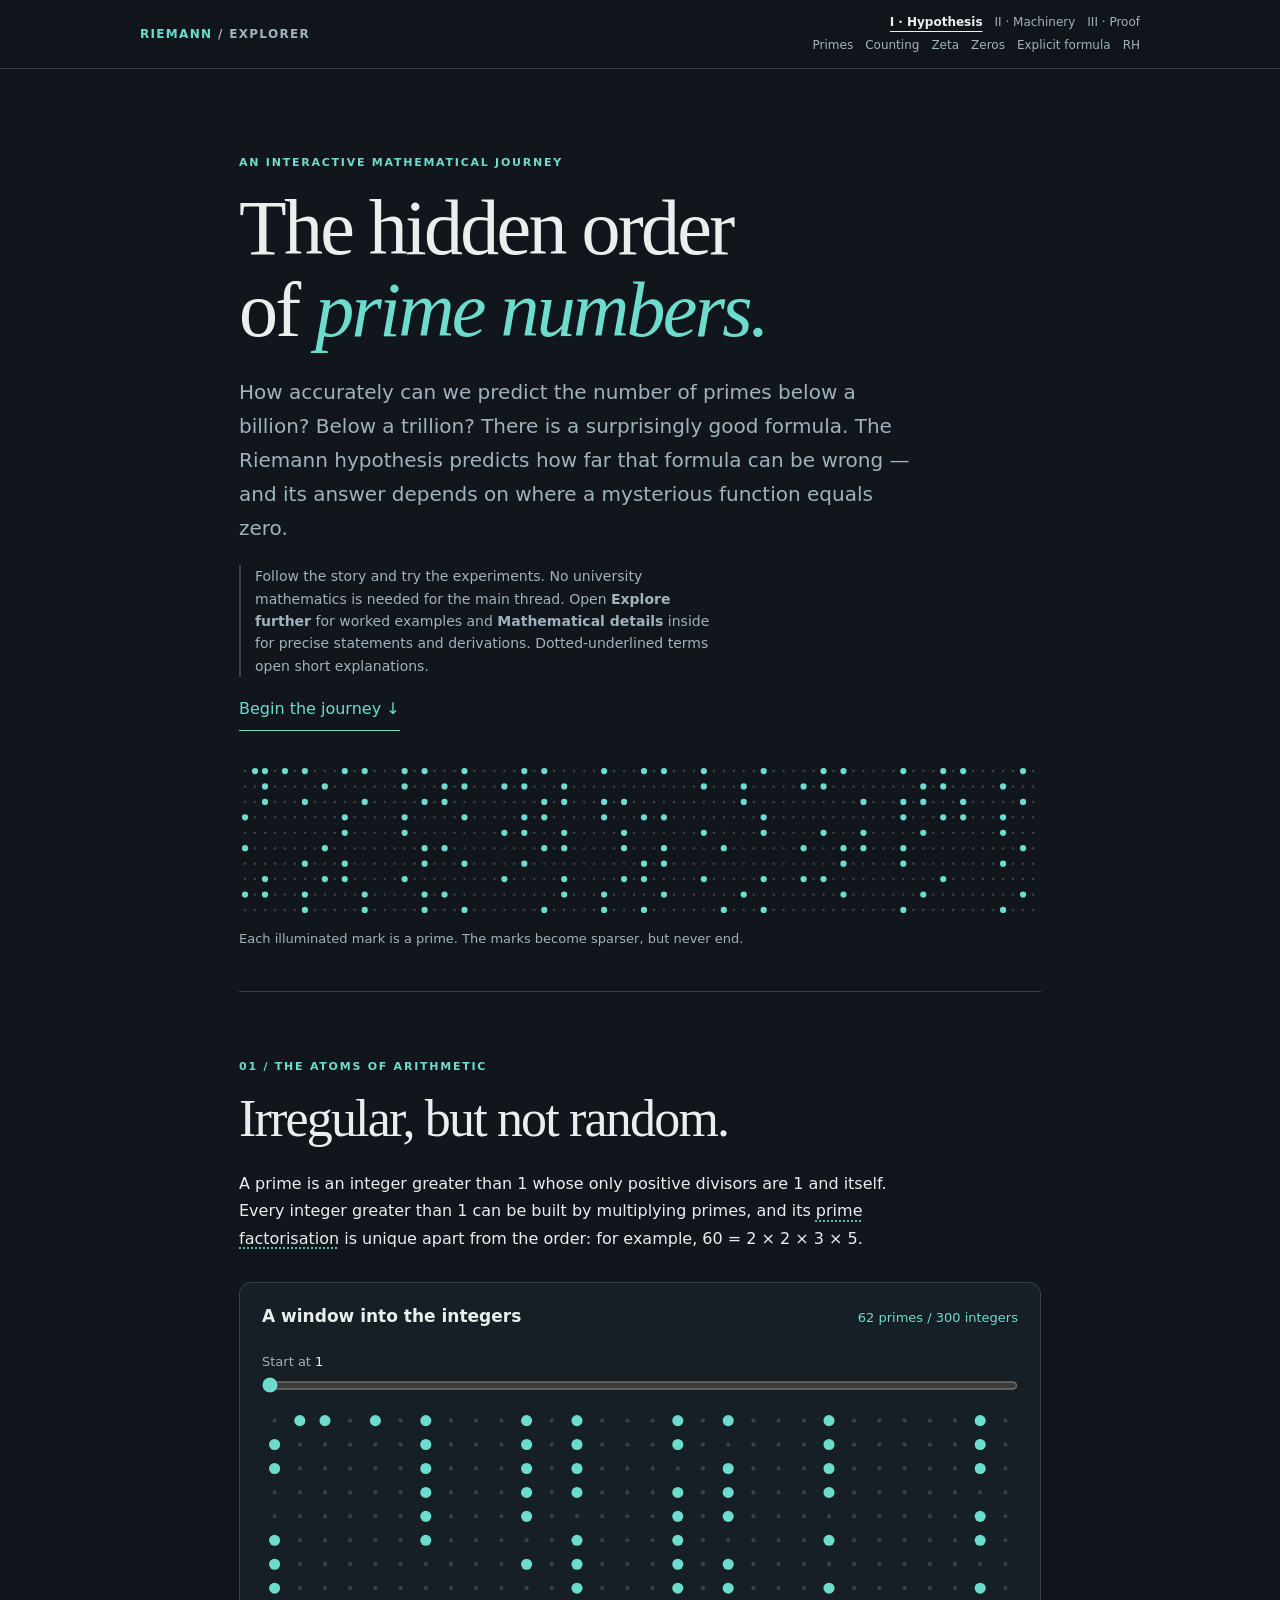
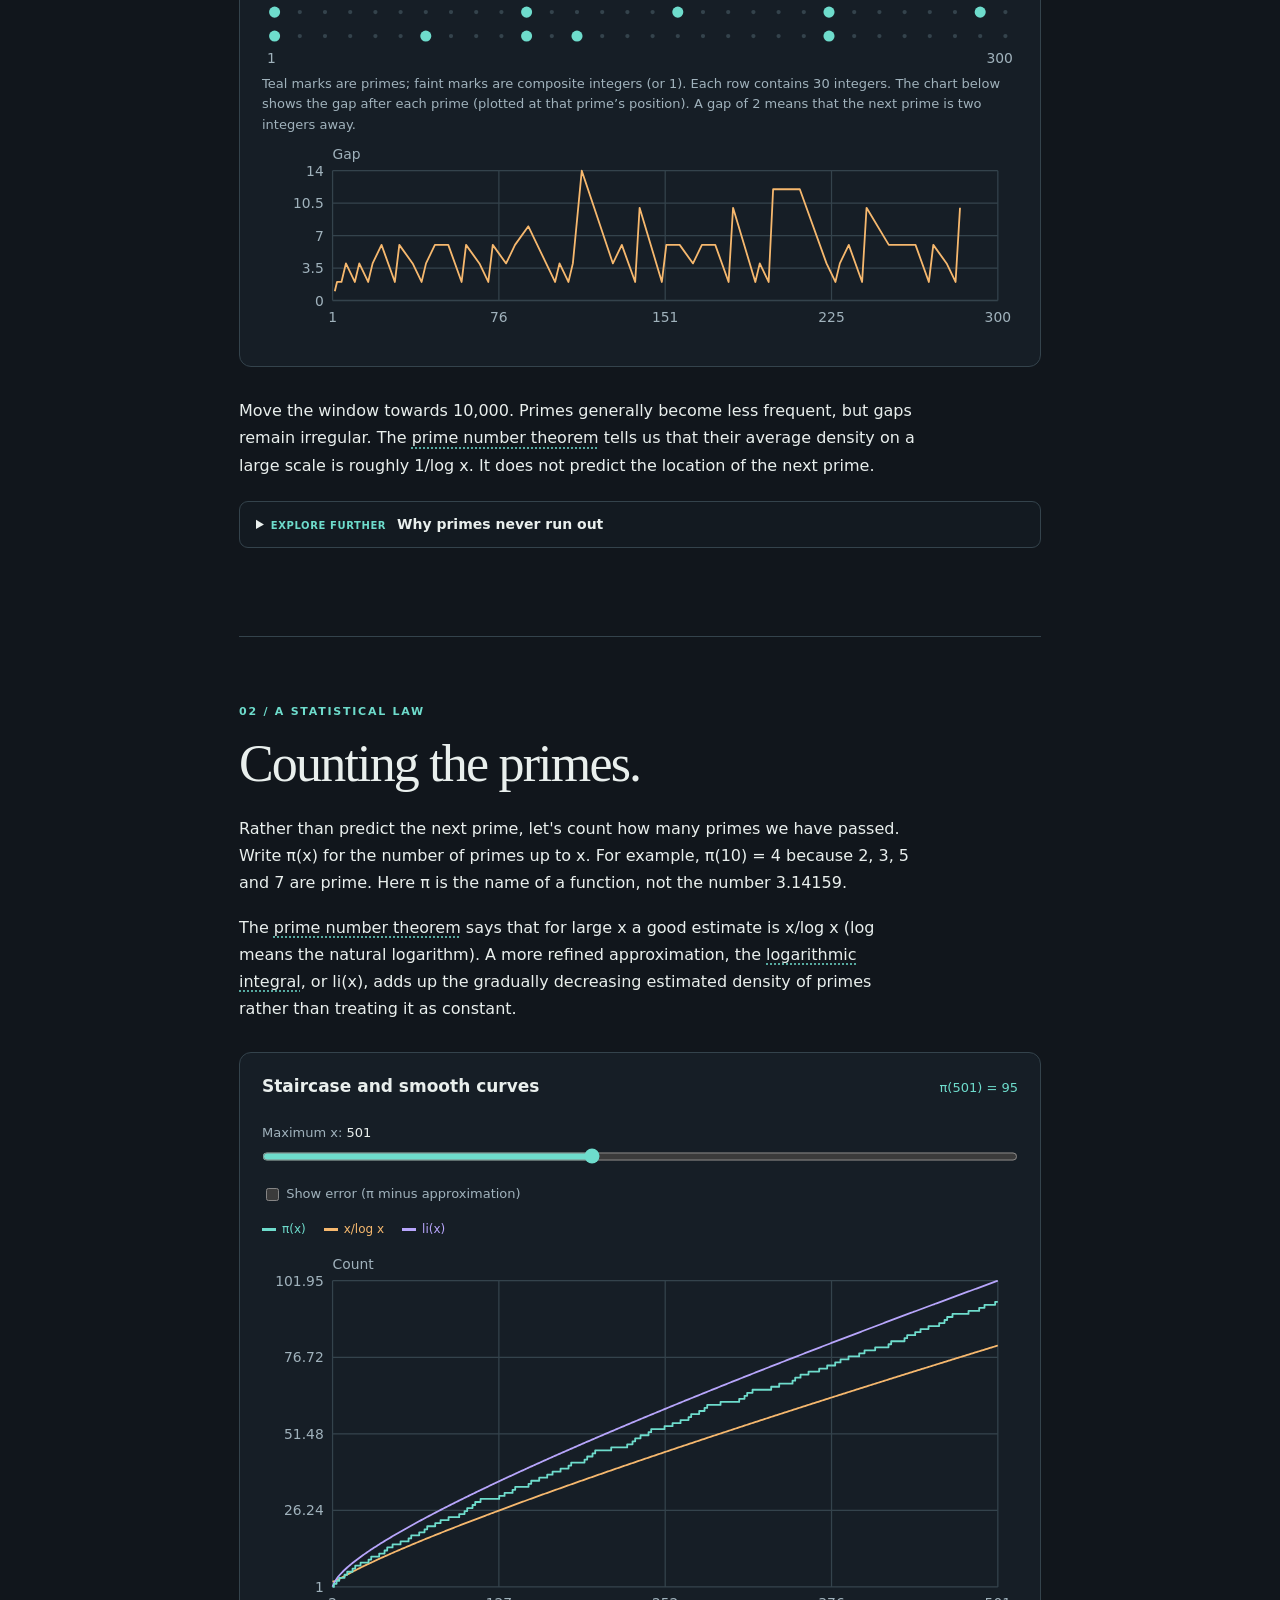
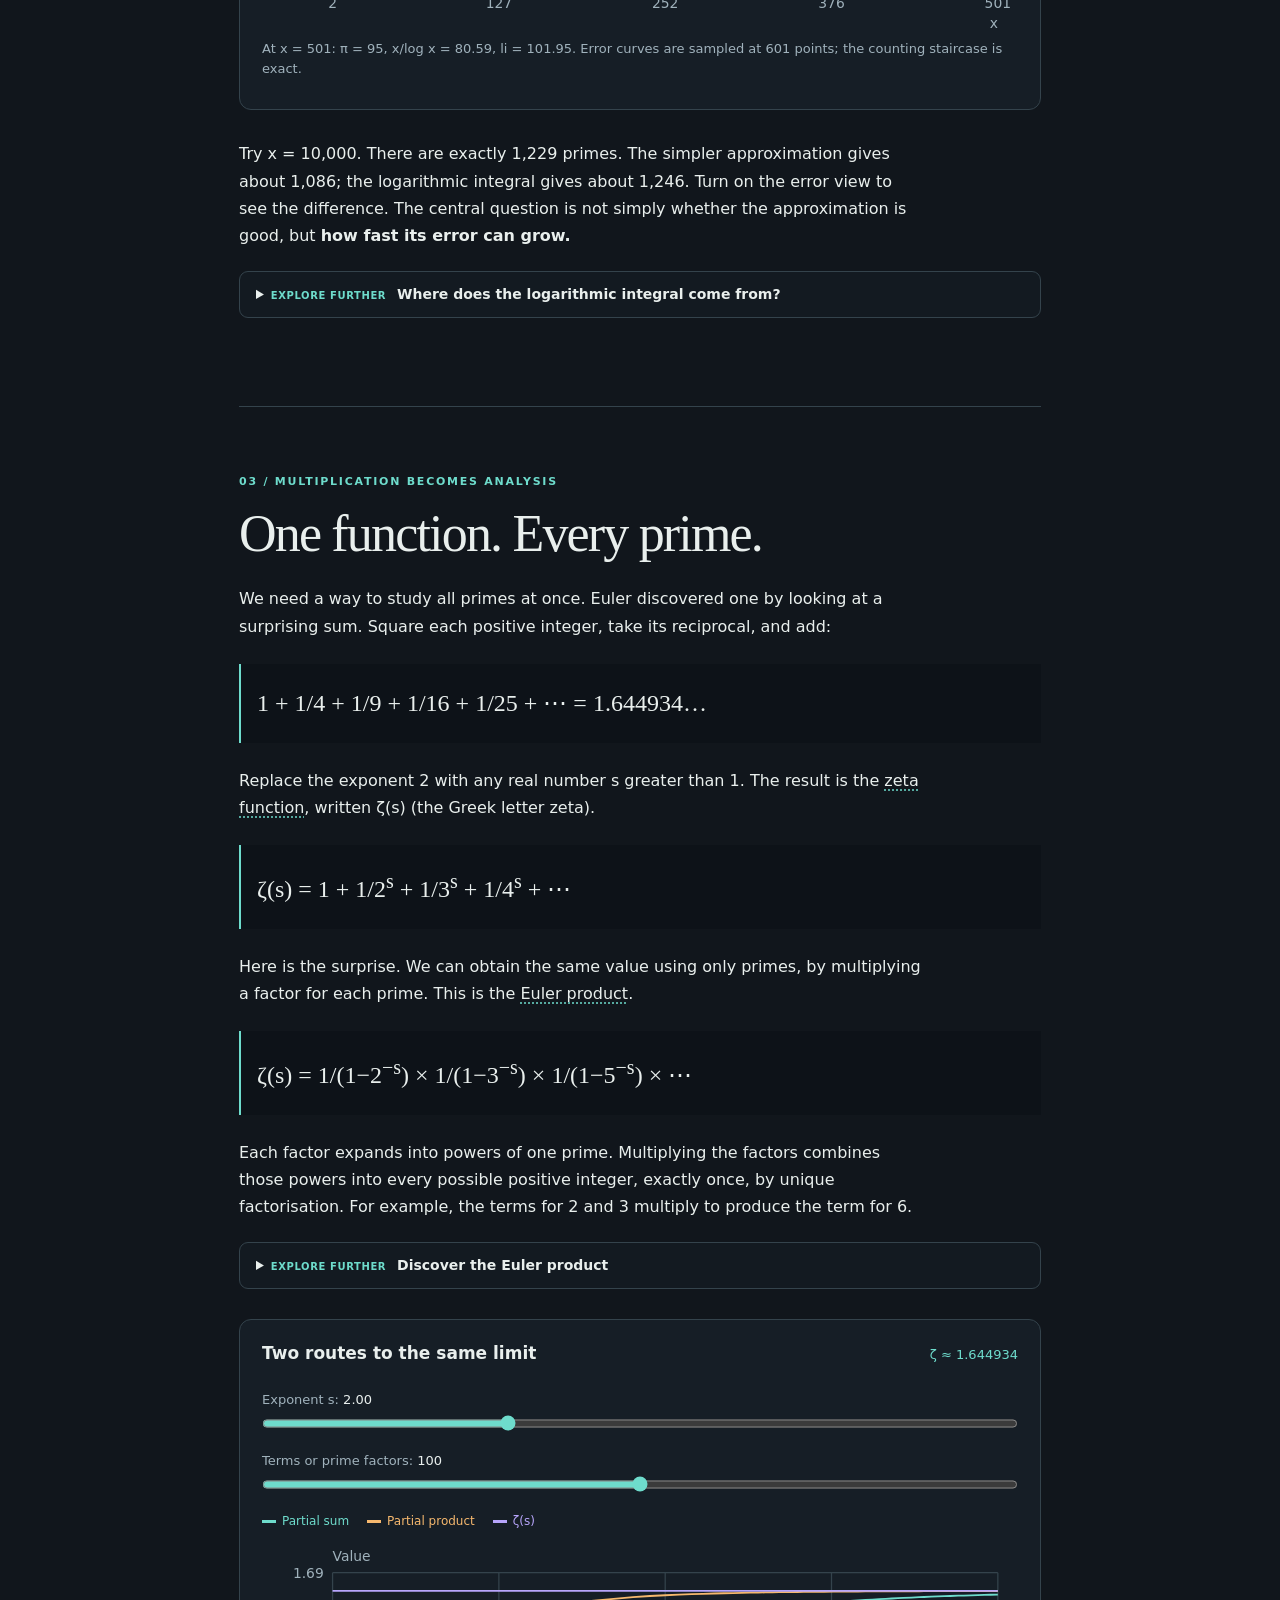
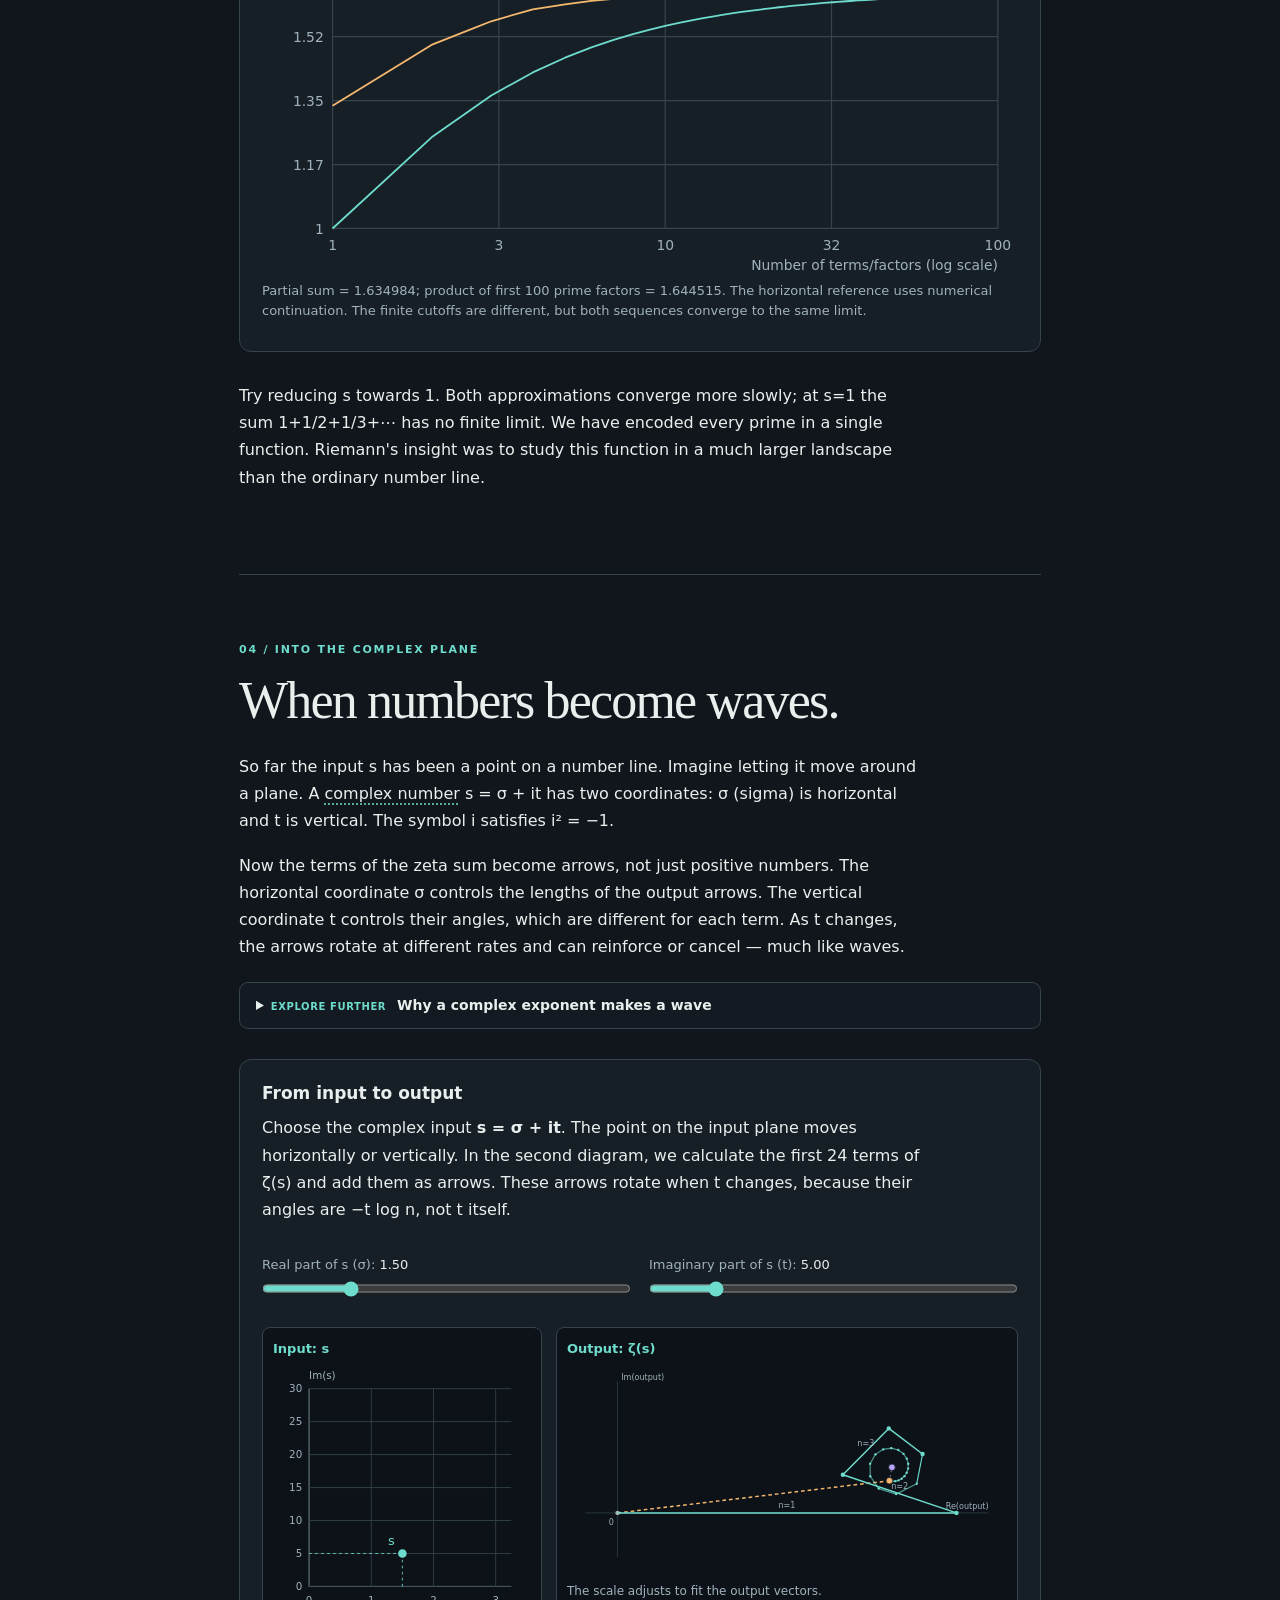
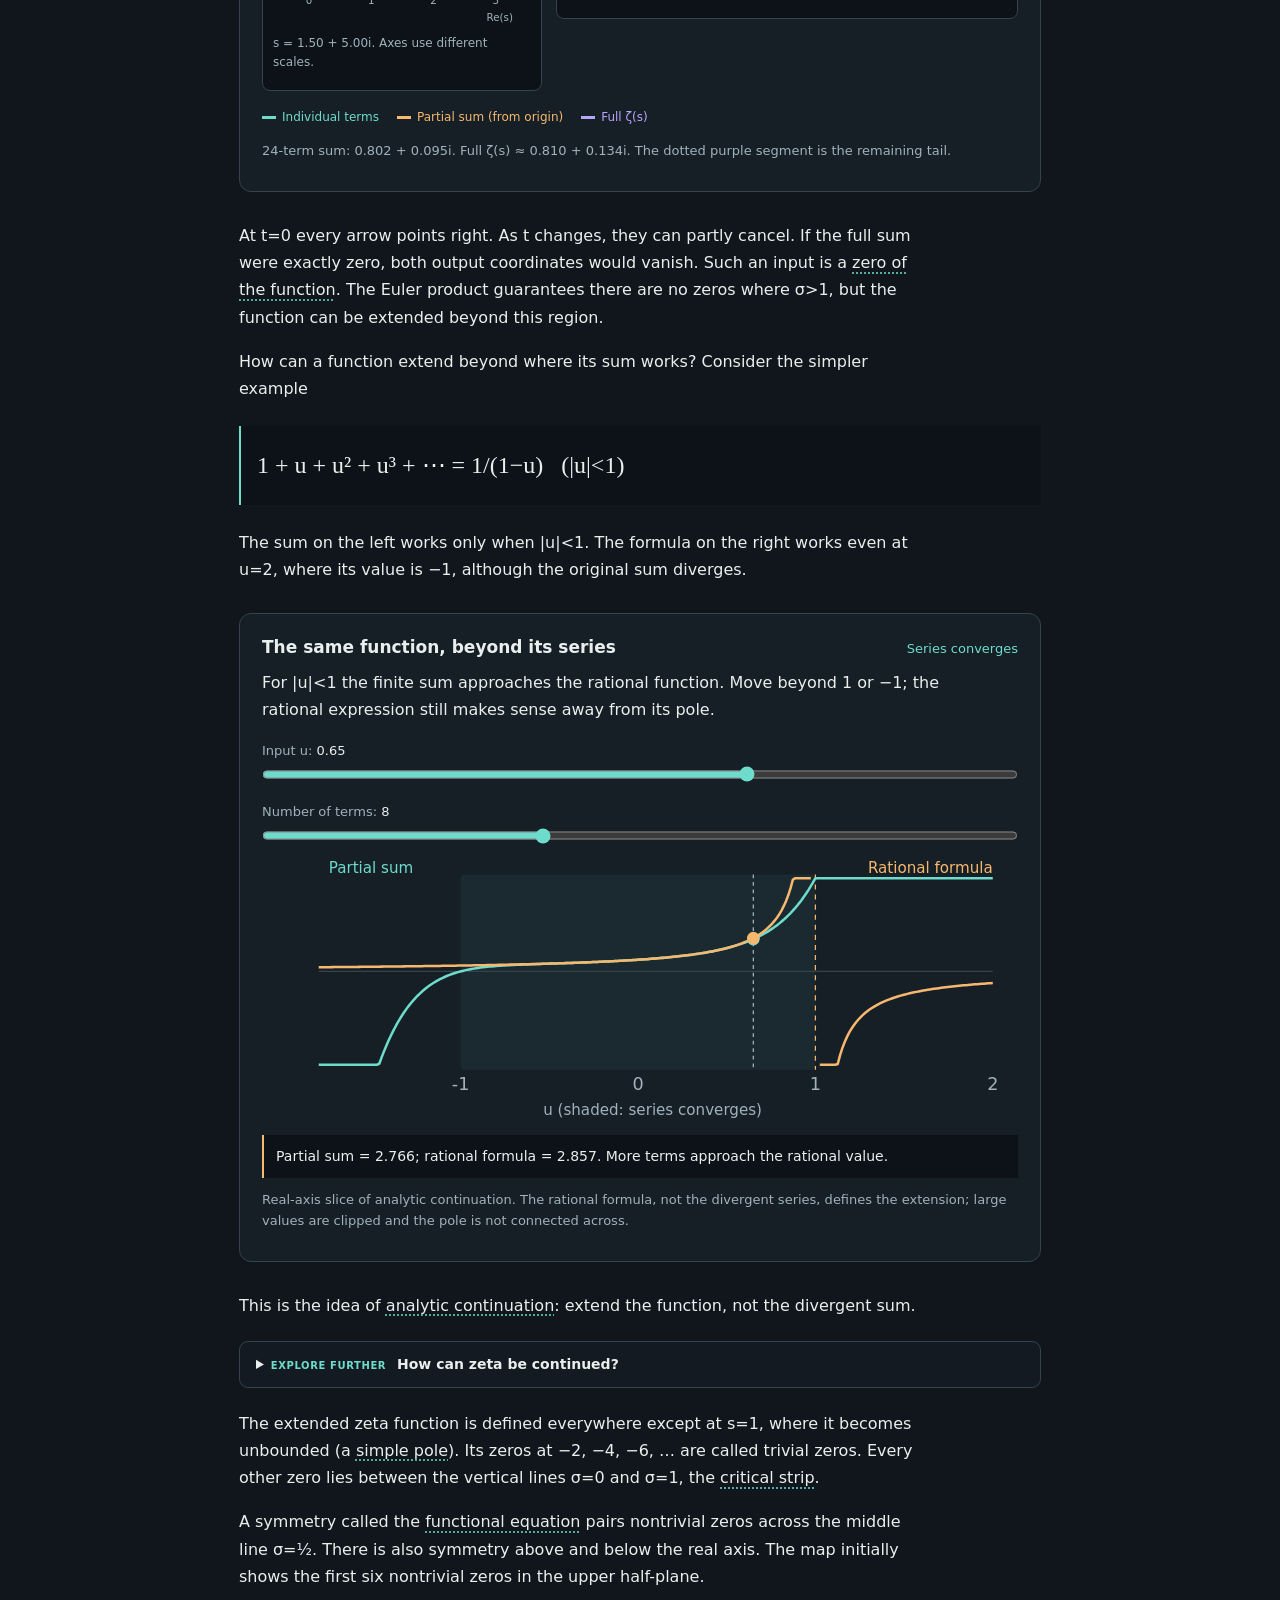
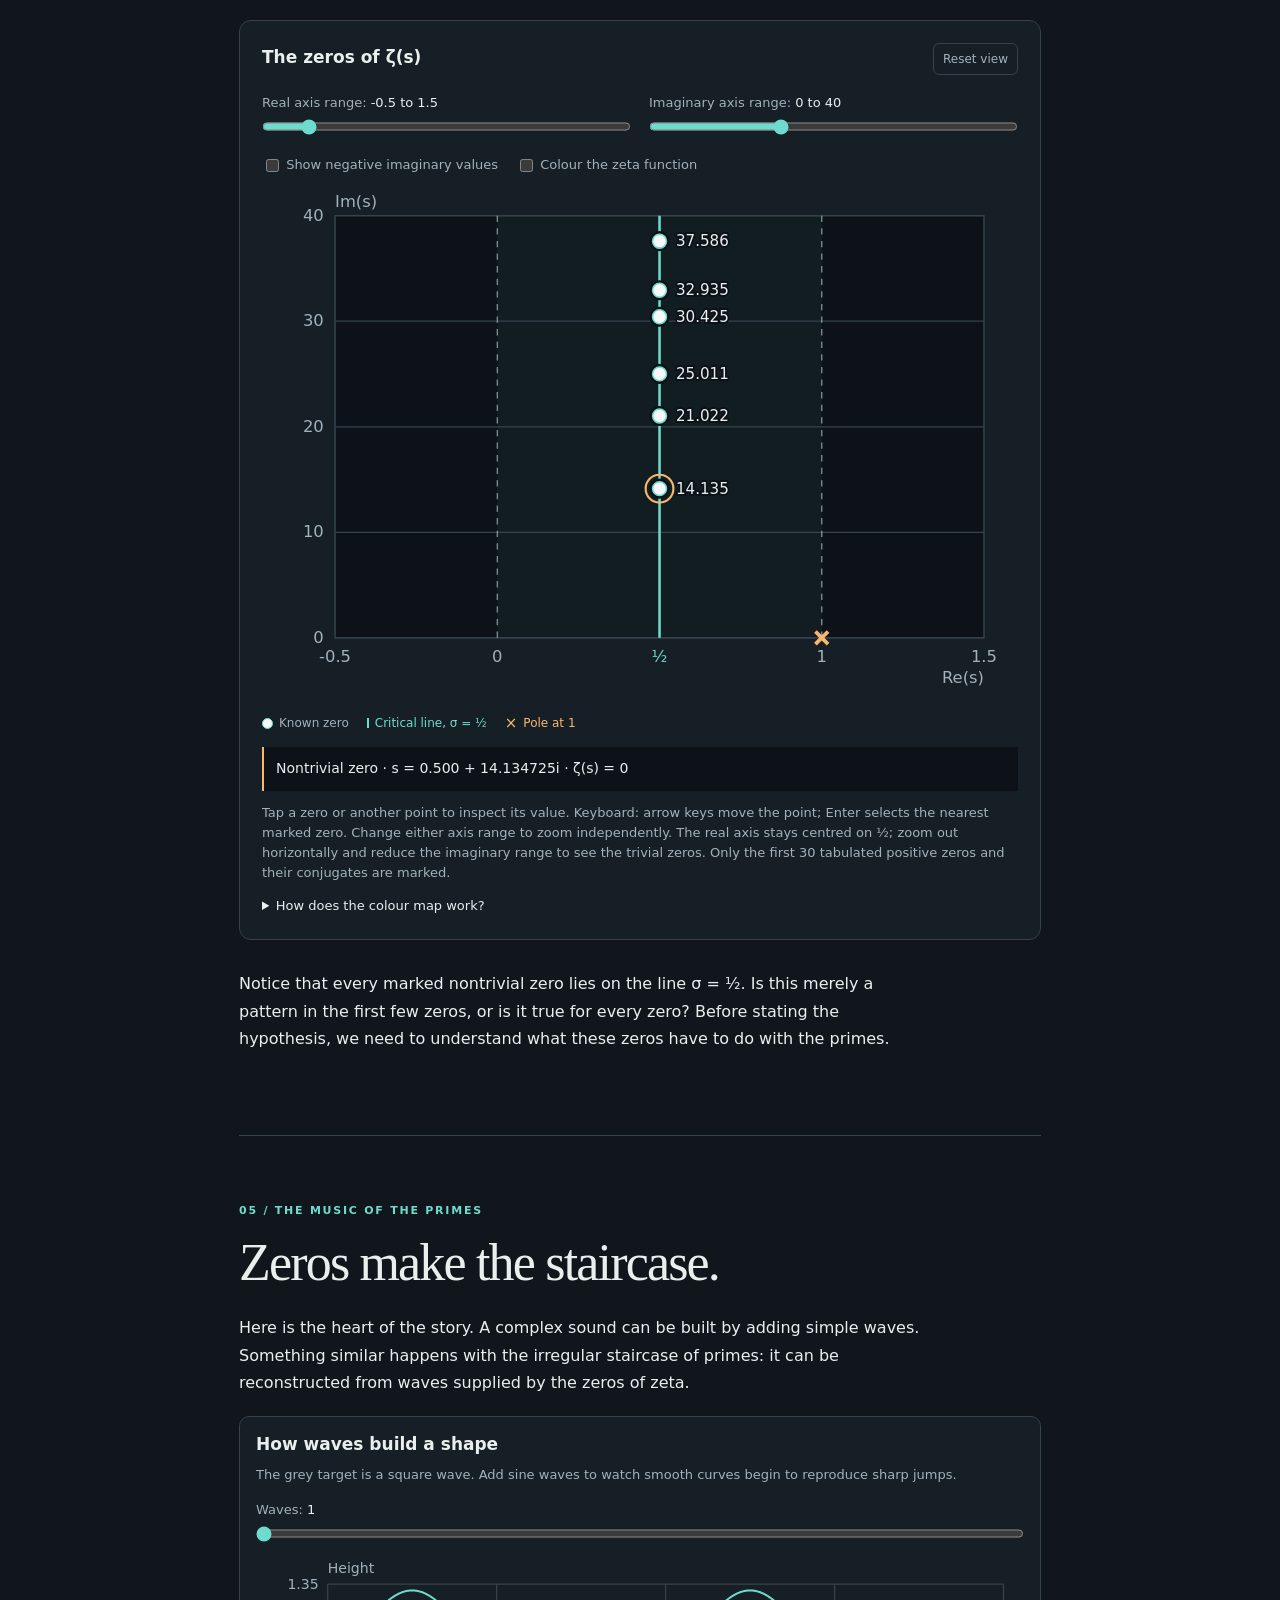
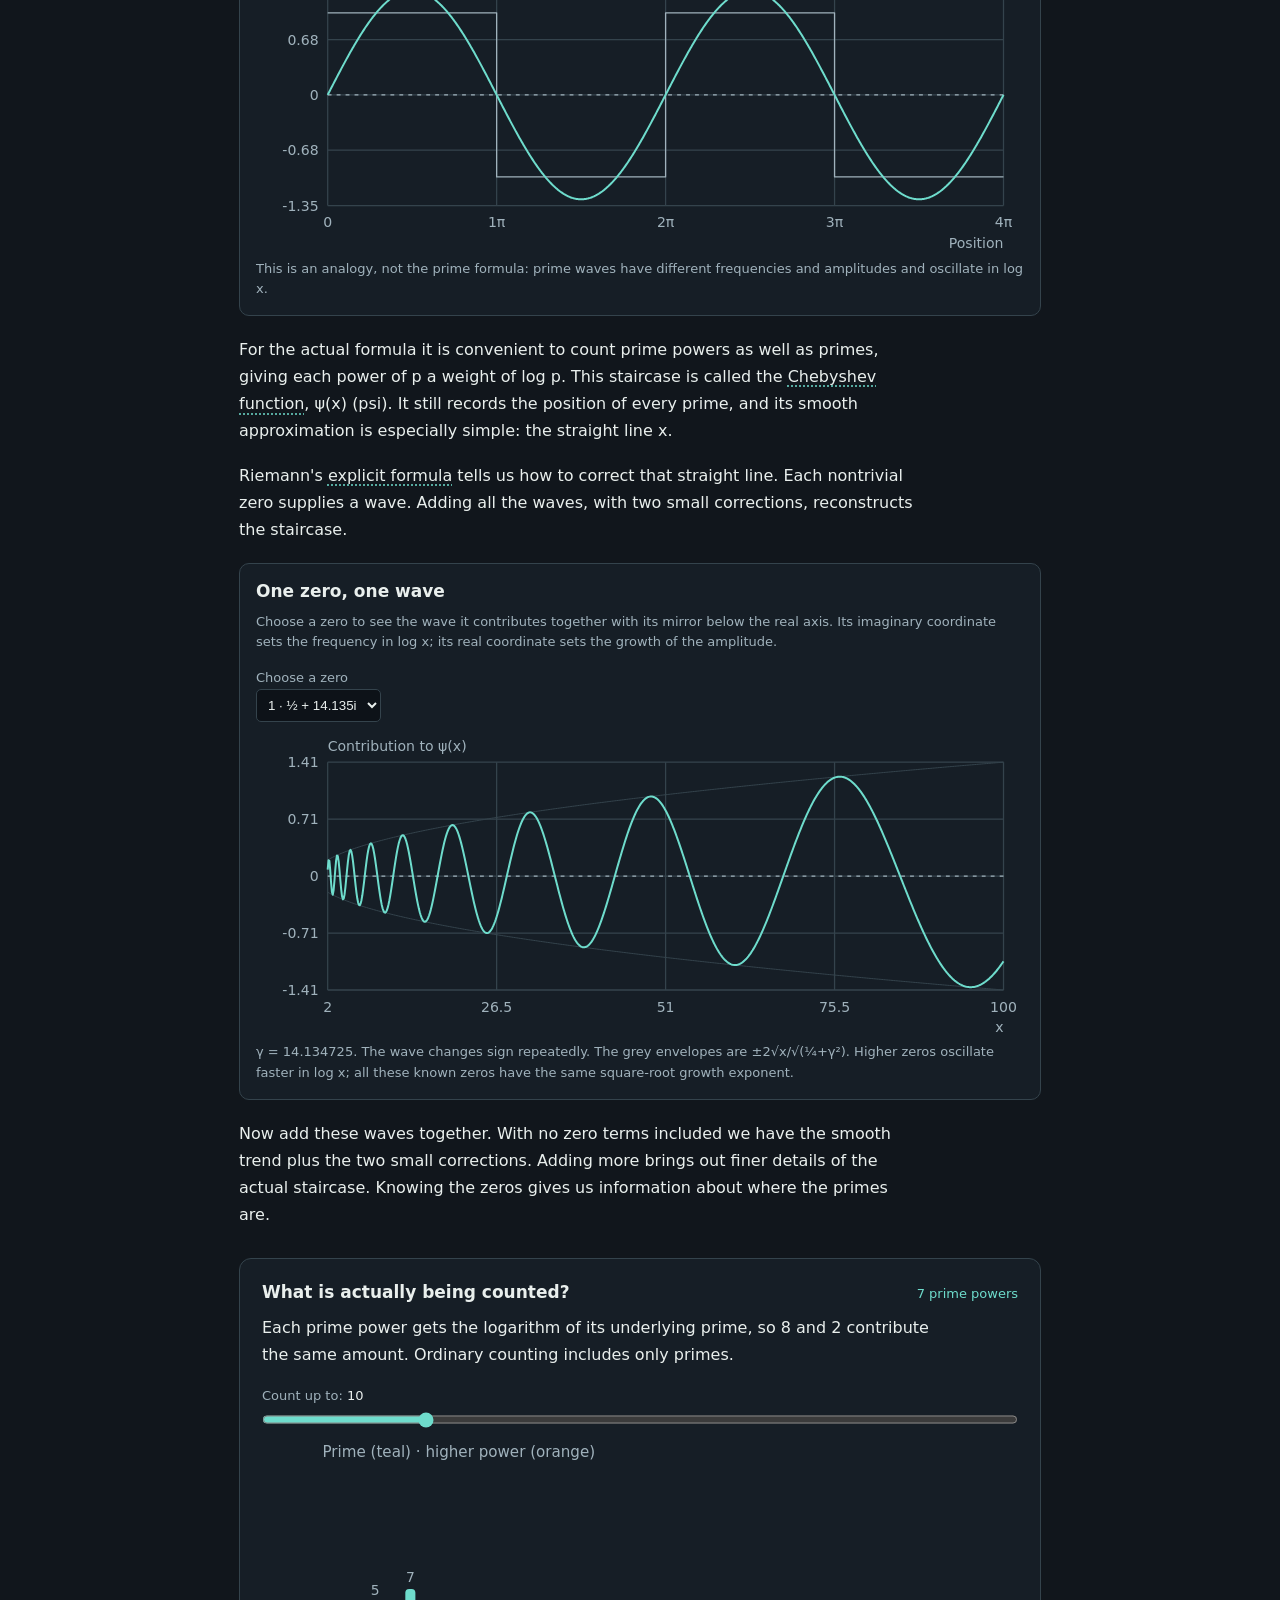
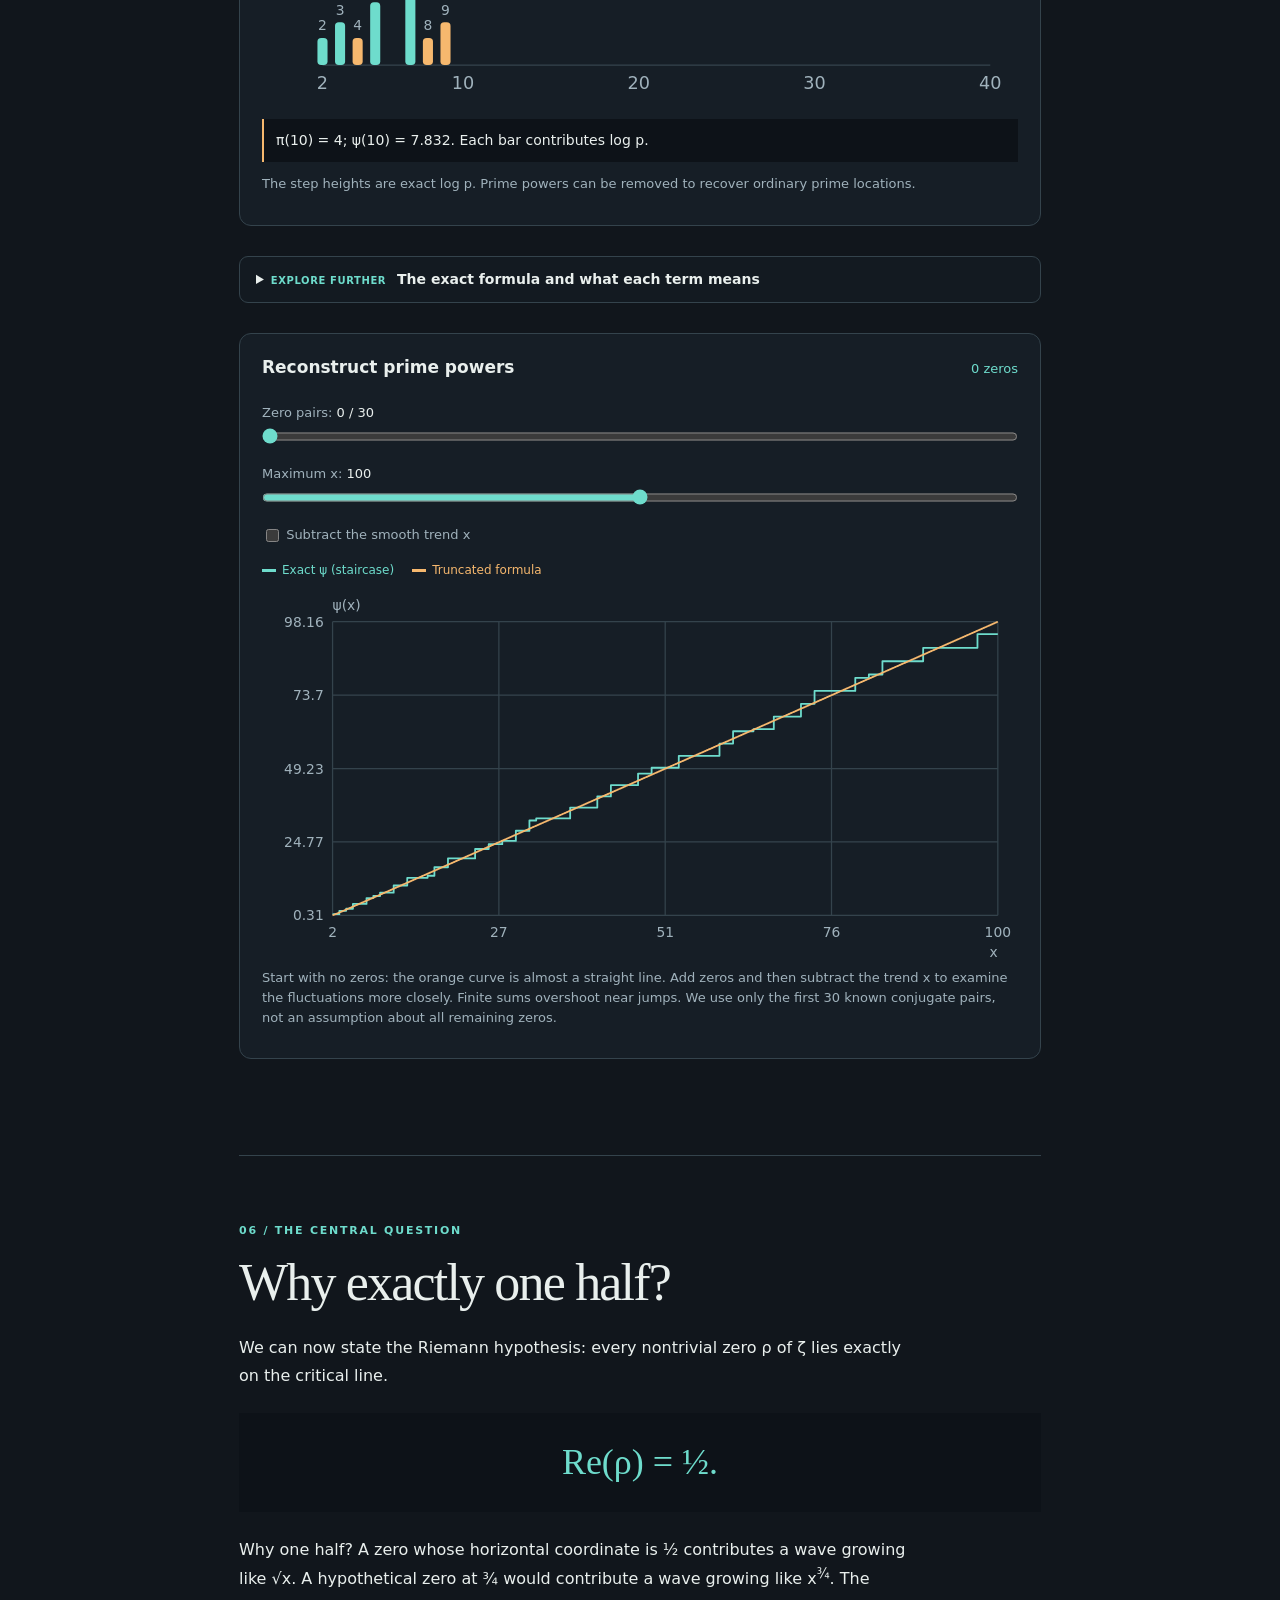
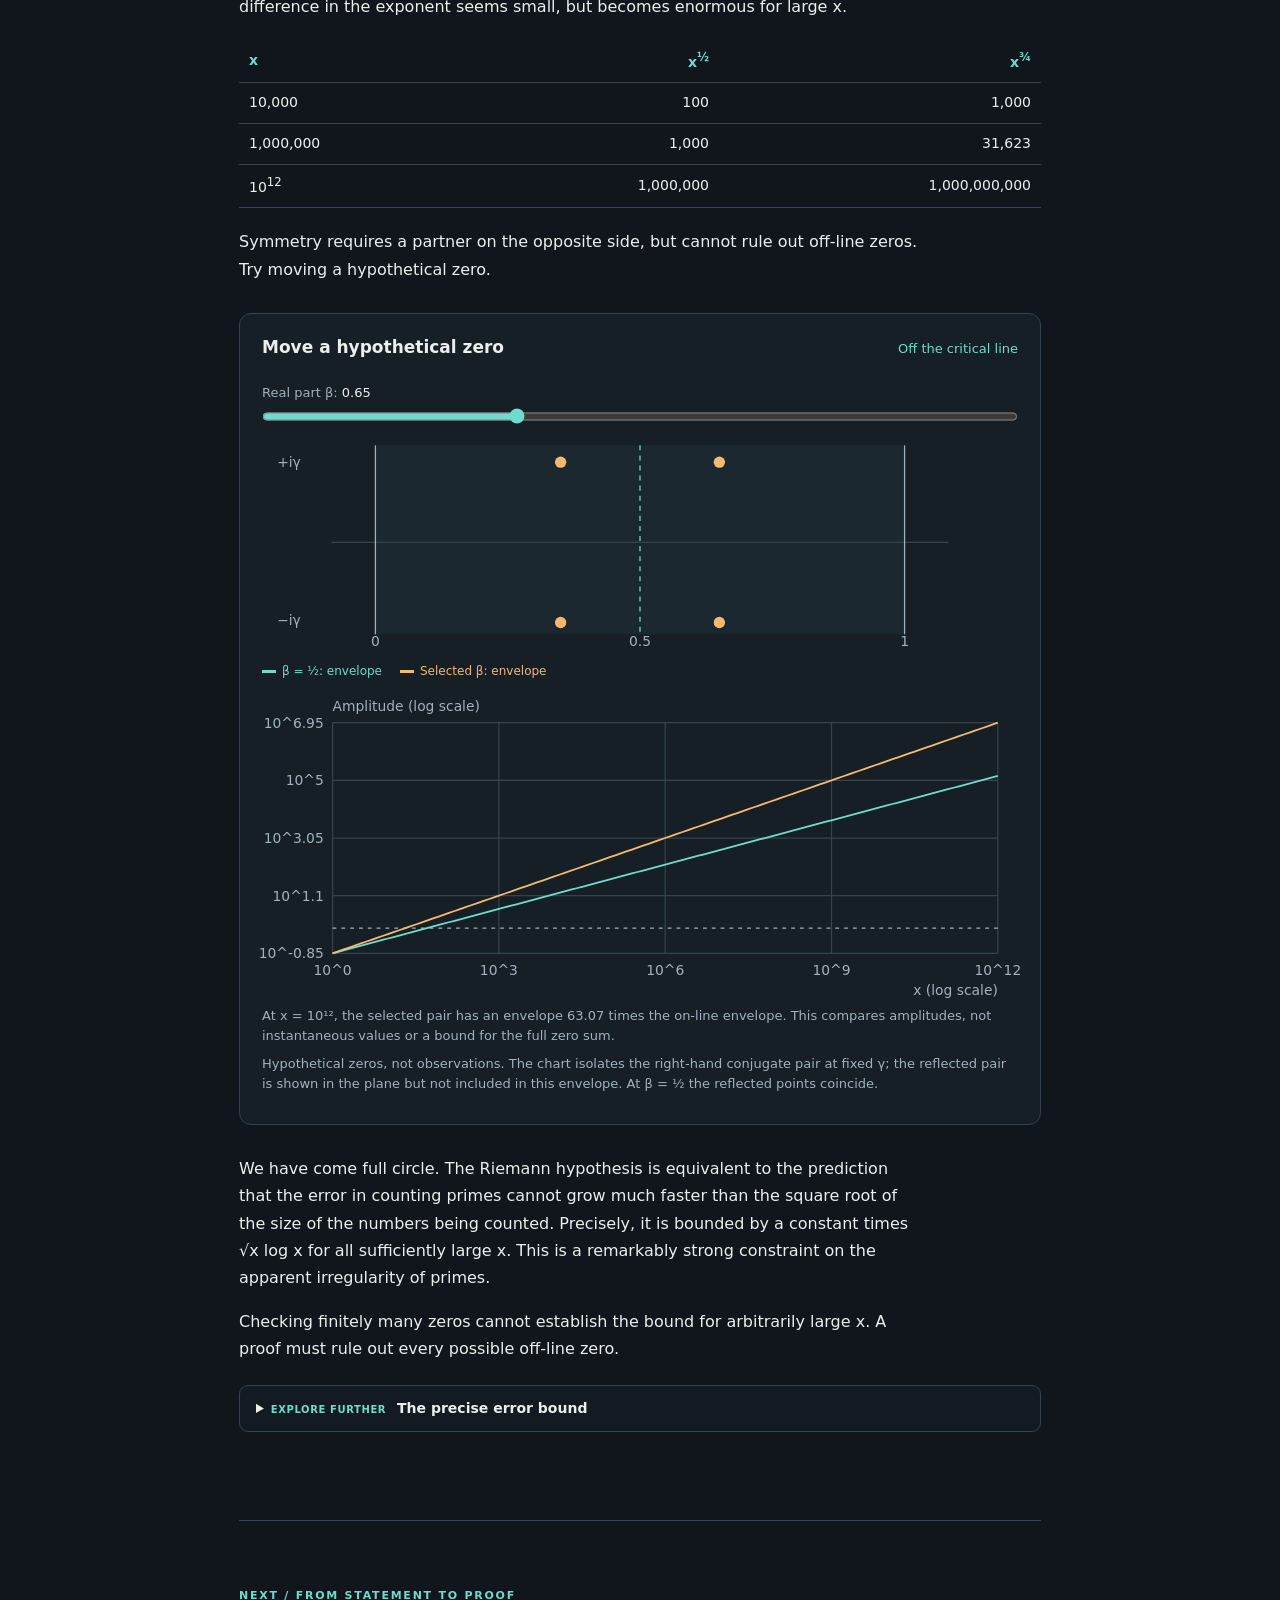
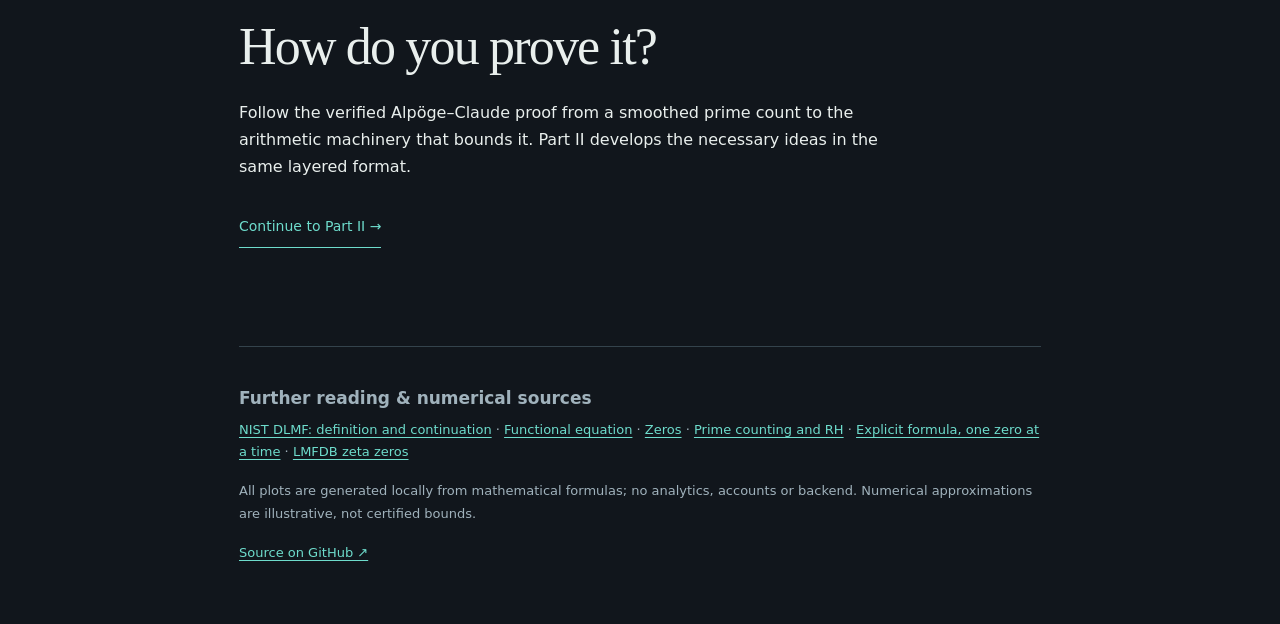
<file: index.html>
<!DOCTYPE html>
<html lang="en"><head><meta charset="utf-8"><meta name="viewport" content="width=device-width,initial-scale=1"><meta name="theme-color" content="#11161c"><meta name="description" content="An interactive mathematical journey from prime numbers to the Riemann hypothesis."><title>Riemann — The hidden order of primes</title><link rel="stylesheet" href="./style.css"></head>
<body><header class="top"><a class="brand" href="./index.html">RIEMANN<span> / EXPLORER</span></a><div class="nav-stack"><nav class="part-nav" aria-label="Parts"><a href="./index.html" aria-current="page">I · Hypothesis</a><a href="./proof.html">II · Machinery</a><a href="./argument.html">III · Proof</a></nav><nav class="chapter-nav" aria-label="Chapters"><a href="#primes">Primes</a><a href="#counting">Counting</a><a href="#euler">Zeta</a><a href="#complex">Zeros</a><a href="#music">Explicit formula</a><a href="#rh">RH</a></nav></div></header>
<main id="top">
<section class="hero"><div class="eyebrow">AN INTERACTIVE MATHEMATICAL JOURNEY</div><h1>The hidden order<br>of <em>prime numbers.</em></h1><p>How accurately can we predict the number of primes below a billion? Below a trillion? There is a surprisingly good formula. The Riemann hypothesis predicts how far that formula can be wrong — and its answer depends on where a mysterious function equals zero.</p><div class="reading-guide"><p>Follow the story and try the experiments. No university mathematics is needed for the main thread. Open <strong>Explore further</strong> for worked examples and <strong>Mathematical details</strong> inside for precise statements and derivations. Dotted-underlined terms open short explanations.</p></div><a class="begin" href="#primes">Begin the journey ↓</a><svg id="hero-art" viewBox="0 0 800 155" role="img" aria-label="The first 800 integers with prime numbers highlighted"></svg><div class="fine">Each illuminated mark is a prime. The marks become sparser, but never end.</div></section>
<section id="primes"><div class="eyebrow">01 / THE ATOMS OF ARITHMETIC</div><h2>Irregular, but not random.</h2><p>A prime is an integer greater than 1 whose only positive divisors are 1 and itself. Every integer greater than 1 can be built by multiplying primes, and its <a class="concept" data-concept="factor" href="https://en.wikipedia.org/wiki/Fundamental_theorem_of_arithmetic">prime factorisation</a> is unique apart from the order: for example, 60 = 2 × 2 × 3 × 5.</p>
<div class="lab"><div class="labhead"><h3>A window into the integers</h3><output id="prime-stat"></output></div><label for="prime-start">Start at <output id="prime-start-val"></output></label><input id="prime-start" type="range" min="1" max="9701" step="1" value="1"><svg id="prime-grid" viewBox="0 0 600 205" role="img" aria-label="300 consecutive integers, primes highlighted"></svg><p class="fine">Teal marks are primes; faint marks are composite integers (or 1). Each row contains 30 integers. The chart below shows the gap after each prime (plotted at that prime’s position). A gap of 2 means that the next prime is two integers away.</p><svg id="gaps" viewBox="0 0 600 160" role="img" aria-label="Prime gaps"></svg></div>
<p>Move the window towards 10,000. Primes generally become less frequent, but gaps remain irregular. The <a class="concept" data-concept="pnt" href="https://dlmf.nist.gov/25.16">prime number theorem</a> tells us that their average density on a large scale is roughly 1/log x. It does not predict the location of the next prime.</p><details class="depth"><summary><span class="depth-tag">Explore further</span> Why primes never run out</summary><div class="depth-content"><p>Suppose we had a complete finite list of primes. Multiply them together and add 1. The result leaves remainder 1 when divided by any prime on the list, yet every integer greater than 1 has a prime divisor. There must be another prime. This proves primes never stop, but says little about how often they occur.</p><details class="derivation"><summary>Mathematical details</summary><div class="depth-content"><p>Writing pₙ for the nth prime, the prime number theorem π(x) ∼ x/log x is equivalent to pₙ ∼ n log n. Thus the average of the first n−1 gaps, (pₙ−2)/(n−1), is asymptotic to log n and also log pₙ. This says nothing about the size of an individual gap or an arbitrary short interval.</p><p><a href="https://dlmf.nist.gov/25.16" target="_blank" rel="noopener">NIST DLMF: prime counting ↗</a></p></div></details></div></details></section>
<section id="counting"><div class="eyebrow">02 / A STATISTICAL LAW</div><h2>Counting the primes.</h2><p>Rather than predict the next prime, let's count how many primes we have passed. Write π(x) for the number of primes up to x. For example, π(10) = 4 because 2, 3, 5 and 7 are prime. Here π is the name of a function, not the number 3.14159.</p><p>The <a class="concept" data-concept="pnt" href="https://dlmf.nist.gov/25.16">prime number theorem</a> says that for large x a good estimate is x/log x (log means the natural logarithm). A more refined approximation, the <a class="concept" data-concept="li" href="https://dlmf.nist.gov/6.2">logarithmic integral</a>, or li(x), adds up the gradually decreasing estimated density of primes rather than treating it as constant.</p><div class="lab"><div class="labhead"><h3>Staircase and smooth curves</h3><output id="count-stat"></output></div><label for="count-max">Maximum x: <output id="count-max-val"></output></label><input id="count-max" type="range" min="1.7" max="4" step=".01" value="2.7"><div class="toggle"><label><input type="checkbox" id="count-error"> Show error (π minus approximation)</label></div><div class="legend"><span class="a">π(x)</span><span class="b">x/log x</span><span class="c">li(x)</span></div><svg id="count-plot" viewBox="0 0 600 300" role="img" aria-label="Prime counting and approximations or their errors"></svg><p class="fine" id="count-detail"></p></div><p>Try x = 10,000. There are exactly 1,229 primes. The simpler approximation gives about 1,086; the logarithmic integral gives about 1,246. Turn on the error view to see the difference. The central question is not simply whether the approximation is good, but <strong>how fast its error can grow.</strong></p><details class="depth"><summary><span class="depth-tag">Explore further</span> Where does the logarithmic integral come from?</summary><div class="depth-content"><p>Imagine that near a large number t, roughly one integer in log t is prime. The estimated density is 1/log t. Adding small rectangles under this density curve estimates the count over an interval. An integral is the limit of that process.</p><div class="mini-lab"><label for="density-x">Count from 2 to <output id="density-x-val"></output></label><input type="range" id="density-x" min="20" max="500" value="100" step="1"><svg id="density-plot" viewBox="0 0 600 235" role="img" aria-label="Area under estimated prime density"></svg><p class="fine" id="density-detail"></p></div><p>The usual li(x) adds a fixed constant to this area, which becomes relatively unimportant at large x.</p><details class="derivation"><summary>Mathematical details</summary><div class="depth-content"><p>The <a class="concept" data-concept="asymptotic" href="https://en.wikipedia.org/wiki/Asymptotic_analysis">asymptotic equivalence</a> f(x) ∼ g(x) means f(x)/g(x) → 1. The prime number theorem is</p><div class="equation">π(x) ∼ x/log x ∼ li(x).</div><p>By l'Hôpital's rule li(x) ∼ x/log x. Repeated integration by parts yields li(x)=x/log x+x/log²x+O(x/log³x), explaining the refined approximation. These asymptotics are not a pointwise probability law for primes.</p><div class="equation">li(x) = PV ∫<sub>0</sub><sup>x</sup> dt/log t = li(2) + ∫<sub>2</sub><sup>x</sup> dt/log t &nbsp; (x&gt;1).</div><p>PV is the Cauchy principal value at the singularity 1. <a href="https://dlmf.nist.gov/6.2" target="_blank" rel="noopener">NIST DLMF: logarithmic integral ↗</a></p></div></details></div></details></section>
<section id="euler"><div class="eyebrow">03 / MULTIPLICATION BECOMES ANALYSIS</div><h2>One function. Every prime.</h2><p>We need a way to study all primes at once. Euler discovered one by looking at a surprising sum. Square each positive integer, take its reciprocal, and add:</p><div class="equation">1 + 1/4 + 1/9 + 1/16 + 1/25 + ⋯ = 1.644934…</div><p>Replace the exponent 2 with any real number s greater than 1. The result is the <a class="concept" data-concept="zeta" href="https://dlmf.nist.gov/25.2">zeta function</a>, written ζ(s) (the Greek letter zeta).</p><div class="equation">ζ(s) = 1 + 1/2<sup>s</sup> + 1/3<sup>s</sup> + 1/4<sup>s</sup> + ⋯</div><p>Here is the surprise. We can obtain the same value using only primes, by multiplying a factor for each prime. This is the <a class="concept" data-concept="euler" href="https://dlmf.nist.gov/25.2">Euler product</a>.</p><div class="equation">ζ(s) = 1/(1−2<sup>−s</sup>) × 1/(1−3<sup>−s</sup>) × 1/(1−5<sup>−s</sup>) × ⋯</div><p>Each factor expands into powers of one prime. Multiplying the factors combines those powers into every possible positive integer, exactly once, by unique factorisation. For example, the terms for 2 and 3 multiply to produce the term for 6.</p><details class="depth"><summary><span class="depth-tag">Explore further</span> Discover the Euler product</summary><div class="depth-content"><p>Set s=2 and use only primes 2 and 3. Their factors are the <a class="concept" data-concept="geometric" href="https://en.wikipedia.org/wiki/Geometric_series">geometric series</a> 1+1/4+1/16+⋯ and 1+1/9+1/81+⋯. Select a term from each to form a number 2ᵃ3ᵇ.</p><div class="mini-lab"><div class="control-pair"><div><label for="factor-a">Power of 2: <output id="factor-a-val"></output></label><input type="range" id="factor-a" min="0" max="5" value="2" step="1"></div><div><label for="factor-b">Power of 3: <output id="factor-b-val"></output></label><input type="range" id="factor-b" min="0" max="4" value="1" step="1"></div></div><svg id="factor-grid" viewBox="0 0 600 255" role="img" aria-label="Distinct integers made of powers of two and three"></svg><p class="readout" id="factor-detail"></p></div><p>5 is missing. Include its factor and it appears, together with 10, 15 and 30. In the limit every positive integer appears once.</p><details class="derivation"><summary>Mathematical details</summary><div class="depth-content"><p>For complex s with σ=Re(s)&gt;1, the series converges absolutely since |n<sup>−s</sup>|=n<sup>−σ</sup>. For a finite set of primes P, absolute convergence permits expansion:</p><div class="equation">∏<sub>p∈P</sub>(1−p<sup>−s</sup>)<sup>−1</sup> = ∑<sub>n: p|n ⇒ p∈P</sub> n<sup>−s</sup>.</div><p>Let P exhaust the primes and use dominated convergence. Also ∑<sub>p,k≥1</sub>p<sup>−ks</sup>/k converges absolutely and locally uniformly. Its exponential equals ζ(s), proving nonvanishing in σ&gt;1 and justifying logarithmic differentiation later. <a href="https://dlmf.nist.gov/25.2" target="_blank" rel="noopener">NIST DLMF: Euler product ↗</a></p></div></details></div></details><div class="lab"><div class="labhead"><h3>Two routes to the same limit</h3><output id="euler-stat"></output></div><label for="euler-s">Exponent s: <output id="euler-s-val"></output></label><input id="euler-s" type="range" min="1.05" max="4" step=".05" value="2"><label for="euler-n">Terms or prime factors: <output id="euler-n-val"></output></label><input id="euler-n" type="range" min="1" max="3" step=".01" value="2"><div class="legend"><span class="a">Partial sum</span><span class="b">Partial product</span><span class="c">ζ(s)</span></div><svg id="euler-plot" viewBox="0 0 600 260" role="img" aria-label="Partial Euler product and series"></svg><p class="fine" id="euler-detail"></p></div>
<p>Try reducing s towards 1. Both approximations converge more slowly; at s=1 the sum 1+1/2+1/3+⋯ has no finite limit. We have encoded every prime in a single function. Riemann's insight was to study this function in a much larger landscape than the ordinary number line.</p></section>
<section id="complex"><div class="eyebrow">04 / INTO THE COMPLEX PLANE</div><h2>When numbers become waves.</h2>
<p>So far the input s has been a point on a number line. Imagine letting it move around a plane. A <a class="concept" data-concept="complex" href="https://en.wikipedia.org/wiki/Complex_number">complex number</a> s = σ + it has two coordinates: σ (sigma) is horizontal and t is vertical. The symbol i satisfies i² = −1.</p><p>Now the terms of the zeta sum become arrows, not just positive numbers. The horizontal coordinate σ controls the lengths of the output arrows. The vertical coordinate t controls their angles, which are different for each term. As t changes, the arrows rotate at different rates and can reinforce or cancel — much like waves.</p><details class="depth"><summary><span class="depth-tag">Explore further</span> Why a complex exponent makes a wave</summary><div class="depth-content"><p><a class="concept" data-concept="exp" href="https://en.wikipedia.org/wiki/Euler%27s_formula">Euler's formula</a> says exp(iθ)=cos θ+i sin θ, an arrow of length 1 at angle θ. Therefore</p><div class="equation">n<sup>−s</sup> = n<sup>−σ</sup>[cos(t log n) − i sin(t log n)].</div><p>The second term has length 2<sup>−σ</sup> and angle −t log 2; the third has length 3<sup>−σ</sup> and angle −t log 3. They turn at different rates. The logarithmic scale will reappear when we reconstruct the primes.</p><details class="derivation"><summary>Mathematical details</summary><div class="depth-content"><p>For σ&gt;1, ζ(σ+it) is exactly the Fourier transform (negative-exponential convention) of the finite measure ∑<sub>n≥1</sub>n<sup>−σ</sup>δ<sub>log n</sub>. The variable t probes oscillations on a logarithmic scale. This identity does not alone justify continuing the divergent series into σ≤1, or establish the explicit formula.</p></div></details></div></details><div class="lab"><h3>From input to output</h3><p>Choose the complex input <strong>s = σ + it</strong>. The point on the input plane moves horizontally or vertically. In the second diagram, we calculate the first 24 terms of ζ(s) and add them as arrows. These arrows rotate when t changes, because their angles are −t log n, not t itself.</p><div class="control-pair"><div><label for="vec-s">Real part of s (σ): <output id="vec-s-val"></output></label><input id="vec-s" type="range" min="1.05" max="3" step=".05" value="1.5"></div><div><label for="vec-t">Imaginary part of s (t): <output id="vec-t-val"></output></label><input id="vec-t" type="range" min="0" max="30" step=".05" value="5"></div></div><div class="complex-stage"><div class="plane-panel"><h4>Input: s</h4><svg id="vector-input" viewBox="0 0 300 300" role="img" aria-label="Input complex plane, horizontal real part and vertical imaginary part"></svg><p class="fine" id="vector-input-detail"></p></div><div class="plane-panel"><h4>Output: ζ(s)</h4><svg id="vector" viewBox="0 0 600 280" role="img" aria-label="Output plane: head-to-tail sum of the first 24 complex zeta terms"></svg><p class="fine">The scale adjusts to fit the output vectors.</p></div></div><div class="legend"><span class="a">Individual terms</span><span class="b">Partial sum (from origin)</span><span class="c">Full ζ(s)</span></div><p class="fine" id="vector-detail"></p></div>
<p>At t=0 every arrow points right. As t changes, they can partly cancel. If the full sum were exactly zero, both output coordinates would vanish. Such an input is a <a class="concept" data-concept="zero" href="https://dlmf.nist.gov/25.10">zero of the function</a>. The Euler product guarantees there are no zeros where σ&gt;1, but the function can be extended beyond this region.</p><p>How can a function extend beyond where its sum works? Consider the simpler example</p><div class="equation">1 + u + u² + u³ + ⋯ = 1/(1−u) &nbsp; (|u|&lt;1)</div><p>The sum on the left works only when |u|&lt;1. The formula on the right works even at u=2, where its value is −1, although the original sum diverges. </p><div class="lab" id="continue-series-lab"><div class="labhead"><h3>The same function, beyond its series</h3><output id="continue-stat" aria-live="polite"></output></div><p>For |u|&lt;1 the finite sum approaches the rational function. Move beyond 1 or −1; the rational expression still makes sense away from its pole.</p><label for="continue-u">Input u: <output id="continue-u-val"></output></label><input id="continue-u" type="range" min="-1.8" max="2" step="0.05" value="0.65"><label for="continue-n">Number of terms: <output id="continue-n-val"></output></label><input id="continue-n" type="range" min="1" max="20" step="1" value="8"><svg id="continue-plot" viewBox="0 0 600 210" role="img" aria-label="Partial geometric sum and rational continuation, values clipped to visible range"></svg><p class="readout" id="continue-detail"></p><p class="fine">Real-axis slice of analytic continuation. The rational formula, not the divergent series, defines the extension; large values are clipped and the pole is not connected across.</p></div><p>This is the idea of <a class="concept" data-concept="continuation" href="https://dlmf.nist.gov/25.2">analytic continuation</a>: extend the function, not the divergent sum.</p><details class="depth"><summary><span class="depth-tag">Explore further</span> How can zeta be continued?</summary><div class="depth-content"><p>Instead of adding all the terms, alternate their signs. For real s&gt;0 the alternating sum converges. At s=1 it gives 1−1/2+1/3−1/4+⋯=log 2.</p><div class="equation">η(s)=1−2<sup>−s</sup>+3<sup>−s</sup>−4<sup>−s</sup>+⋯</div><p>Separating the even terms of the original sum gives η(s)=(1−2<sup>1−s</sup>)ζ(s). Where the denominator is nonzero, the quotient provides a formula for ζ in a larger region.</p><details class="derivation"><summary>Mathematical details</summary><div class="depth-content"><p>For Re(s)&gt;1, summation by parts gives ζ(s)=s∫<sub>1</sub><sup>∞</sup>⌊x⌋x<sup>−s−1</sup>dx. Write ⌊x⌋=x−{x}:</p><div class="equation">ζ(s)=s/(s−1)−s∫<sub>1</sub><sup>∞</sup>{x}x<sup>−s−1</sup>dx.</div><p>The integral converges locally uniformly for Re(s)&gt;0, giving a meromorphic continuation with residue 1 at s=1. Euler–Maclaurin summation extends it to the whole plane without further poles. The identity theorem ensures uniqueness; apparent nonreal singularities of the eta quotient in this region are removable.</p><div class="equation">ξ(s)=½s(s−1)π<sup>−s/2</sup>Γ(s/2)ζ(s)</div><p>The completed function ξ is entire, satisfies ξ(s)=ξ(1−s) and ξ(s̄) = ξ(s)̄, and its zeros are precisely the nontrivial zeros of ζ. Gamma factors explain the negative even zeros. Nonvanishing on Re(s)=1 is a substantive theorem, not a consequence of the symmetry alone. <a href="https://dlmf.nist.gov/25.4" target="_blank" rel="noopener">NIST DLMF: functional equation ↗</a> · <a href="https://dlmf.nist.gov/25.10" target="_blank" rel="noopener">Zeros ↗</a></p></div></details></div></details><p>The extended zeta function is defined everywhere except at s=1, where it becomes unbounded (a <a class="concept" data-concept="pole" href="https://en.wikipedia.org/wiki/Pole_(complex_analysis)">simple pole</a>). Its zeros at −2, −4, −6, … are called trivial zeros. Every other zero lies between the vertical lines σ=0 and σ=1, the <a class="concept" data-concept="strip" href="https://dlmf.nist.gov/25.10">critical strip</a>.</p><p>A symmetry called the <a class="concept" data-concept="functional" href="https://dlmf.nist.gov/25.4">functional equation</a> pairs nontrivial zeros across the middle line σ=½. There is also symmetry above and below the real axis. The map initially shows the first six nontrivial zeros in the upper half-plane.</p><div class="lab"><div class="labhead"><h3>The zeros of ζ(s)</h3><button type="button" id="domain-reset" class="quiet-button">Reset view</button></div><div class="control-pair"><div><label for="domain-re-scale">Real axis range: <output id="domain-re-val"></output></label><input id="domain-re-scale" type="range" min="0.5" max="5" step=".1" value="1"></div><div><label for="domain-im-scale">Imaginary axis range: <output id="domain-im-val"></output></label><input id="domain-im-scale" type="range" min="2" max="110" step="1" value="40"></div></div><div class="toggle domain-options"><label><input id="domain-negative" type="checkbox"> Show negative imaginary values</label><label><input id="domain-colors" type="checkbox"> Colour the zeta function</label></div><svg id="domain" viewBox="0 0 600 405" tabindex="0" role="img" aria-label="Map of known zeta zeros; tap a point or use arrow keys to inspect" aria-describedby="domain-detail domain-guide"></svg><div class="legend"><span class="zero-key">Known zero</span><span class="a line-key">Critical line, σ = ½</span><span class="b pole-key">Pole at 1</span></div><p id="domain-detail" class="readout" aria-live="polite"></p><p class="fine" id="domain-guide">Tap a zero or another point to inspect its value. Keyboard: arrow keys move the point; Enter selects the nearest marked zero. Change either axis range to zoom independently. The real axis stays centred on ½; zoom out horizontally and reduce the imaginary range to see the trivial zeros. Only the first 30 tabulated positive zeros and their conjugates are marked.</p><details class="small-detail"><summary>How does the colour map work?</summary><p>Hue shows the argument (angle) of ζ(s); brightness increases with its modulus (distance from zero). Dark spots surrounded by changing colours are zeros. The numerical continuation uses Euler–Maclaurin summation. Markers are independently tabulated zeros, not zeros inferred from the colours.</p></details></div>
<p>Notice that every marked nontrivial zero lies on the line σ = ½. Is this merely a pattern in the first few zeros, or is it true for every zero? Before stating the hypothesis, we need to understand what these zeros have to do with the primes.</p></section>
<section id="music"><div class="eyebrow">05 / THE MUSIC OF THE PRIMES</div><h2>Zeros make the staircase.</h2><p>Here is the heart of the story. A complex sound can be built by adding simple waves. Something similar happens with the irregular staircase of primes: it can be reconstructed from waves supplied by the zeros of zeta.</p><div class="mini-lab wave-demo"><h3>How waves build a shape</h3><p class="fine lead">The grey target is a square wave. Add sine waves to watch smooth curves begin to reproduce sharp jumps.</p><label for="fourier-n">Waves: <output id="fourier-n-val"></output></label><input type="range" id="fourier-n" min="1" max="25" step="1" value="1"><svg id="fourier-plot" viewBox="0 0 600 230" role="img" aria-label="Fourier reconstruction of square wave"></svg><p class="fine">This is an analogy, not the prime formula: prime waves have different frequencies and amplitudes and oscillate in log x.</p></div><p>For the actual formula it is convenient to count prime powers as well as primes, giving each power of p a weight of log p. This staircase is called the <a class="concept" data-concept="psi" href="https://en.wikipedia.org/wiki/Chebyshev_function">Chebyshev function</a>, ψ(x) (psi). It still records the position of every prime, and its smooth approximation is especially simple: the straight line x.</p><p>Riemann's <a class="concept" data-concept="explicit" href="https://dlmf.nist.gov/25.16">explicit formula</a> tells us how to correct that straight line. Each nontrivial zero supplies a wave. Adding all the waves, with two small corrections, reconstructs the staircase.</p><div class="mini-lab"><h3>One zero, one wave</h3><p class="fine lead">Choose a zero to see the wave it contributes together with its mirror below the real axis. Its imaginary coordinate sets the frequency in log x; its real coordinate sets the growth of the amplitude.</p><label for="single-zero">Choose a zero</label><select id="single-zero"><option value="0">1 · ½ + 14.135i</option><option value="1">2 · ½ + 21.022i</option><option value="2">3 · ½ + 25.011i</option><option value="3">4 · ½ + 30.425i</option><option value="4">5 · ½ + 32.935i</option><option value="5">6 · ½ + 37.586i</option></select><svg id="single-wave" viewBox="0 0 600 235" role="img" aria-label="Actual wave contributed by a conjugate pair"></svg><p class="fine" id="single-detail"></p></div><p>Now add these waves together. With no zero terms included we have the smooth trend plus the two small corrections. Adding more brings out finer details of the actual staircase. Knowing the zeros gives us information about where the primes are.</p><div class="lab" id="weight-lab"><div class="labhead"><h3>What is actually being counted?</h3><output id="weight-stat" aria-live="polite"></output></div><p>Each prime power gets the logarithm of its underlying prime, so 8 and 2 contribute the same amount. Ordinary counting includes only primes.</p><label for="weight-x">Count up to: <output id="weight-x-val"></output></label><input id="weight-x" type="range" min="2" max="40" step="1" value="10"><svg id="weight-plot" viewBox="0 0 600 210" role="img" aria-label="Prime and prime-power events and their weighted contributions"></svg><p class="readout" id="weight-detail"></p><p class="fine">The step heights are exact log p. Prime powers can be removed to recover ordinary prime locations.</p></div><details class="depth"><summary><span class="depth-tag">Explore further</span> The exact formula and what each term means</summary><div class="depth-content"><p>The weighted staircase is</p><div class="equation">ψ(x)=∑<sub>pᵏ≤x, k≥1</sub> log p.</div><p>Up to 10, the prime powers are 2, 3, 4, 5, 7, 8 and 9, so ψ(10)=3 log 2+2 log 3+log 5+log 7. Its jumps locate prime powers; retaining only first powers recovers the primes.</p><p>For x&gt;1, the Riemann–von Mangoldt formula is</p><div class="equation">ψ<sub>0</sub>(x)=x−∑<sub>ρ</sub>x<sup>ρ</sup>/ρ−log(2π)−½log(1−x<sup>−2</sup>).</div><p>ψ₀ takes the midpoint at jumps. The sum is over all nontrivial zeros with multiplicity, in symmetric height order. A conjugate pair ρ=β±iγ contributes the real wave</p><div class="equation">−2 Re(x<sup>β+iγ</sup>/(β+iγ)).</div><p>Equivalently, −2x<sup>β</sup>cos(γ log x−arg(β+iγ))/√(β²+γ²). The amplitude grows like x<sup>β</sup>; the angular frequency in log x is γ.</p><details class="derivation"><summary>Mathematical details</summary><div class="depth-content"><p>Logarithmically differentiate the absolutely and locally uniformly convergent Euler product in Re(s)&gt;1:</p><div class="equation">−ζ′(s)/ζ(s)=∑<sub>p,k≥1</sub>(log p)p<sup>−ks</sup>=∑<sub>n≥1</sub>Λ(n)n<sup>−s</sup>.</div><p>Here Λ(pᵏ)=log p for prime powers and Λ(n)=0 otherwise. Perron's inversion formula with c&gt;1 gives the weighted count (half weight at a jump):</p><div class="equation">ψ<sub>0</sub>(x)=lim<sub>T→∞</sub> (1/(2πi))∫<sub>c−iT</sub><sup>c+iT</sup>[−ζ′(s)/ζ(s)]x<sup>s</sup>/s ds.</div><p>The inversion kernel gives the step function of x/n, with value ½ at x=n. Shifting the contour left collects residues: s=1 gives x; a nontrivial zero ρ of multiplicity m gives −mx<sup>ρ</sup>/ρ; s=0 gives −ζ′(0)/ζ(0)=−log(2π); and trivial zeros −2k give x<sup>−2k</sup>/(2k), summing to −½log(1−x<sup>−2</sup>).</p><p>This is a derivation outline, not a substitute for analytic estimates: the contour shift requires heights avoiding zeros and bounds on ζ′/ζ and the displaced integrals. These justify the symmetric limiting sum. The formula does not assume RH. <a href="https://dlmf.nist.gov/25.16" target="_blank" rel="noopener">NIST DLMF: explicit formula ↗</a> · <a href="https://math.ucr.edu/home/baez/mathematical/riemann_explicit_formula/riemann_explicit_formula.html" target="_blank" rel="noopener">John Baez: exposition ↗</a></p></div></details></div></details><div class="lab"><div class="labhead"><h3>Reconstruct prime powers</h3><output id="music-stat"></output></div><label for="music-n">Zero pairs: <output id="music-n-val"></output></label><input id="music-n" type="range" min="0" max="30" step="1" value="0"><label for="music-x">Maximum x: <output id="music-x-val"></output></label><input id="music-x" type="range" min="1.3" max="2.7" step=".01" value="2"><div class="toggle"><label><input id="music-error" type="checkbox"> Subtract the smooth trend x</label></div><div class="legend"><span class="a">Exact ψ (staircase)</span><span class="b">Truncated formula</span></div><svg id="music-plot" viewBox="0 0 600 290" role="img" aria-label="Exact prime-power count and zero-sum approximation"></svg><p class="fine">Start with no zeros: the orange curve is almost a straight line. Add zeros and then subtract the trend x to examine the fluctuations more closely. Finite sums overshoot near jumps. We use only the first 30 known conjugate pairs, not an assumption about all remaining zeros.</p></div></section>
<section id="rh"><div class="eyebrow">06 / THE CENTRAL QUESTION</div><h2>Why exactly one half?</h2><p>We can now state the Riemann hypothesis: every nontrivial zero ρ of ζ lies exactly on the critical line.</p><div class="equation focus">Re(ρ) = ½.</div><p>Why one half? A zero whose horizontal coordinate is ½ contributes a wave growing like √x. A hypothetical zero at ¾ would contribute a wave growing like x<sup>¾</sup>. The difference in the exponent seems small, but becomes enormous for large x.</p><div class="table-wrap"><table class="number-table"><thead><tr><th>x</th><th>x<sup>½</sup></th><th>x<sup>¾</sup></th></tr></thead><tbody><tr><td>10,000</td><td>100</td><td>1,000</td></tr><tr><td>1,000,000</td><td>1,000</td><td>31,623</td></tr><tr><td>10<sup>12</sup></td><td>1,000,000</td><td>1,000,000,000</td></tr></tbody></table></div><p>Symmetry requires a partner on the opposite side, but cannot rule out off-line zeros. Try moving a hypothetical zero.</p><div class="lab"><div class="labhead"><h3>Move a hypothetical zero</h3><output id="rh-stat"></output></div><label for="rh-beta">Real part β: <output id="rh-beta-val"></output></label><input id="rh-beta" type="range" min=".5" max=".95" step=".01" value=".65"><svg id="rh-plane" viewBox="0 0 600 165" role="img" aria-label="Hypothetical quartet of zeros with reflection and conjugation symmetry"></svg><div class="legend"><span class="a">β = ½: envelope</span><span class="b">Selected β: envelope</span></div><svg id="rh-growth" viewBox="0 0 600 240" role="img" aria-label="Log scale growth envelope of zero term"></svg><p class="fine" id="rh-detail"></p><p class="fine">Hypothetical zeros, not observations. The chart isolates the right-hand conjugate pair at fixed γ; the reflected pair is shown in the plane but not included in this envelope. At β = ½ the reflected points coincide.</p></div>
<p>We have come full circle. The Riemann hypothesis is equivalent to the prediction that the error in counting primes cannot grow much faster than the square root of the size of the numbers being counted. Precisely, it is bounded by a constant times √x log x for all sufficiently large x. This is a remarkably strong constraint on the apparent irregularity of primes.</p><p>Checking finitely many zeros cannot establish the bound for arbitrarily large x. A proof must rule out every possible off-line zero.</p><details class="depth"><summary><span class="depth-tag">Explore further</span> The precise error bound</summary><div class="depth-content"><p>RH is equivalent to each estimate (as x tends to infinity):</p><div class="equation">π(x)=li(x)+O(√x log x)</div> <div class="equation">ψ(x)=x+O(√x log²x).</div><p>The <a class="concept" data-concept="bigO" href="https://en.wikipedia.org/wiki/Big_O_notation">big-O notation</a> hides a constant independent of x. The bounds describe the combined effect of all zeros, not one pair.</p><details class="derivation"><summary>Mathematical details</summary><div class="depth-content"><p><strong>RH ⇒ error bound.</strong> A standard truncated explicit formula with N(T)=O(T log T) gives ψ(x)−x=O(√x log²x) under RH. The sum of 1/|ρ| up to height T is O(log²T); choosing a suitable height and controlling the remainder is essential. Simply adding infinitely many individual amplitude bounds would not work. Higher prime powers contribute O(√x log x) or less; partial summation gives the π estimate.</p><p><strong>Error bound ⇒ RH.</strong> For Re(s)&gt;1,</p><div class="equation">−ζ′(s)/ζ(s)=s∫<sub>1</sub><sup>∞</sup>ψ(x)x<sup>−s−1</sup>dx.</div><p>Subtract s/(s−1), the contribution of x. If ψ(x)−x=O(√x log²x), the remaining integral is analytic for Re(s)&gt;½. Thus −ζ′/ζ cannot have poles there except at 1. There are no zeros to the right of ½, and symmetry excludes those to the left. The π estimate implies the ψ estimate by partial summation and bounding higher prime powers. <a href="https://dlmf.nist.gov/25.16" target="_blank" rel="noopener">NIST DLMF: RH and prime counting ↗</a></p></div></details></div></details></section>
<section id="proofs" class="next"><div class="eyebrow">NEXT / FROM STATEMENT TO PROOF</div><h2>How do you prove it?</h2><p>Follow the verified Alpöge–Claude proof from a smoothed prime count to the arithmetic machinery that bounds it. Part II develops the necessary ideas in the same layered format.</p><a class="begin" href="./proof.html">Continue to Part II →</a></section>
<footer><h3>Further reading &amp; numerical sources</h3><p><a href="https://dlmf.nist.gov/25.2">NIST DLMF: definition and continuation</a> · <a href="https://dlmf.nist.gov/25.4">Functional equation</a> · <a href="https://dlmf.nist.gov/25.10">Zeros</a> · <a href="https://dlmf.nist.gov/25.16">Prime counting and RH</a> · <a href="https://math.ucr.edu/home/baez/mathematical/riemann_explicit_formula/riemann_explicit_formula.html">Explicit formula, one zero at a time</a> · <a href="https://www.lmfdb.org/zeros/zeta/">LMFDB zeta zeros</a></p><p>All plots are generated locally from mathematical formulas; no analytics, accounts or backend. Numerical approximations are illustrative, not certified bounds.</p><a href="https://github.com/grantaj/riemann-explainer">Source on GitHub ↗</a></footer>
</main><dialog id="concept-dialog" aria-labelledby="concept-title"><div class="dialog-head"><h2 id="concept-title"></h2><button type="button" id="concept-close" aria-label="Close explanation">×</button></div><div id="concept-body"></div><a id="concept-source" target="_blank" rel="noopener">Read more ↗</a></dialog><noscript>Enable JavaScript to use the interactive experiments. The mathematical text remains readable.</noscript><script type="module" src="./app.mjs"></script><script type="module" src="./concepts.mjs"></script><script type="module" src="./journey.mjs"></script></body></html>
</file>
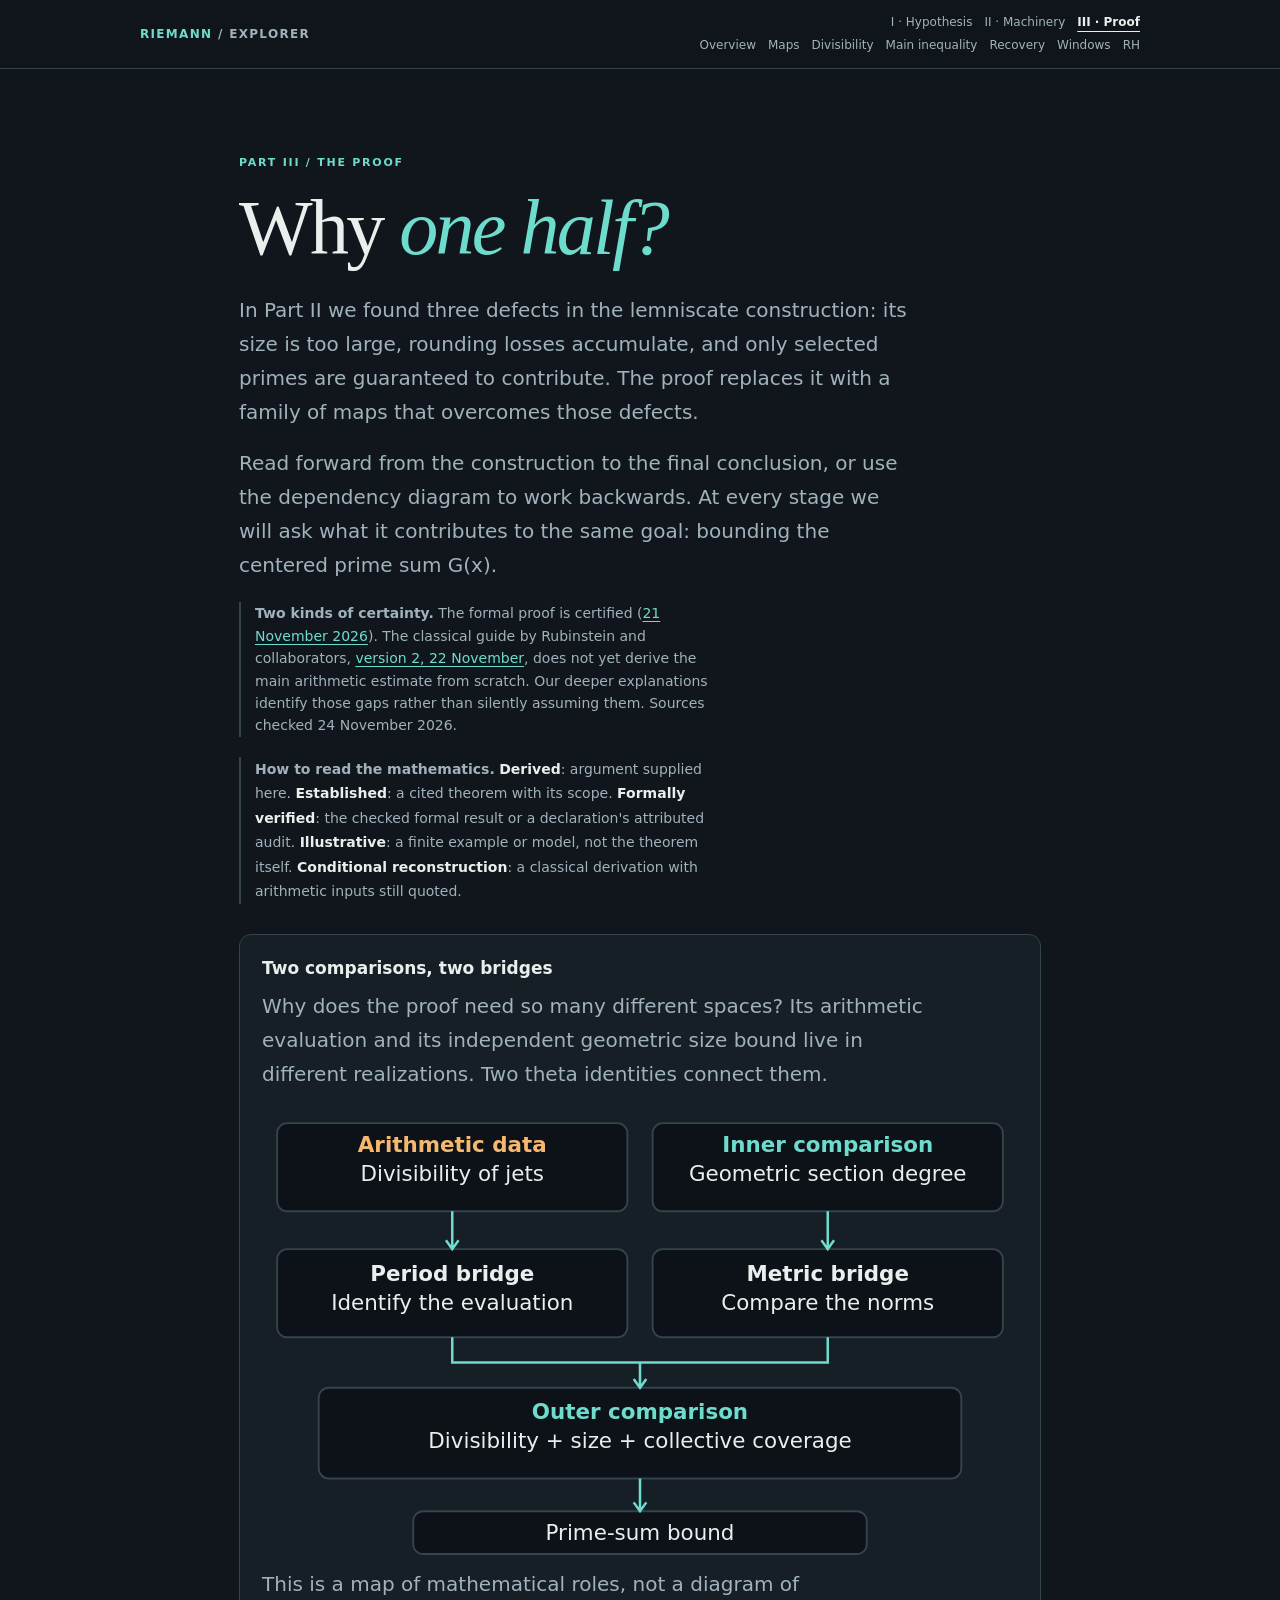
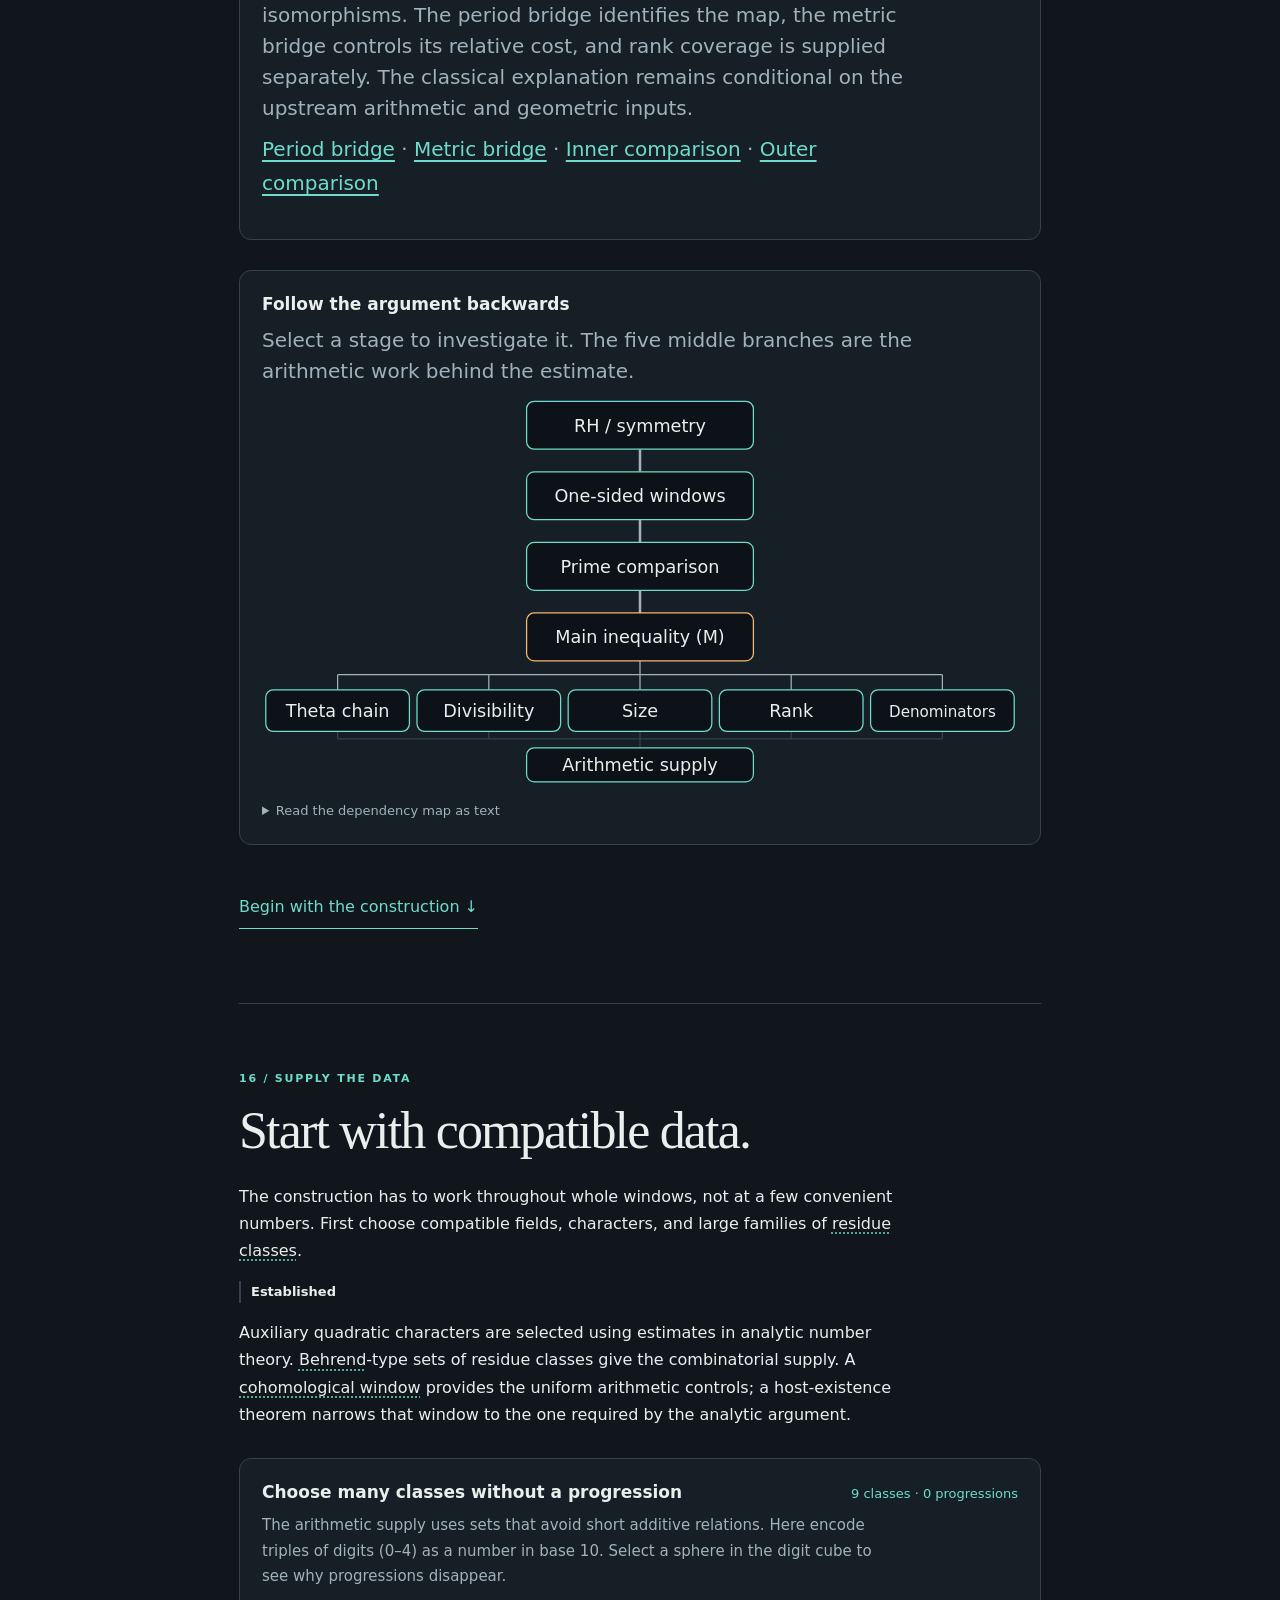
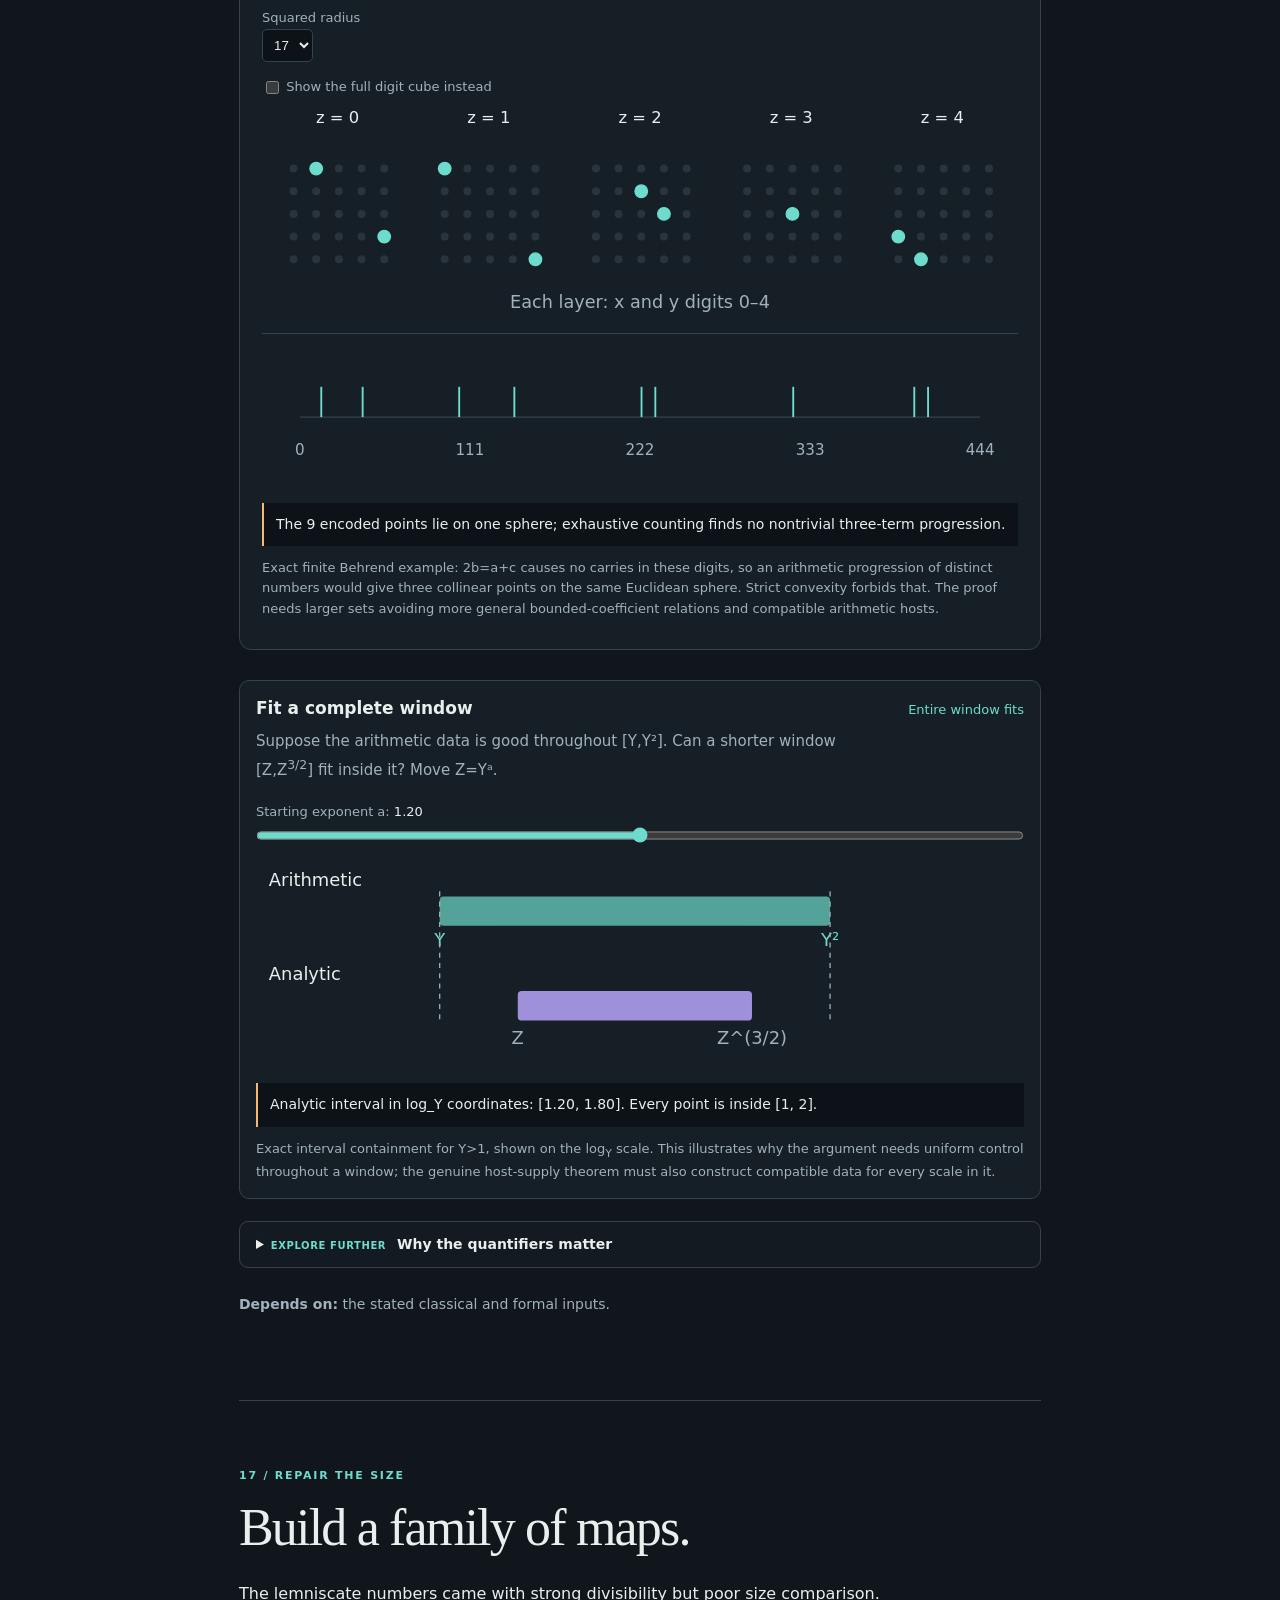
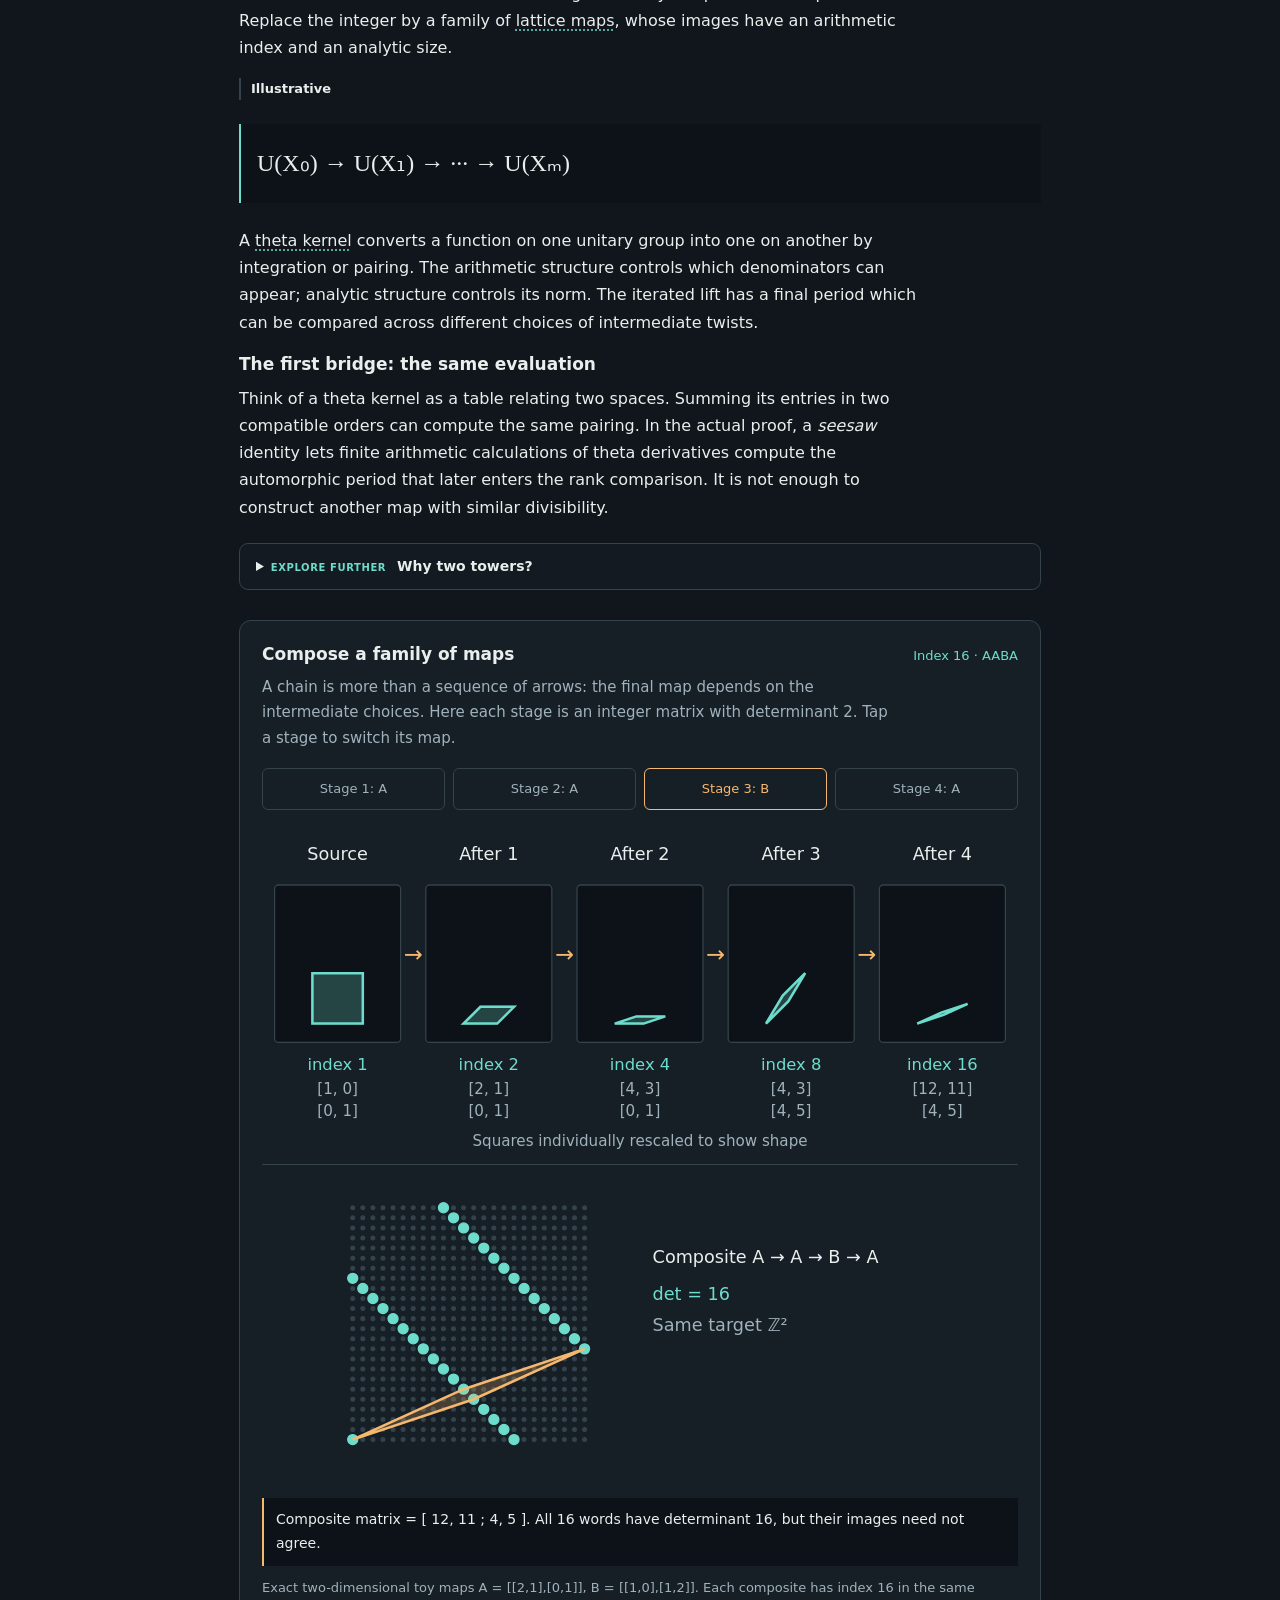
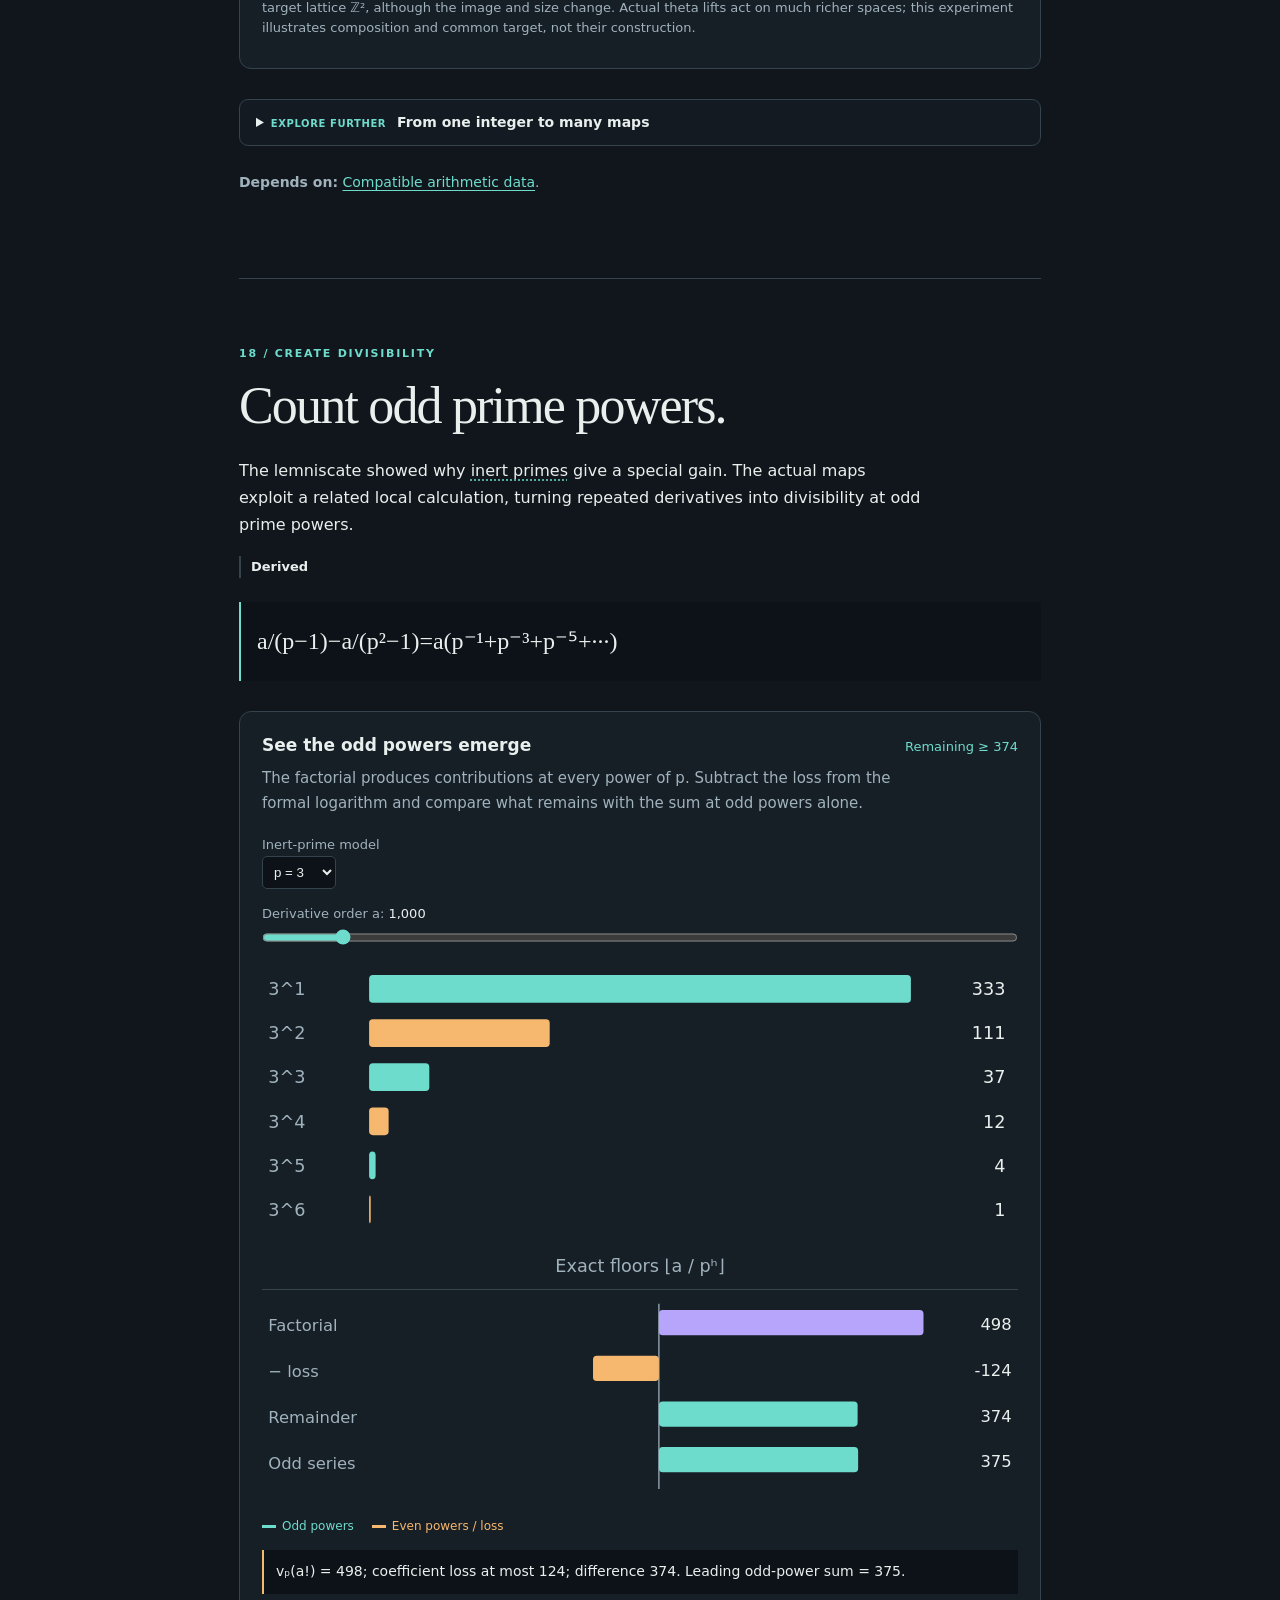
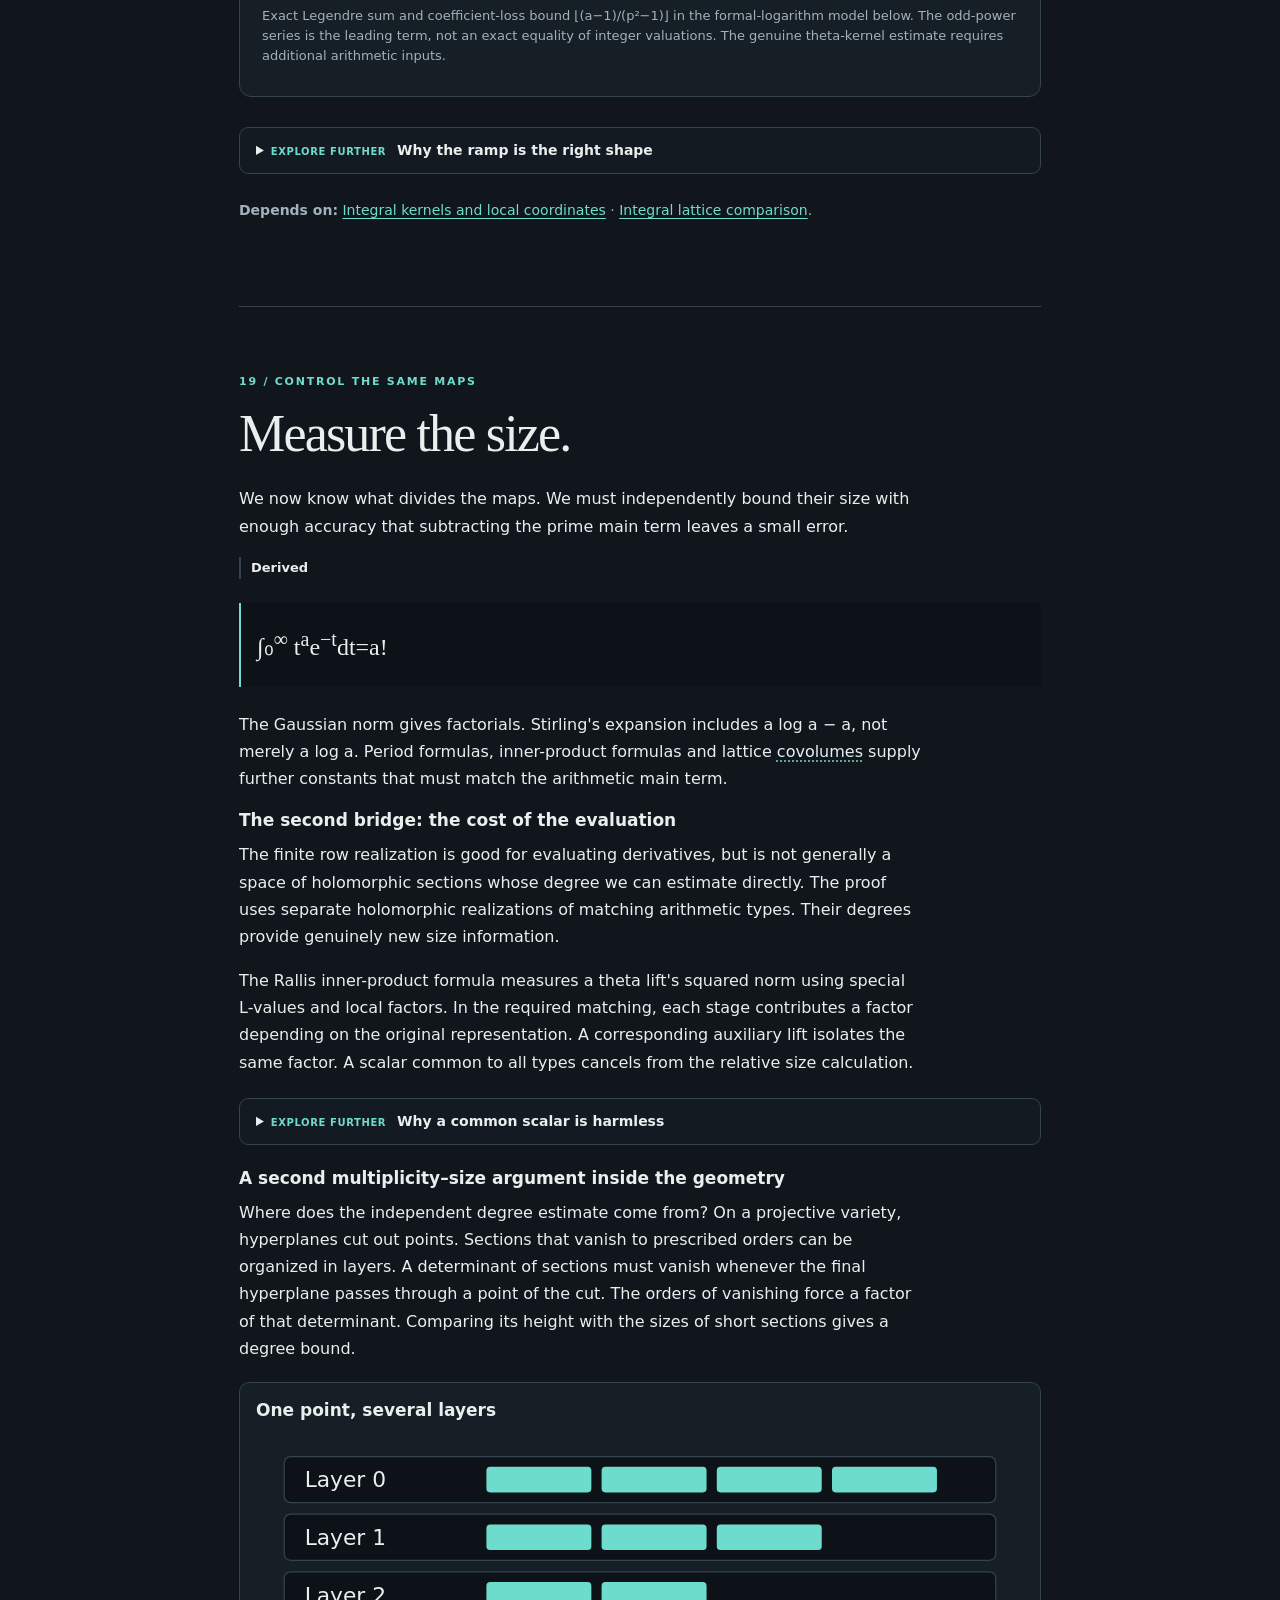
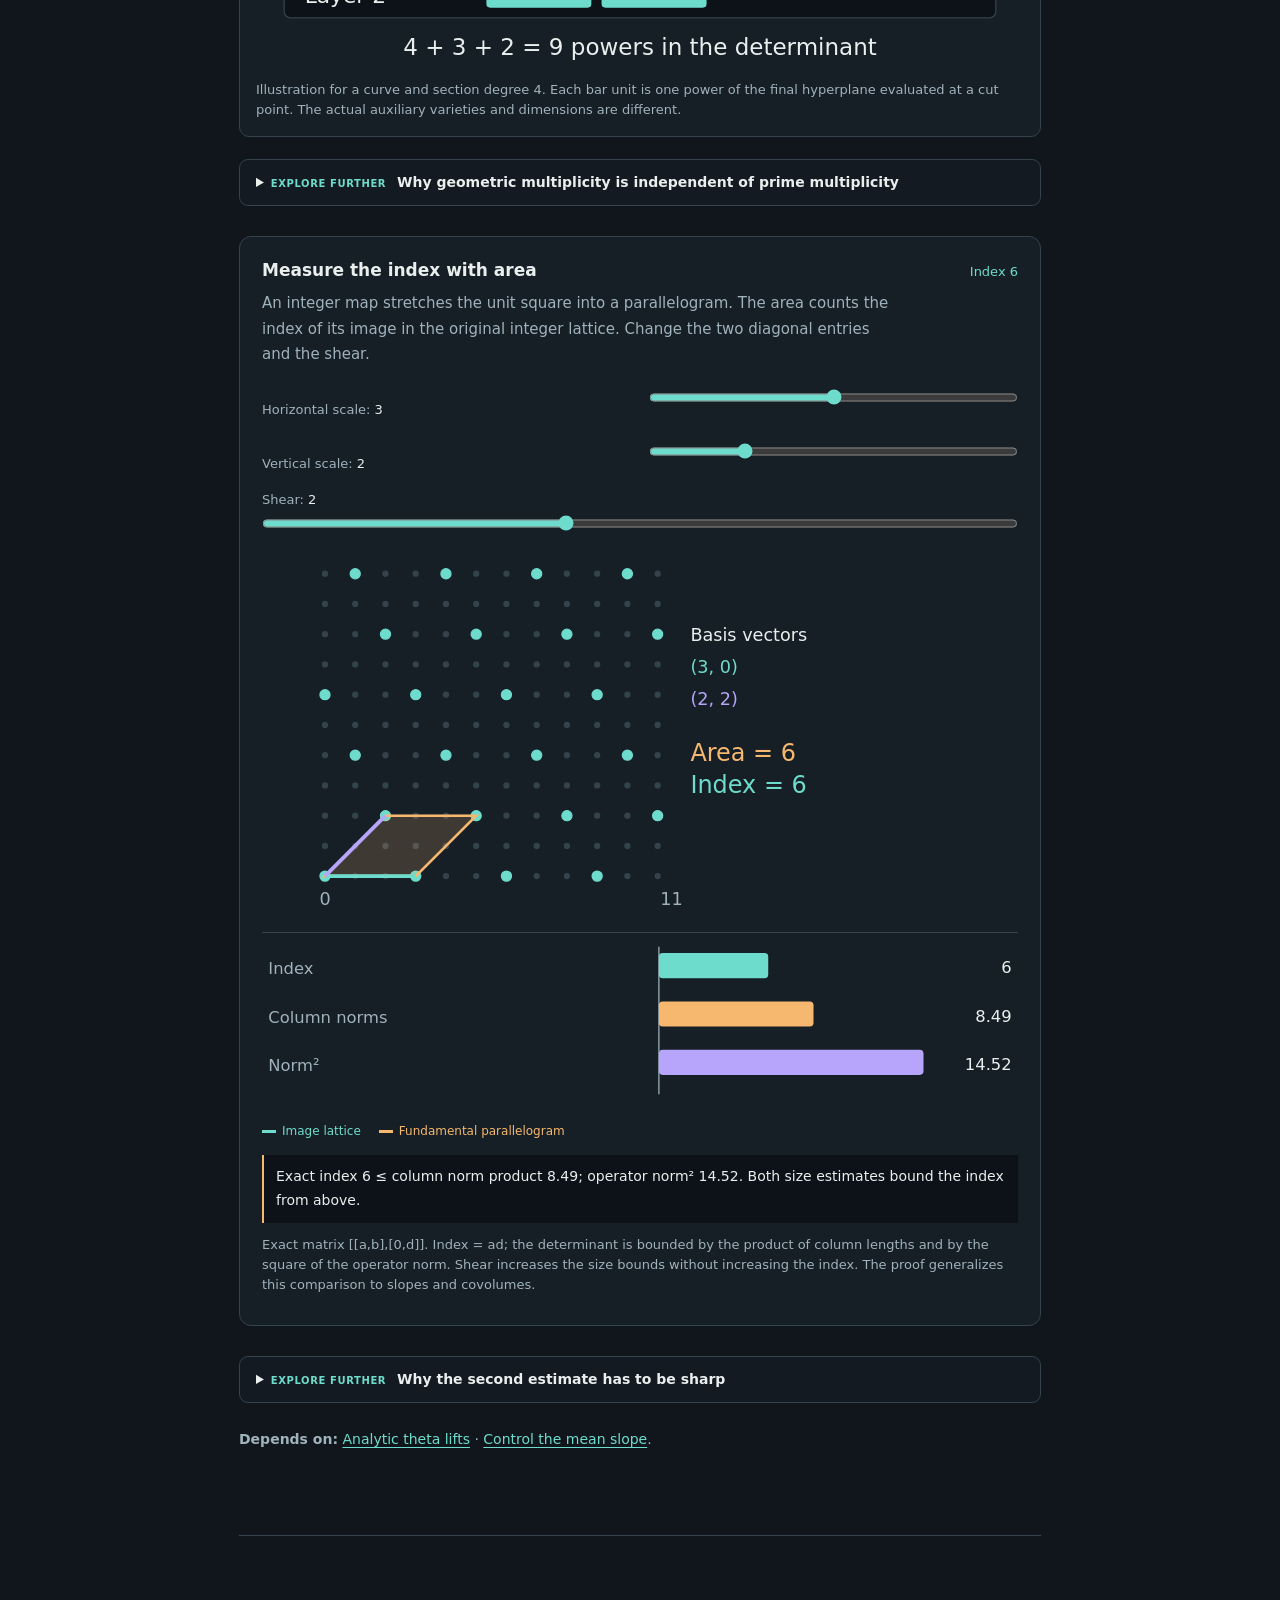
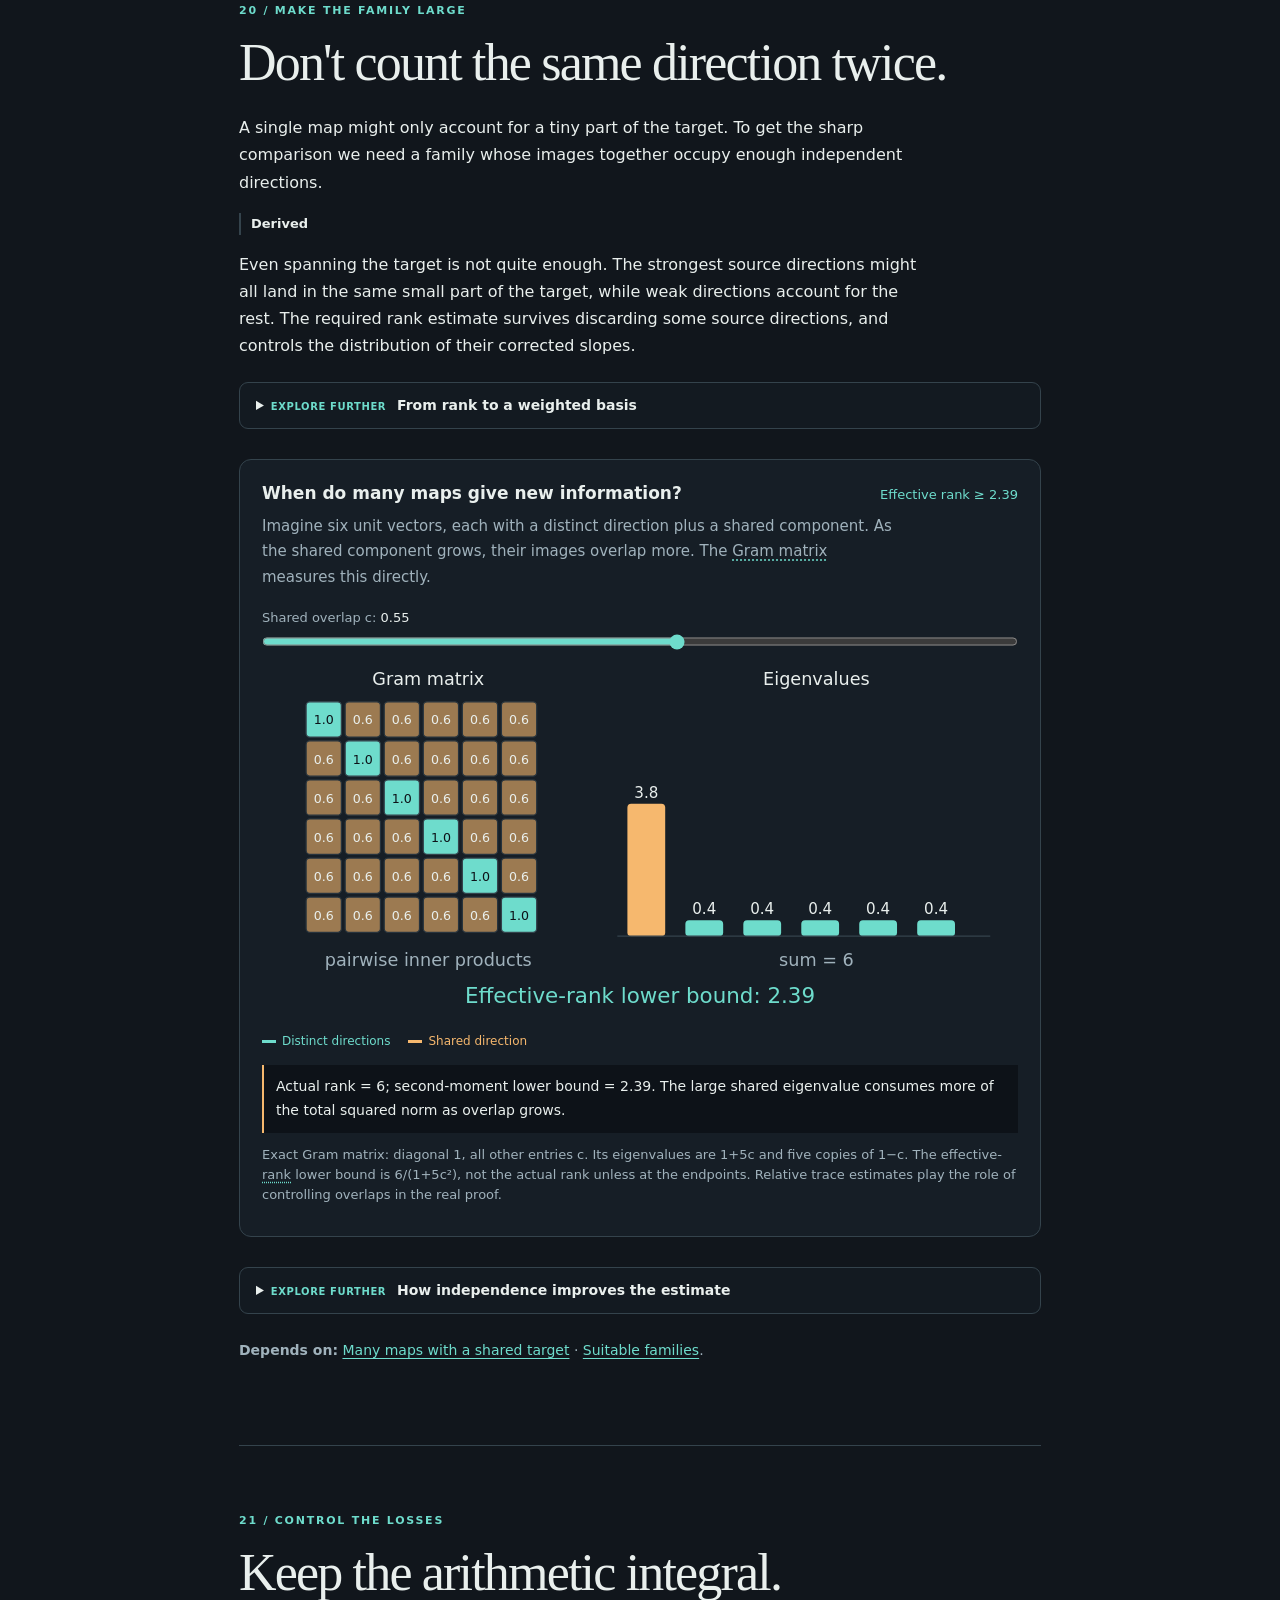
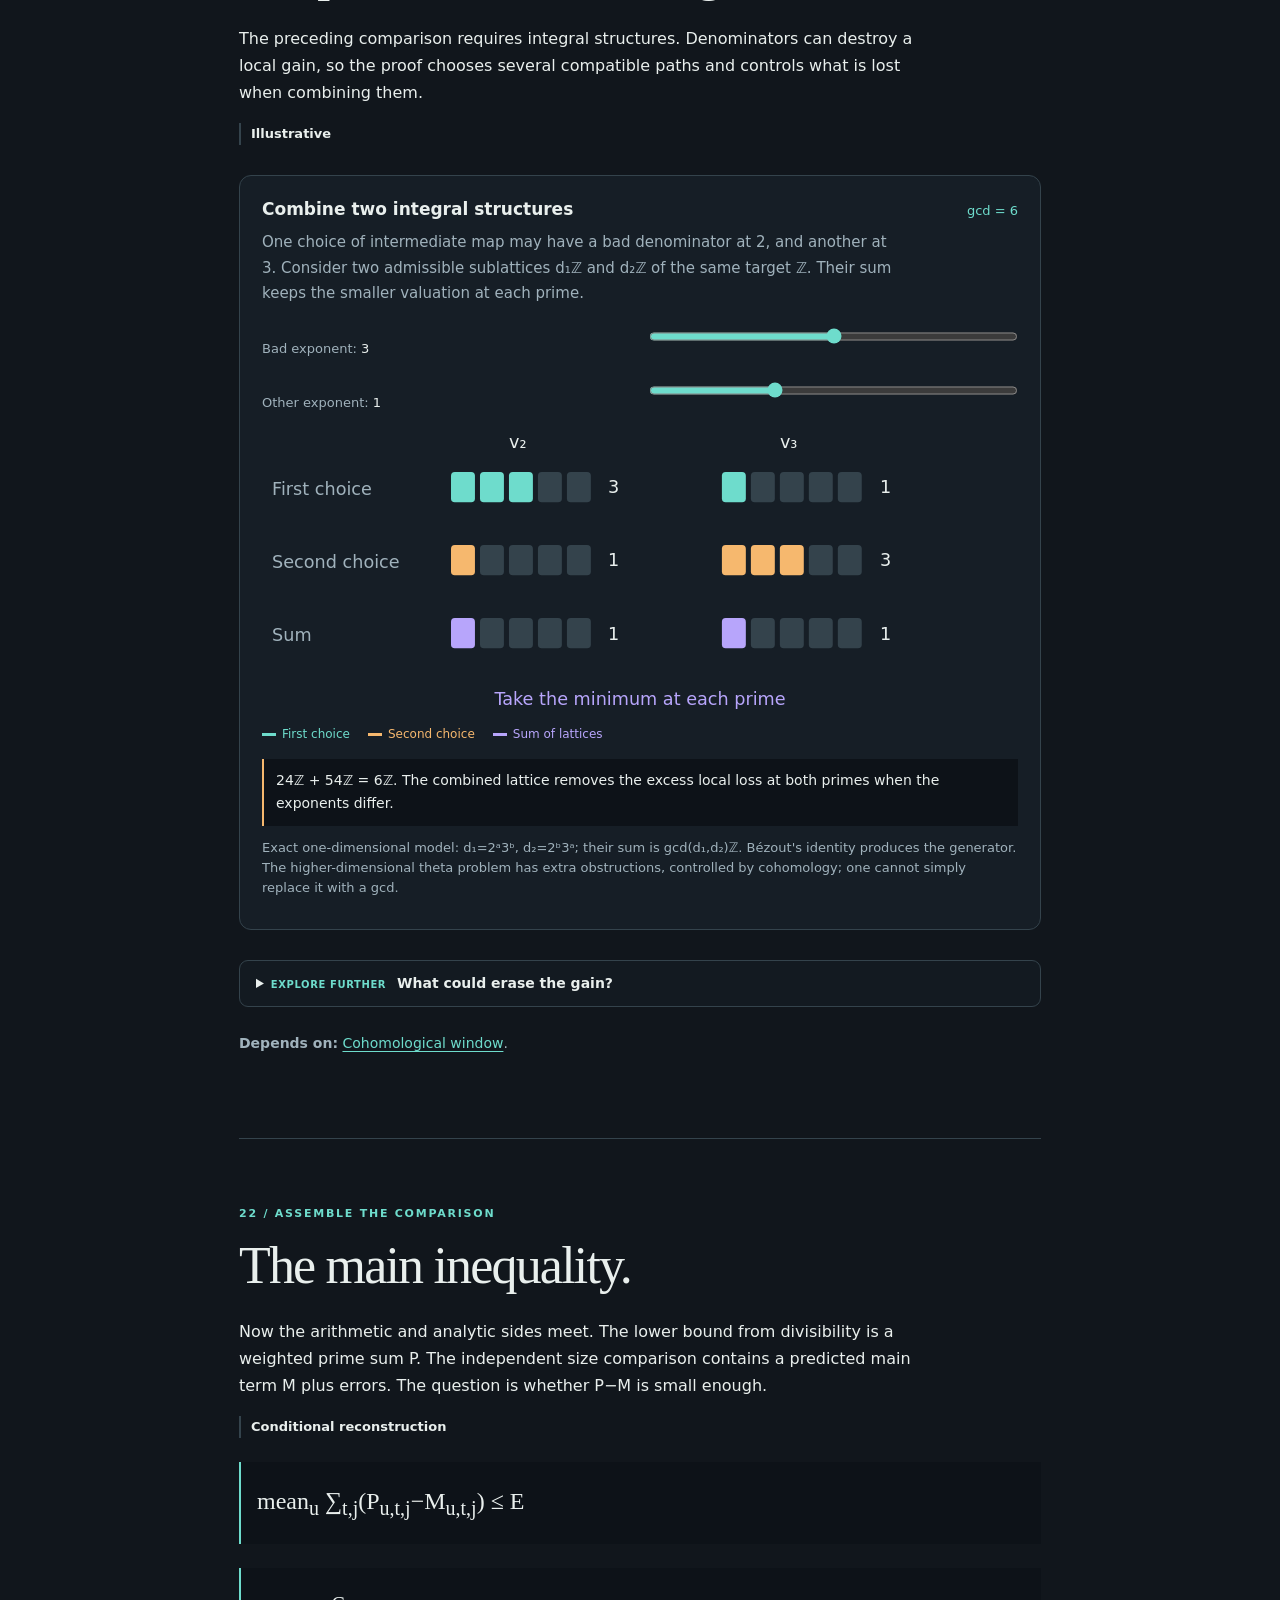
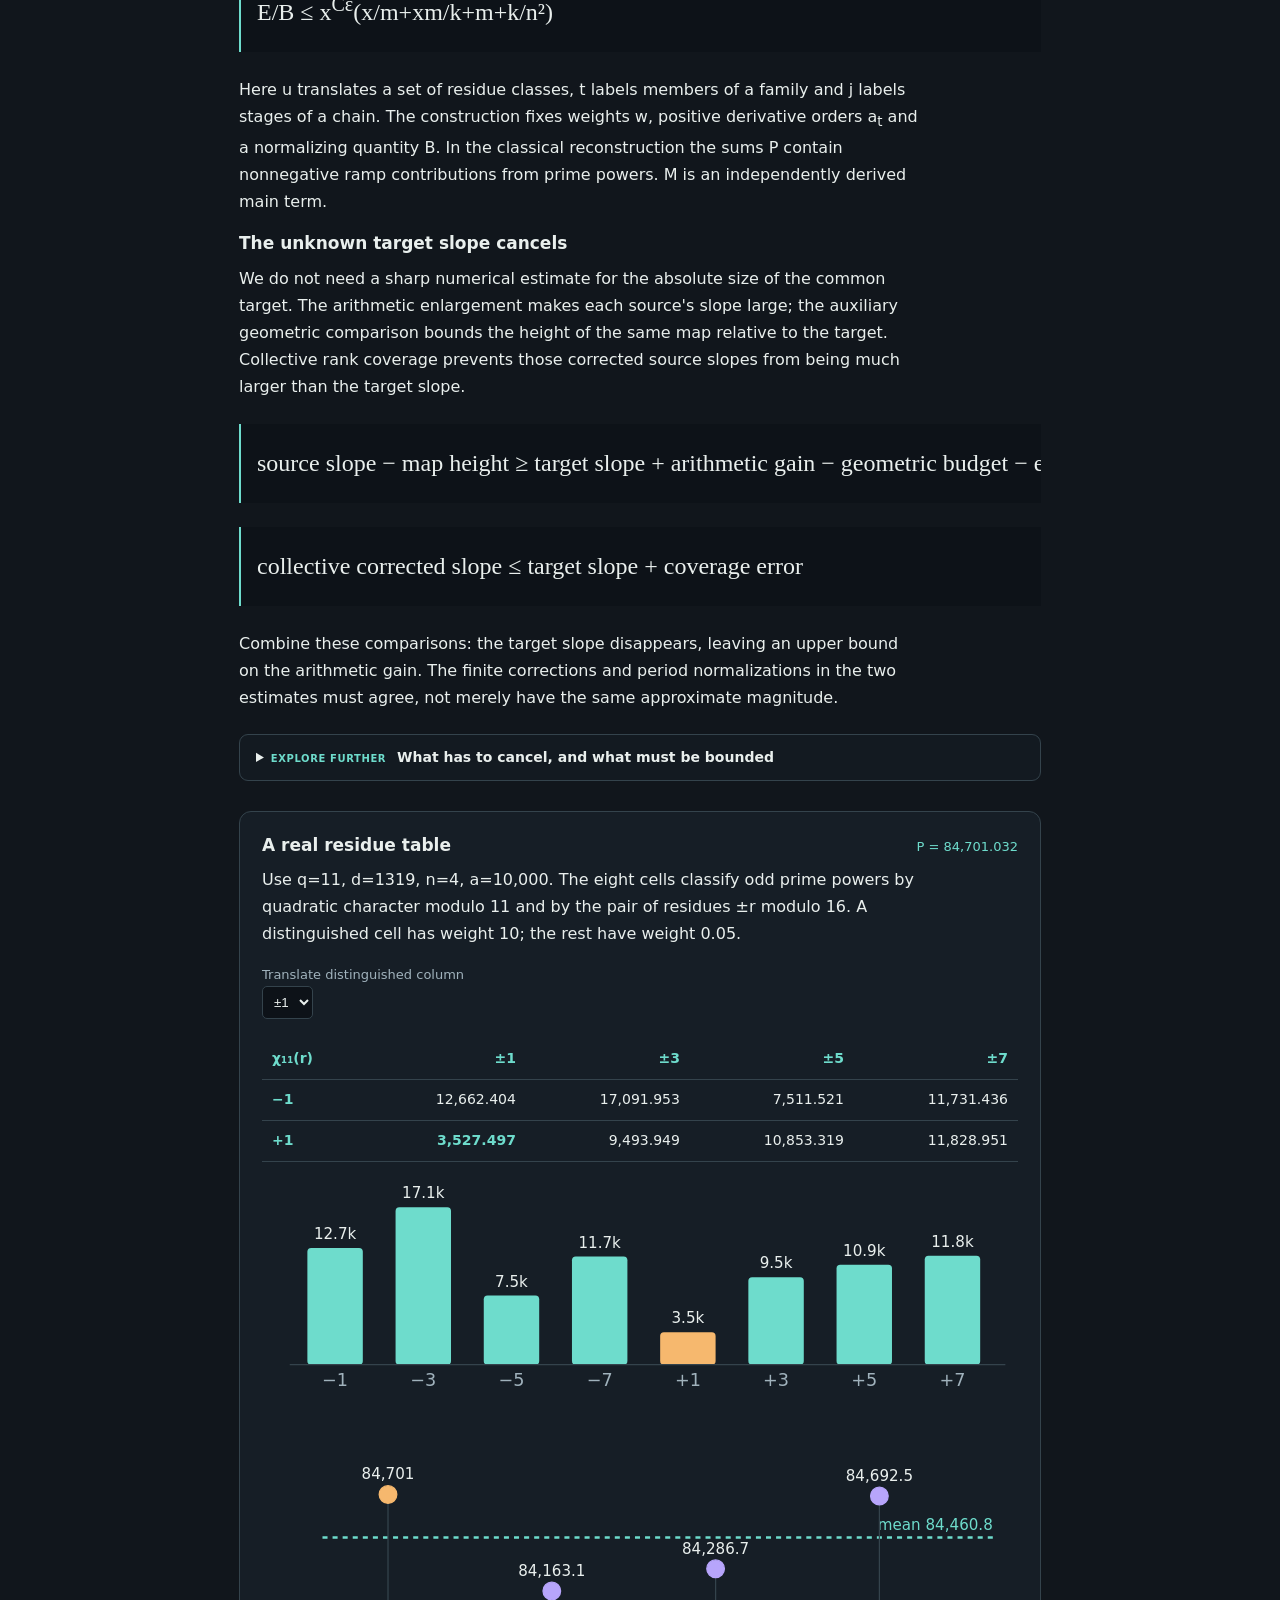
<file: argument.html>
<!DOCTYPE html><html lang="en"><head><meta charset="utf-8"><meta name="viewport" content="width=device-width,initial-scale=1"><meta name="theme-color" content="#11161c"><title>Riemann — The proof</title><link rel="stylesheet" href="./style.css"></head><body><header class="top"><a class="brand" href="./index.html">RIEMANN<span> / EXPLORER</span></a><div class="nav-stack"><nav class="part-nav" aria-label="Parts"><a href="./index.html">I · Hypothesis</a><a href="./proof.html">II · Machinery</a><a href="./argument.html" aria-current="page">III · Proof</a></nav><nav class="chapter-nav" aria-label="Chapters"><a href="#route">Overview</a><a href="#theta-chain">Maps</a><a href="#local-gain">Divisibility</a><a href="#main-inequality">Main inequality</a><a href="#comparison">Recovery</a><a href="#window">Windows</a><a href="#conclusion">RH</a></nav></div></header><main>
<section class="hero" id="route"><div class="eyebrow">PART III / THE PROOF</div><h1>Why <em>one half?</em></h1><p>In Part II we found three defects in the lemniscate construction: its size is too large, rounding losses accumulate, and only selected primes are guaranteed to contribute. The proof replaces it with a family of maps that overcomes those defects.</p><p>Read forward from the construction to the final conclusion, or use the dependency diagram to work backwards. At every stage we will ask what it contributes to the same goal: bounding the centered prime sum G(x).</p><div class="reading-guide"><p><strong>Two kinds of certainty.</strong> The formal proof is certified (<a href="https://leanprover-community.github.io/blog/posts/riemann-hypothesis/">21 November 2026</a>). The classical guide by Rubinstein and collaborators, <a href="https://www.math.uwaterloo.ca/~mrubinst/alpoge_claude_grh/zeta-paper_v2.pdf">version 2, 22 November</a>, does not yet derive the main arithmetic estimate from scratch. Our deeper explanations identify those gaps rather than silently assuming them. Sources checked 24 November 2026.</p></div>
<div class="reading-guide proof-key"><p><strong>How to read the mathematics.</strong> <span class="status-word">Derived</span>: argument supplied here. <span class="status-word">Established</span>: a cited theorem with its scope. <span class="status-word">Formally verified</span>: the checked formal result or a declaration's attributed audit. <span class="status-word">Illustrative</span>: a finite example or model, not the theorem itself. <span class="status-word">Conditional reconstruction</span>: a classical derivation with arithmetic inputs still quoted.</p></div><div class="lab" id="architecture"><h3>Two comparisons, two bridges</h3><p>Why does the proof need so many different spaces? Its arithmetic evaluation and its independent geometric size bound live in different realizations. Two theta identities connect them.</p><svg viewBox="0 0 600 360" role="img" aria-label="The arithmetic jet pairing enters the outer comparison through the period bridge. The independent geometric section degree enters through the metric bridge. Together with collective rank they give a prime-sum bound."><g fill="#0d1218" stroke="#34434c" stroke-width="1.5"><rect x="12" y="12" width="278" height="70" rx="8"/><rect x="310" y="12" width="278" height="70" rx="8"/><rect x="12" y="112" width="278" height="70" rx="8"/><rect x="310" y="112" width="278" height="70" rx="8"/><rect x="45" y="222" width="510" height="72" rx="8"/><rect x="120" y="320" width="360" height="34" rx="8"/></g><g fill="none" stroke="#6edccc" stroke-width="2"><path d="M151 82V112 M146 105L151 112L156 105 M449 82V112 M444 105L449 112L454 105 M151 182V202H300V222 M449 182V202H300 M295 215L300 222L305 215 M300 294V320 M295 313L300 320L305 313"/></g><g fill="#e9efed" font-family="system-ui,sans-serif" text-anchor="middle" font-size="17"><text x="151" y="35" fill="#f6b86e" font-weight="600">Arithmetic data</text><text x="151" y="58">Divisibility of jets</text><text x="449" y="35" fill="#6edccc" font-weight="600">Inner comparison</text><text x="449" y="58">Geometric section degree</text><text x="151" y="137" font-weight="600">Period bridge</text><text x="151" y="160">Identify the evaluation</text><text x="449" y="137" font-weight="600">Metric bridge</text><text x="449" y="160">Compare the norms</text><text x="300" y="247" fill="#6edccc" font-weight="600">Outer comparison</text><text x="300" y="270">Divisibility + size + collective coverage</text><text x="300" y="343">Prime-sum bound</text></g></svg><p class="fine">This is a map of mathematical roles, not a diagram of isomorphisms. The period bridge identifies the map, the metric bridge controls its relative cost, and rank coverage is supplied separately. The classical explanation remains conditional on the upstream arithmetic and geometric inputs.</p><p><a href="#period-bridge">Period bridge</a> · <a href="#metric-bridge">Metric bridge</a> · <a href="#inner-comparison">Inner comparison</a> · <a href="#relative-comparison">Outer comparison</a></p></div>
<div class="lab" id="dependency-map"><h3>Follow the argument backwards</h3><p class="fine">Select a stage to investigate it. The five middle branches are the arithmetic work behind the estimate.</p><svg id="route-plot" viewBox="0 0 600 310" role="group" aria-label="Dependency diagram from RH through the arithmetic inequality to its five inputs and host supply"></svg><details class="route-text"><summary>Read the dependency map as text</summary><ol class="proof-route"><li><a href="#conclusion">All zeros are on the line</a><p>Reflection reduces this to excluding zeros on the right.</p></li><li><a href="#window">A one-sided bound on whole windows</a><p>The Mellin transform detects an off-line zero as a pole.</p></li><li><a href="#comparison">The prime-sum inequality</a><p>Use a finite character comparison and choose the scales.</p></li><li><a href="#main-inequality">The arithmetic inequality (M)</a><p>Compare divisibility and size across a family of lattice maps.</p><ul><li><a href="#theta-chain">Construct the maps</a></li><li><a href="#local-gain">Prove divisibility</a></li><li><a href="#size">Control size</a></li><li><a href="#rank">Control rank</a></li><li><a href="#denominators">Control denominators</a></li></ul></li><li><a href="#hosts">Supply the data on complete windows</a><p>Auxiliary primes, combinatorics and Galois cohomology.</p></li></ol></details></div><a class="begin" href="#hosts">Begin with the construction ↓</a></section>
<section id="hosts"><div class="eyebrow">16 / SUPPLY THE DATA</div><h2>Start with compatible data.</h2><p>The construction has to work throughout whole windows, not at a few convenient numbers. First choose compatible fields, characters, and large families of <a class="concept" href="https://www.math.uwaterloo.ca/~mrubinst/alpoge_claude_grh/zeta-paper_v2.pdf" data-concept="character">residue classes</a>.</p><p class="math-status"><span>Established</span></p><p>Auxiliary quadratic characters are selected using estimates in analytic number theory. <a class="concept" href="https://www.math.uwaterloo.ca/~mrubinst/alpoge_claude_grh/zeta-paper_v2.pdf" data-concept="behrend">Behrend</a>-type sets of residue classes give the combinatorial supply. A <a class="concept" href="https://www.math.uwaterloo.ca/~mrubinst/alpoge_claude_grh/zeta-paper_v2.pdf" data-concept="cohomology">cohomological window</a> provides the uniform arithmetic controls; a host-existence theorem narrows that window to the one required by the analytic argument.</p><div class="lab argument-lab" id="behrend-lab"><div class="labhead"><h3>Choose many classes without a progression</h3><output id="behrend-stat" aria-live="polite"></output></div><p>The arithmetic supply uses sets that avoid short additive relations. Here encode triples of digits (0–4) as a number in base 10. Select a sphere in the digit cube to see why progressions disappear.</p><label for="behrend-r">Squared radius</label><select id="behrend-r"><option value="9">9</option><option value="14">14</option><option value="17" selected>17</option><option value="20">20</option><option value="26">26</option><option value="29">29</option></select><label><input type="checkbox" id="behrend-all"> Show the full digit cube instead</label><svg id="behrend-plot" viewBox="0 0 600 180" role="img" aria-label="Five layers of digit triples with selected sphere points"></svg><svg id="behrend-line" viewBox="0 0 600 115" role="img" aria-label="Selected base-ten encoded points along the integer line"></svg><p class="readout" id="behrend-detail"></p><p class="fine">Exact finite Behrend example: 2b=a+c causes no carries in these digits, so an arithmetic progression of distinct numbers would give three collinear points on the same Euclidean sphere. Strict convexity forbids that. The proof needs larger sets avoiding more general bounded-coefficient relations and compatible arithmetic hosts.</p></div><div class="mini-lab argument-lab" id="host-window-lab"><div class="labhead"><h3>Fit a complete window</h3><output id="host-window-stat" aria-live="polite"></output></div><p>Suppose the arithmetic data is good throughout [Y,Y²]. Can a shorter window [Z,Z<sup>3/2</sup>] fit inside it? Move Z=Yᵃ.</p><label for="host-window-a">Starting exponent a: <output id="host-window-a-val"></output></label><input id="host-window-a" type="range" min="0.8" max="1.6" step=".01" value="1.2"><svg id="host-window-plot" viewBox="0 0 600 165" role="img" aria-label="Cohomological and analytic windows on a logarithmic scale"></svg><p class="readout" id="host-window-detail"></p><p class="fine">Exact interval containment for Y&gt;1, shown on the log<sub>Y</sub> scale. This illustrates why the argument needs uniform control throughout a window; the genuine host-supply theorem must also construct compatible data for every scale in it.</p></div><details class="depth"><summary><span class="depth-tag">Explore further</span> Why the quantifiers matter</summary><div class="depth-content"><p>A good construction at one point is not enough. For each small error tolerance and each sufficiently large starting scale, the arithmetic theorem supplies a later interval of compatible data. The analytic theorem then uses the whole interval. The two little experiments separate the combinatorial supply from this uniformity requirement.</p><p class="fine">Host supply is an actual formal implication (supplyChi); the window premise must itself be supplied. The diagrams below illustrate only the combinatorics and interval geometry.</p><details class="derivation"><summary>Mathematical details — The quantifiers and the bridge</summary><div class="depth-content"><p>Fix a primitive character ψ. The property VWinAt ψ 401 supplies a cohomological window of the form [Y,Y²] under the stated scale conditions. The theorem supplyChi consumes that property to obtain HostExW(3/2) for the required data. These are quantified over sufficiently large scales; the choices may depend on x and on ψ, but the final family and window must satisfy the analytic criterion. A definition such as VWinAt is not by itself a theorem of existence.</p><p><a href="https://www.math.uwaterloo.ca/~mrubinst/alpoge_claude_grh/zeta-paper_v2.pdf#page=61">§III.1–III.3 ↗</a>, <a href="https://www.math.uwaterloo.ca/~mrubinst/alpoge_claude_grh/zeta-paper_v2.pdf#page=151">§III.9 ↗</a>, <a href="https://www.math.uwaterloo.ca/~mrubinst/alpoge_claude_grh/zeta-paper_v2.pdf#page=193">§III.11 ↗</a>. The arithmetic literature packages provide the inputs used by the final theorem; the formal proof has no explicit outstanding arithmetic assumptions.</p><details class="derivation source"><summary>Lean declarations and review status</summary><div class="depth-content"><p><a href="https://github.com/Deicyde/riemann-hypothesis/blob/40e56bab026552e089d7afcfeff08d2defb9c005/src/Formalism/FrobeniusOrbits/FrobeniusOrbitsProofs/ThickExists.lean#L85-L95"><code>Formalism.FrobeniusOrbits.ThickExists.noRel_image</code> ↗</a><br><span class="fine">Kernel-checked at the archive pin — reading project's audit.</span></p><pre>lemma noRel_image (L S d k : ℕ) (hL : 1 ≤ L) :
    NoRel ((Behrend.sphere S d k).image (Behrend.map (4 * L * d))) L</pre><p><a href="https://github.com/Deicyde/riemann-hypothesis/blob/40e56bab026552e089d7afcfeff08d2defb9c005/src/Development/AutomorphicArithmetic/CharacterBoxes/ExistsPageN.lean#L44-L47"><code>UpperTheory.Top.VWinAt</code> ↗</a><br><span class="fine">Inside a checked closure — reading project's audit.</span></p><pre>def VWinAt (ψ : PChar) (Ct : ℝ) : Prop</pre><p><a href="https://github.com/Deicyde/riemann-hypothesis/blob/40e56bab026552e089d7afcfeff08d2defb9c005/src/Development/AutomorphicArithmetic/AutomorphicVarieties/ModularityArgument/ThresholdArguments/DenseThresholdCases/WindowBoundOfLiteratureLevel.lean#L33-L34"><code>UpperTheory.V.v_window_of_literal_automorphy_n</code> ↗</a><br><span class="fine">Source-read — reading project's audit.</span></p><pre>theorem UpperTheory.V.v_window_of_literal_automorphy_n (hN : _root_.GlobalTheory.Mem.LiteralAutomorphy.LiteratureRankNHypothesis) : VWin</pre><p><a href="https://github.com/Deicyde/riemann-hypothesis/blob/40e56bab026552e089d7afcfeff08d2defb9c005/src/Development/AutomorphicArithmetic/CharacterBoxes/SupplyChi.lean#L8-L16"><code>UpperTheory.Top.supplyChi</code> ↗</a><br><span class="fine">Kernel-checked at the archive pin — reading project's audit.</span></p><pre>theorem UpperTheory.Top.supplyChi :
    ∀ ψ : PChar, VWinAt ψ 401 → HostExW (3 / 2) (GChi ψ).req</pre><p><a href="https://github.com/Deicyde/riemann-hypothesis/blob/40e56bab026552e089d7afcfeff08d2defb9c005/src/Development/AutomorphicArithmetic/ThetaCorrespondence/ThetaPairLifts/ThirdPlaceSeries/TopPlug.lean#L12-L15"><code>UpperTheory.Top.zero_free_all_of_green_v_win</code> ↗</a><br><span class="fine">Source-read — reading project's audit.</span></p><pre>theorem UpperTheory.Top.zero_free_all_of_green_v_win (hG : GlobalTheory.GLq.Green) (hV : UpperTheory.Top.VWin)
    (h : Nonempty (_root_.GlobalTheory.Fc.HypsAlt (fun 𝒞 =&gt; Closed 𝒞 fun Fm _ =&gt; LinkN Fm) _root_.GlobalTheory.Fc.DefiniteSideCondition)) : Formalism.HC.ZeroFreeAll</pre><p class="fine">Declaration locations and individual audit labels from the <a href="https://nasqret.github.io/riemann-rev/atlas/">Naskręcki reading atlas</a>, archive pin <code>40e56bab0265</code>. Not a fresh kernel replay by this website.</p></div></details></div></details></div></details><p class="proof-deps"><strong>Depends on:</strong> the stated classical and formal inputs.</p></section>
<section id="theta-chain"><div class="eyebrow">17 / REPAIR THE SIZE</div><h2>Build a family of maps.</h2><p>The lemniscate numbers came with strong divisibility but poor size comparison. Replace the integer by a family of <a class="concept" href="https://www.math.uwaterloo.ca/~mrubinst/alpoge_claude_grh/zeta-paper_v2.pdf" data-concept="lattice">lattice maps</a>, whose images have an arithmetic index and an analytic size.</p><p class="math-status"><span>Illustrative</span></p><div class="equation">U(X₀) → U(X₁) → ··· → U(Xₘ)</div><p>A <a class="concept" href="https://www.math.uwaterloo.ca/~mrubinst/alpoge_claude_grh/zeta-paper_v2.pdf" data-concept="theta">theta kernel</a> converts a function on one unitary group into one on another by integration or pairing. The arithmetic structure controls which denominators can appear; analytic structure controls its norm. The iterated lift has a final period which can be compared across different choices of intermediate twists.</p><h3 id="period-bridge">The first bridge: the same evaluation</h3><p>Think of a theta kernel as a table relating two spaces. Summing its entries in two compatible orders can compute the same pairing. In the actual proof, a <em>seesaw</em> identity lets finite arithmetic calculations of theta derivatives compute the automorphic period that later enters the rank comparison. It is not enough to construct another map with similar divisibility.</p><details class="depth"><summary><span class="depth-tag">Explore further</span> Why two towers?</summary><div class="depth-content"><p>At each step the point space grows by one more dimension than the row space. Their codimension gap decreases by one. Eventually the original period can be computed by a definite restriction at the top, using a chain of kernels whose derivatives have arithmetic meaning. The intervening periods alternate Bessel and Fourier–Jacobi types.</p><details class="derivation"><summary>Mathematical details — The actual period and its quotient</summary><div class="depth-content"><div class="equation">dim Xⱼ = k+j(d+1), &nbsp; dim Yⱼ = k+m−1+jd</div><p>The gap is m−1−j; at the endpoint the inclusion reverses and Yₘ has codimension one in Xₘ. At definite lattice points the CM Hom space has matrix tangent directions. In characteristic zero the Cauchy identity decomposes its symmetric powers into Schur modules of the two groups. This explains why theta derivatives have the tensor types of matrix kernels; it does not assert an integral splitting at every prime.</p><div class="equation">Π(Kₘ···K₁φ,F) = ζ<sub>w,t</sub> B<sub>w</sub>(φ)(ι<sub>t</sub>Pq<sub>t</sub>F)</div><p>Here Kⱼ are the jet operators, Pq is the effective row quotient, ι its descent to the common row space, and ζ is one at the reference tuple and a local unit at the relevant switched place. The normalized identity makes the finite computation vanish on the kernel of descent and identifies it with the actual period B<sub>w</sub>. A valuation proved against all the integral row generators therefore applies to the same period on the patched row lattice. The normalized seesaw identity, integral realization and image assertions are substantive inputs; rearrangement of finite sums alone does not prove them.</p><p class="fine">Reading: <a href="https://www.math.uwaterloo.ca/~mrubinst/alpoge_claude_grh/zeta-paper_v2.pdf#page=72">§III.4</a> and <a href="https://www.math.uwaterloo.ca/~mrubinst/alpoge_claude_grh/zeta-paper_v2.pdf#page=169">§III.10</a> of the classical reconstruction.</p></div></details></div></details>
<div class="lab argument-lab" id="chain-lab"><div class="labhead"><h3>Compose a family of maps</h3><output id="chain-stat" aria-live="polite"></output></div><p>A chain is more than a sequence of arrows: the final map depends on the intermediate choices. Here each stage is an integer matrix with determinant 2. Tap a stage to switch its map.</p><div class="proof-buttons" id="chain-buttons" aria-label="Switch the four stages"><button type="button" class="quiet-button" id="chain-0" aria-pressed="false">Stage 1: A</button><button type="button" class="quiet-button" id="chain-1" aria-pressed="false">Stage 2: A</button><button type="button" class="quiet-button" id="chain-2" aria-pressed="false">Stage 3: A</button><button type="button" class="quiet-button" id="chain-3" aria-pressed="false">Stage 4: A</button></div><svg id="chain-plot" viewBox="0 0 600 265" role="img" aria-label="Four stages and the changing image of a unit square"></svg><svg id="chain-lattice" viewBox="0 0 600 245" role="img" aria-label="Final integer lattice and image basis"></svg><p class="readout" id="chain-detail"></p><p class="fine">Exact two-dimensional toy maps A = [[2,1],[0,1]], B = [[1,0],[1,2]]. Each composite has index 16 in the same target lattice ℤ², although the image and size change. Actual theta lifts act on much richer spaces; this experiment illustrates composition and common target, not their construction.</p></div><details class="depth"><summary><span class="depth-tag">Explore further</span> From one integer to many maps</summary><div class="depth-content"><p>A matrix maps a grid into a subgrid. Its index counts how many residue classes of the target are missed; prime factors of that index can record divisibility. A composite map can preserve the common target while accumulating several stages of arithmetic information. Actual theta kernels supply much more structure than the integer-matrix example.</p><p class="fine">The integer-matrix chains below show the architecture of composition. The actual theta lifts and their integral and analytic properties are deeper formal inputs.</p><details class="derivation"><summary>Mathematical details — The maps and their arithmetic data</summary><div class="depth-content"><p>In the classical reconstruction, each word w specifies successive choices of characters and maps. Its composite β<sub>w</sub> maps a glued source lattice Λ<sub>w</sub><sup>gl</sup> into a common target R<sup>∨</sup>. The architecture uses the same target for a family of maps, which is essential for the rank comparison below. The local theta packages, identities of integrals, local matching and compatible unitary groups are separate inputs, not consequences of the Gaussian toy sum.</p><p><a href="https://www.math.uwaterloo.ca/~mrubinst/alpoge_claude_grh/zeta-paper_v2.pdf#page=169">§III.10: construction ↗</a>; <a href="https://alpo.ge/remark.pdf#page=4">announcement, items 8–13</a>. The construction itself and several identifications in the classical dictionary are still quoted.</p><details class="derivation source"><summary>Lean declarations and review status</summary><div class="depth-content"><p><a href="https://github.com/Deicyde/riemann-hypothesis/blob/40e56bab026552e089d7afcfeff08d2defb9c005/src/Development/AutomorphicArithmetic/ThetaCorrespondence/ThetaPairLifts/ThirdPlaceSeries/SiegelEisensteinSecondTermHypotheses.lean#L69-L73"><code>UpperTheory.Lit.every_character_of_theta_integrals_local_matching</code> ↗</a><br><span class="fine">Source-read — reading project's audit.</span></p><pre>theorem every_character_of_theta_integrals_local_matching (P : _root_.GlobalTheory.Fc.S0.UnitaryGroupThirdPlaceHypotheses) (F : _root_.GlobalTheory.FunPr.ThetaLocalInputs) (hA : GlobalTheory.IndefiniteRowSideFullHecke.WeilTensorModels.ThetaIntegralsAgree)
    (hM : GlobalTheory.IndefiniteRowSideFullHecke.WeilTensorModels.LocalMatching) (hX : _root_.GlobalTheory.CovTop.CovolumeBoundOfX) (hL : _root_.UpperTheory.Zero.LLC.RecTExists) (hV : VWin) :
    UpperTheory.EveryCharacter</pre><p><a href="https://github.com/Deicyde/riemann-hypothesis/blob/40e56bab026552e089d7afcfeff08d2defb9c005/src/Development/AutomorphicArithmetic/ThetaCorrespondence/ThetaPairLifts/ThirdPlaceSeries/EveryCharacterOfLiteratureOfVWin.lean#L565-L566"><code>UpperTheory.LiteratureTheorems.theta_integrals_agree_and_local_matching_of_literature</code> ↗</a><br><span class="fine">Source-read — reading project's audit.</span></p><pre>theorem UpperTheory.LiteratureTheorems.theta_integrals_agree_and_local_matching_of_literature (O : _root_.UpperTheory.LiteratureTheorems.OpenLiteratureStatements) : GlobalTheory.IndefiniteRowSideFullHecke.WeilTensorModels.ThetaIntegralsAgree ∧ GlobalTheory.IndefiniteRowSideFullHecke.WeilTensorModels.LocalMatching</pre><p><a href="https://github.com/Deicyde/riemann-hypothesis/blob/40e56bab026552e089d7afcfeff08d2defb9c005/src/Development/AutomorphicArithmetic/ThetaCorrespondence/ThetaPairLifts/ThirdPlaceSeries/TopShape.lean#L33-L55"><code>UpperTheory.Top.shape_closed_link_n_of_green</code> ↗</a><br><span class="fine">Source-read — reading project's audit.</span></p><pre>theorem UpperTheory.Top.shape_closed_link_n_of_green : GlobalTheory.GLq.Green → _root_.GlobalTheory.Fc.TopShapeAlt True True (fun 𝒞 =&gt; Closed 𝒞 fun Fm _ =&gt; LinkN Fm) UpperTheory.Top.TopG</pre><p class="fine">Declaration locations and individual audit labels from the <a href="https://nasqret.github.io/riemann-rev/atlas/">Naskręcki reading atlas</a>, archive pin <code>40e56bab0265</code>. Not a fresh kernel replay by this website.</p></div></details></div></details></div></details><p class="proof-deps"><strong>Depends on:</strong> <a href="#hosts">Compatible arithmetic data</a>.</p></section>
<section id="local-gain"><div class="eyebrow">18 / CREATE DIVISIBILITY</div><h2>Count odd prime powers.</h2><p>The lemniscate showed why <a class="concept" href="https://www.math.uwaterloo.ca/~mrubinst/alpoge_claude_grh/zeta-paper_v2.pdf" data-concept="inert">inert primes</a> give a special gain. The actual maps exploit a related local calculation, turning repeated derivatives into divisibility at odd prime powers.</p><p class="math-status"><span>Derived</span></p><div class="equation">a/(p−1)−a/(p²−1)=a(p⁻¹+p⁻³+p⁻⁵+···)</div><div class="lab argument-lab" id="valuation-lab"><div class="labhead"><h3>See the odd powers emerge</h3><output id="valuation-stat" aria-live="polite"></output></div><p>The factorial produces contributions at every power of p. Subtract the loss from the formal logarithm and compare what remains with the sum at odd powers alone.</p><label for="valuation-p">Inert-prime model</label><select id="valuation-p"><option value="3" selected>p = 3</option><option value="7">p = 7</option><option value="11">p = 11</option><option value="19">p = 19</option></select><label for="valuation-a">Derivative order a: <output id="valuation-a-val"></output></label><input id="valuation-a" type="range" min="10" max="10000" step="10" value="1000"><svg id="valuation-plot" viewBox="0 0 600 255" role="img" aria-label="Factorial valuation contributions by prime power, highlighting odd powers"></svg><svg id="valuation-total" viewBox="0 0 600 160" role="img" aria-label="Factorial valuation, coefficient loss, remaining bound and odd-power estimate"></svg><div class="legend"><span class="a">Odd powers</span><span class="b">Even powers / loss</span></div><p class="readout" id="valuation-detail"></p><p class="fine">Exact Legendre sum and coefficient-loss bound ⌊(a−1)/(p²−1)⌋ in the formal-logarithm model below. The odd-power series is the leading term, not an exact equality of integer valuations. The genuine theta-kernel estimate requires additional arithmetic inputs.</p></div><details class="depth"><summary><span class="depth-tag">Explore further</span> Why the ramp is the right shape</summary><div class="depth-content"><p>For a derivative of order a, a factorial creates contributions from powers of p. The elliptic logarithm costs some of them. At an inert prime the surviving leading contribution is a times the sum of inverse odd prime powers. In the actual construction a weight w changes the scale to x=a/w, so the positive part a/pʰ−w equals w times the same ramp from Part II.</p><p class="fine">The formal-logarithm coefficient estimate below is an elementary derivation. The genuine kernel integrality and lattice comparison are separate established inputs.</p><details class="derivation"><summary>Mathematical details — A local calculation with a formal logarithm</summary><div class="depth-content"><p>As a model take ℓ(X)=X+∑<sub>j≥1</sub>X<sup>p<sup>2j</sup></sup>/p<sup>j</sup> and its formal inverse U. Set L=p²−1. The coefficient of z<sup>a</sup> in U has p-adic valuation at least −(a−1)/L. Induct on degree in U=z−∑U<sup>p<sup>2j</sup></sup>/p<sup>j</sup>: a product of r=p<sup>2j</sup> coefficients costs at most (a−r)/L, and division by p<sup>j</sup> adds j≤(r−1)/L.</p><p>For integral f, the same product estimate applies to f(U(z)). The a-th derivative multiplies the coefficient by a!, whose valuation is ∑⌊a/p<sup>h</sup>⌋. Subtract the coefficient loss and obtain the displayed odd-power series up to O(1+log<sub>p</sub>a). The weighted lattice estimate introduces (a/p<sup>h</sup>−w)<sub>+</sub>=w(x/p<sup>h</sup>−1)<sub>+</sub> when a=xw.</p><p>The model calculation is elementary; it does not establish integrality of the actual kernels or the local losses when passing to lattices. <a href="https://www.math.uwaterloo.ca/~mrubinst/alpoge_claude_grh/zeta-paper_v2.pdf#page=32">Part II §2 ↗</a>, <a href="https://www.math.uwaterloo.ca/~mrubinst/alpoge_claude_grh/zeta-paper_v2.pdf#page=86">§III.5 ↗</a>, <a href="https://www.math.uwaterloo.ca/~mrubinst/alpoge_claude_grh/zeta-paper_v2.pdf#page=97">§III.6 ↗</a>.</p><details class="derivation source"><summary>Lean declarations and review status</summary><div class="depth-content"><p><a href="https://github.com/Deicyde/riemann-hypothesis/blob/40e56bab026552e089d7afcfeff08d2defb9c005/src/Development/AutomorphicArithmetic/CharacterBoxes/DivinNOfHypV.lean#L117-L130"><code>UpperTheory.Top.divinN_of_hypV</code> ↗</a><br><span class="fine">Source-read — reading project's audit.</span></p><pre>theorem divinN_of_hypV {eps : ℝ} (Fm : FamP eps) (heps : 0 &lt; eps) (hV : HypV Fm.toFamCore) (hN : LinkN Fm) (hR : SmallLevelRankEq Fm) :
    DIVinN Fm</pre><p class="fine">Declaration locations and individual audit labels from the <a href="https://nasqret.github.io/riemann-rev/atlas/">Naskręcki reading atlas</a>, archive pin <code>40e56bab0265</code>. Not a fresh kernel replay by this website.</p></div></details></div></details></div></details><p class="proof-deps"><strong>Depends on:</strong> <a href="#theta-chain">Integral kernels and local coordinates</a> · <a href="#denominators">Integral lattice comparison</a>.</p></section>
<section id="size"><div class="eyebrow">19 / CONTROL THE SAME MAPS</div><h2>Measure the size.</h2><p>We now know what divides the maps. We must independently bound their size with enough accuracy that subtracting the prime main term leaves a small error.</p><p class="math-status"><span>Derived</span></p><div class="equation">∫₀<sup>∞</sup> t<sup>a</sup>e<sup>−t</sup>dt=a!</div><p>The Gaussian norm gives factorials. Stirling's expansion includes a log a − a, not merely a log a. Period formulas, inner-product formulas and lattice <a class="concept" href="https://www.math.uwaterloo.ca/~mrubinst/alpoge_claude_grh/zeta-paper_v2.pdf" data-concept="covolume">covolumes</a> supply further constants that must match the arithmetic main term.</p><h3 id="metric-bridge">The second bridge: the cost of the evaluation</h3><p>The finite row realization is good for evaluating derivatives, but is not generally a space of holomorphic sections whose degree we can estimate directly. The proof uses separate holomorphic realizations of matching arithmetic types. Their degrees provide genuinely new size information.</p><p>The Rallis inner-product formula measures a theta lift's squared norm using special L-values and local factors. In the required matching, each stage contributes a factor depending on the original representation. A corresponding auxiliary lift isolates the same factor. A scalar common to all types cancels from the relative size calculation.</p><details class="depth"><summary><span class="depth-tag">Explore further</span> Why a common scalar is harmless</summary><div class="depth-content"><p>Suppose every length in the row space is multiplied by 2. Its log covolume per dimension increases by log 2, while the norm of a fixed linear functional on it is divided by 2. Their logarithmic sum stays unchanged. If directions are rescaled differently, however, the volume depends on all of them while the norm may be governed by the most distorted direction.</p><div class="equation">log row volume per dimension + log dual-map norm</div><p>This is why the comparison needs the same relative norm factors on matched types, not merely equality of dimensions.</p><details class="derivation"><summary>Mathematical details — Original-rank factors and determinant transport</summary><div class="depth-content"><p>At a good split place, a theta parameter update retains a twisted original multiset B and adds a prescribed string:</p><div class="equation">B′ = (z<sub>S</sub>/z<sub>T</sub>)B ⊔ {z<sub>S</sub>q<sup>(d−1)/2</sup>, …, z<sub>S</sub>q<sup>−(d−1)/2</sup>}</div><p>At s=(d+1)/2 the added string with the appropriate twist u contributes ∏<sub>a=1</sub><sup>d</sup>(1−u q<sup>−a</sup>)<sup>−1</sup>. The original-rank spectral dependence is retained. Ratios of splitting characters are unaffected by a common twist. Switched and inert places need their own local integral and test-vector comparisons.</p><div class="equation">λ<sub>desc,π</sub> = κ ∏ⱼ λ<sub>j,π</sub></div><p>The squared norm factors refer to matched types π. This is not a tensor-product identification of lattices. In doubled slope conventions, scaling the squared row metric by c adds log c to the normalized row covolume and subtracts log c from the log squared norm of the dual evaluation. For a type-dependent change with relative eigenvalues λᵢ the increase is bounded by mean(log λᵢ)−log min λᵢ; it need not vanish.</p><p>At finite places an exact rational determinant comparison is needed. Divide the switched identity by the reference one in compatible algebraic bases before taking valuations. The shared analytic scalar cancels; one does not take a valuation of an L-value. The matching, common normalization, algebraic readings and finite-index bounds remain substantive inputs.</p><p class="fine">Reading: <a href="https://www.math.uwaterloo.ca/~mrubinst/alpoge_claude_grh/zeta-paper_v2.pdf#page=72">§III.4</a> and <a href="https://www.math.uwaterloo.ca/~mrubinst/alpoge_claude_grh/zeta-paper_v2.pdf#page=118">§III.7</a>. The norm factorization is not a consequence of equivariance alone.</p></div></details></div></details><h3 id="inner-comparison">A second multiplicity–size argument inside the geometry</h3><p>Where does the independent degree estimate come from? On a projective variety, hyperplanes cut out points. Sections that vanish to prescribed orders can be organized in layers. A determinant of sections must vanish whenever the final hyperplane passes through a point of the cut. The orders of vanishing force a factor of that determinant. Comparing its height with the sizes of short sections gives a degree bound.</p><div class="mini-lab"><h3>One point, several layers</h3><svg viewBox="0 0 600 188" role="img" aria-label="For degree four on a curve, three residue layers contribute powers four, three and two of the final hyperplane value at one point."><g fill="#0d1218" stroke="#34434c"><rect x="22" y="20" width="556" height="36" rx="5"/><rect x="22" y="65" width="556" height="36" rx="5"/><rect x="22" y="110" width="556" height="36" rx="5"/></g><g font-size="17" fill="#e9efed" font-family="system-ui"><text x="38" y="44">Layer 0</text><text x="38" y="89">Layer 1</text><text x="38" y="134">Layer 2</text></g><g fill="#6edccc"><rect x="180" y="28" width="82" height="20" rx="3"/><rect x="270" y="28" width="82" height="20" rx="3"/><rect x="360" y="28" width="82" height="20" rx="3"/><rect x="450" y="28" width="82" height="20" rx="3"/><rect x="180" y="73" width="82" height="20" rx="3"/><rect x="270" y="73" width="82" height="20" rx="3"/><rect x="360" y="73" width="82" height="20" rx="3"/><rect x="180" y="118" width="82" height="20" rx="3"/><rect x="270" y="118" width="82" height="20" rx="3"/></g><text x="300" y="175" fill="#e9efed" text-anchor="middle" font-size="18">4 + 3 + 2 = 9 powers in the determinant</text></svg><p class="fine">Illustration for a curve and section degree 4. Each bar unit is one power of the final hyperplane evaluated at a cut point. The actual auxiliary varieties and dimensions are different.</p></div><details class="depth"><summary><span class="depth-tag">Explore further</span> Why geometric multiplicity is independent of prime multiplicity</summary><div class="depth-content"><p>The outer divisor comes from prime valuations of a pairing. The inner divisor comes from geometric vanishing of polynomial section determinants. They are not the same divisor. The metric bridge makes the inner degree usable in the outer estimate. A large common determinant weight is restored using a CM period identity; the remaining geometry controls a smaller residual degree.</p><details class="derivation"><summary>Mathematical details — The Chow determinant mechanism</summary><div class="depth-content"><p>For a projective component of dimension D and degree δ, a good cut by D hyperplanes meets δ distinct points. The Chow form f specializes, as a function of the last hyperplane ℓ, to a scalar times ∏<sub>P</sub>ℓ(P). In degree T, independent residue symbols indexed by α, |α|&lt;T−D, acquire ℓ(P)<sup>T−|α|</sup> from the short section columns. Together with the deeper columns and complement, the filtration gives a nonzero polynomial determinant with factor f<sup>b</sup>.</p><div class="equation">b = ∑<sub>|α|&lt;T−D</sub>(T−|α|)</div><div class="equation">(D+1)b = binom(T−1,D)[T+D(D+1)]</div><p>The counting identity follows by adjoining a slack coordinate and using symmetry of D+1 coordinates. In dimension one b=(T−1)(T+2)/2, giving 9 at T=4. One nonzero polynomial family is required: dense good cuts promote the specialized factors to a global divisor. Its actual polynomial height is additive under factorization. The product formula, short-column bounds and a separate cofactor-height allowance give the finite section-degree bound. This needs geometric regularity, short sections, projective-height and rank estimates; counting does not prove those inputs. The parallel determinant twist then restores the CM-period main term.</p><p class="fine">Reading: <a href="https://www.math.uwaterloo.ca/~mrubinst/alpoge_claude_grh/zeta-paper_v2.pdf#page=118">§III.7, geometric degree comparison</a>. This explains the conditional mechanism, not a fresh proof of its uniform arithmetic geometry.</p></div></details></div></details>
<div class="lab argument-lab" id="lattice-lab"><div class="labhead"><h3>Measure the index with area</h3><output id="lattice-stat" aria-live="polite"></output></div><p>An integer map stretches the unit square into a parallelogram. The area counts the index of its image in the original integer lattice. Change the two diagonal entries and the shear.</p><div class="control-pair"><label for="lattice-a">Horizontal scale: <output id="lattice-a-val"></output></label><input id="lattice-a" type="range" min="1" max="5" step="1" value="3"><label for="lattice-d">Vertical scale: <output id="lattice-d-val"></output></label><input id="lattice-d" type="range" min="1" max="5" step="1" value="2"></div><label for="lattice-b">Shear: <output id="lattice-b-val"></output></label><input id="lattice-b" type="range" min="0" max="5" step="1" value="2"><svg id="lattice-plot" viewBox="0 0 600 300" role="img" aria-label="Integer lattice, sublattice and fundamental parallelogram"></svg><svg id="lattice-bounds" viewBox="0 0 600 130" role="img" aria-label="Exact determinant and Hadamard and operator norm bounds"></svg><div class="legend"><span class="a">Image lattice</span><span class="b">Fundamental parallelogram</span></div><p class="readout" id="lattice-detail"></p><p class="fine">Exact matrix [[a,b],[0,d]]. Index = ad; the determinant is bounded by the product of column lengths and by the square of the operator norm. Shear increases the size bounds without increasing the index. The proof generalizes this comparison to slopes and covolumes.</p></div><details class="depth"><summary><span class="depth-tag">Explore further</span> Why the second estimate has to be sharp</summary><div class="depth-content"><p>A large index says that many primes divide the map; the determinant comparison says that the same index is at most the size permitted by its norm and lattice volumes. A rough upper bound leaves a gap as large as the count itself. The hard step is obtaining the predicted prime main term, including its linear correction, before the error is measured.</p><p class="fine">The determinant/covolume relation is exact; the sharp theta norm and covolume estimates are not derived by this small example.</p><details class="derivation"><summary>Mathematical details — From one determinant to slopes</summary><div class="depth-content"><p>For an injective map A between equal-rank Euclidean lattices Λ and R, write I=[R:AΛ]. Then I·covol(R)=|det A|covol(Λ). If each singular value is at most L, log I≤d log L+log covol(Λ)−log covol(R). For unequal ranks the relevant target is the saturated image; the proof uses slope inequalities for lattices and controls the mean slope through a family. This identity is a finite-dimensional model of the comparison, not its replacement.</p><p>The actual size estimate uses theta inner products, period identities, local indices and dimension/covolume estimates. <a href="https://www.math.uwaterloo.ca/~mrubinst/alpoge_claude_grh/zeta-paper_v2.pdf#page=72">§III.4 ↗</a>, <a href="https://www.math.uwaterloo.ca/~mrubinst/alpoge_claude_grh/zeta-paper_v2.pdf#page=118">§III.7 ↗</a> give the conditional derivation and enumerate the needed inputs.</p><details class="derivation source"><summary>Lean declarations and review status</summary><div class="depth-content"><p><a href="https://github.com/Deicyde/riemann-hypothesis/blob/40e56bab026552e089d7afcfeff08d2defb9c005/src/Formalism/LatticeSlopes/LatticeSlopesProofs/SlopeInequality.lean#L111-L125"><code>Formalism.F.slopeInequality_of</code> ↗</a><br><span class="fine">Source-read — reading project's audit.</span></p><pre>theorem slopeInequality_of (h : SlopeLeMuMax.{v}) : SlopeInequality.{u, v}</pre><p><a href="https://github.com/Deicyde/riemann-hypothesis/blob/40e56bab026552e089d7afcfeff08d2defb9c005/src/Development/AutomorphicArithmetic/ThetaCorrespondence/ThetaPairLifts/ThirdPlaceSeries/TopCovolSlim2Use.lean#L16-L17"><code>SelfIntersectionVolumeEstimates.topCovolSlim2_use_alt_alt</code> ↗</a><br><span class="fine">Source-read — reading project's audit.</span></p><pre>theorem topCovolSlim2_use_alt_alt : GlobalTheory.CompanionTheory.Hypotheses₂.ResolutionCharZero → GlobalTheory.CompanionTheory.Hypotheses₂.PrincipalisationCharZero → GlobalTheory.CompanionTheory.Hypotheses₂.PoincareLelongInv → PositivityTheory.MbHsUse.HSUse → ReciprocityTheory.ChartRestriction.G.ArakelovGeometry.MoriwakiBigStatement → HT.FarguesExact → GR.ZarhinStatement → Pub.NefRR → GlobalTheory.Published.SiegelToroidalIntegral → GlobalTheory.Published.ToroidalForFanKS → GlobalTheory.Published.SemiAbelianLieSeminegative → GlobalTheory.Published.PointSeparationPair → GlobalTheory.Published.ArDegree → _root_.GlobalTheory.CovTop.PublishedHodgeBundleTheorems → GlobalTheory.Published.GrothendieckDeformation → _root_.GlobalTheory.CovTop.CovolumeBoundOfX</pre><p class="fine">Declaration locations and individual audit labels from the <a href="https://nasqret.github.io/riemann-rev/atlas/">Naskręcki reading atlas</a>, archive pin <code>40e56bab0265</code>. Not a fresh kernel replay by this website.</p></div></details></div></details></div></details><p class="proof-deps"><strong>Depends on:</strong> <a href="#theta-chain">Analytic theta lifts</a> · <a href="#rank">Control the mean slope</a>.</p></section>
<section id="rank"><div class="eyebrow">20 / MAKE THE FAMILY LARGE</div><h2>Don't count the same direction twice.</h2><p>A single map might only account for a tiny part of the target. To get the sharp comparison we need a family whose images together occupy enough independent directions.</p><p class="math-status"><span>Derived</span></p><p>Even spanning the target is not quite enough. The strongest source directions might all land in the same small part of the target, while weak directions account for the rest. The required rank estimate survives discarding some source directions, and controls the distribution of their corrected slopes.</p><details class="depth"><summary><span class="depth-tag">Explore further</span> From rank to a weighted basis</summary><div class="depth-content"><p>Imagine sorting candidate image vectors by the strength of the bound each carries. Keep the strongest independent direction, then the next strongest that adds a dimension, and so on. The weight of the resulting basis measures more than whether a determinant is nonzero. The real argument uses the slope filtration of the actual integral lattices; it need not construct short integral basis vectors this way.</p><details class="derivation"><summary>Mathematical details — Filtered determinant weight</summary><div class="depth-content"><p>Let A(t) be the span of the images of source slope directions with slope minus map height at least t. The integral-map slope inequality gives A(t) contained in the target slope step of threshold t. For target rank D, common threshold b and lower endpoint l=b−R below the minimum target slope, the completed filtration has determinant weight</p><div class="equation">W = Dl + ∫<sub>l</sub><sup>b</sup> dim A(t) dt = Db − ∫<sub>l</sub><sup>b</sup> codim A(t) dt.</div><p>The target degree is at least W. Integrating the robust rank bound therefore bounds b minus the mean target slope by a coverage error and the mean positive source deficits. The filtration weight is not itself an Arakelov degree of a new lattice. The actual robust rank estimate on the periods is an input; ordinary total rank alone does not suffice.</p></div></details></div></details>
<div class="lab argument-lab" id="overlap-lab"><div class="labhead"><h3>When do many maps give new information?</h3><output id="overlap-stat" aria-live="polite"></output></div><p>Imagine six unit vectors, each with a distinct direction plus a shared component. As the shared component grows, their images overlap more. The <a class="concept" href="https://www.math.uwaterloo.ca/~mrubinst/alpoge_claude_grh/zeta-paper_v2.pdf" data-concept="gram">Gram matrix</a> measures this directly.</p><label for="overlap-c">Shared overlap c: <output id="overlap-c-val"></output></label><input id="overlap-c" type="range" min="0" max="1" step="0.01" value="0.55"><svg id="overlap-plot" viewBox="0 0 600 280" role="img" aria-label="Gram matrix with six vectors and its eigenvalue spectrum"></svg><div class="legend"><span class="a">Distinct directions</span><span class="b">Shared direction</span></div><p class="readout" id="overlap-detail"></p><p class="fine">Exact Gram matrix: diagonal 1, all other entries c. Its eigenvalues are 1+5c and five copies of 1−c. The effective-<a class="concept" href="https://www.math.uwaterloo.ca/~mrubinst/alpoge_claude_grh/zeta-paper_v2.pdf" data-concept="rank">rank</a> lower bound is 6/(1+5c²), not the actual rank unless at the endpoints. Relative trace estimates play the role of controlling overlaps in the real proof.</p></div><details class="depth"><summary><span class="depth-tag">Explore further</span> How independence improves the estimate</summary><div class="depth-content"><p>If every map has essentially the same image, adding more maps does not give the necessary coverage of the target. A Gram matrix distinguishes this case from genuinely independent images. Its second moment bounds how much repetition is possible. The real period estimates enforce the coverage needed by the lattice comparison.</p><p class="fine">The elementary Gram inequality is proved below. The actual relative trace estimates that control rank are additional inputs.</p><details class="derivation"><summary>Mathematical details — A second-moment mechanism</summary><div class="depth-content"><p>For unit vectors v₁,…,v<sub>N</sub> spanning dimension r, let A=∑vᵢvᵢ*. Its eigenvalues are nonnegative, tr A=N and tr A²=∑|⟨vᵢ,vⱼ⟩|². Cauchy–Schwarz yields r≥N²/tr A². If every vector points in the same direction, the bound is 1; if they are orthogonal, it is N. Control of overlaps is therefore an effective way to prove a rank bound.</p><p>The actual proof uses relative trace-formula estimates for periods, together with the subspace and size conditions; this elementary Gram argument only illustrates the mechanism. <a href="https://www.math.uwaterloo.ca/~mrubinst/alpoge_claude_grh/zeta-paper_v2.pdf#page=136">§III.8 ↗</a>; <a href="https://alpo.ge/remark.pdf#page=4">announcement item 16</a>.</p><details class="derivation source"><summary>Lean declarations and review status</summary><div class="depth-content"><p><a href="https://github.com/Deicyde/riemann-hypothesis/blob/40e56bab026552e089d7afcfeff08d2defb9c005/src/Development/AbelianVarietyTheory/Definitions/GlobalTwisting/PairRowIffQdRows.lean#L28-L32"><code>GlobalTheory.EX.RankVal</code> ↗</a><br><span class="fine">Source-read — reading project's audit.</span></p><pre>def RankVal (s : Scale) (R : Ranks) : Prop</pre><p class="fine">Declaration locations and individual audit labels from the <a href="https://nasqret.github.io/riemann-rev/atlas/">Naskręcki reading atlas</a>, archive pin <code>40e56bab0265</code>. Not a fresh kernel replay by this website.</p></div></details></div></details></div></details><p class="proof-deps"><strong>Depends on:</strong> <a href="#theta-chain">Many maps with a shared target</a> · <a href="#hosts">Suitable families</a>.</p></section>
<section id="denominators"><div class="eyebrow">21 / CONTROL THE LOSSES</div><h2>Keep the arithmetic integral.</h2><p>The preceding comparison requires integral structures. Denominators can destroy a local gain, so the proof chooses several compatible paths and controls what is lost when combining them.</p><p class="math-status"><span>Illustrative</span></p><div class="lab argument-lab" id="glue-lab"><div class="labhead"><h3>Combine two integral structures</h3><output id="glue-stat" aria-live="polite"></output></div><p>One choice of intermediate map may have a bad denominator at 2, and another at 3. Consider two admissible sublattices d₁ℤ and d₂ℤ of the same target ℤ. Their sum keeps the smaller valuation at each prime.</p><div class="control-pair"><label for="glue-a">Bad exponent: <output id="glue-a-val"></output></label><input id="glue-a" type="range" min="1" max="5" step="1" value="3"><label for="glue-b">Other exponent: <output id="glue-b-val"></output></label><input id="glue-b" type="range" min="0" max="3" step="1" value="1"></div><svg id="glue-plot" viewBox="0 0 600 235" role="img" aria-label="Prime valuations of two sublattices and of their sum"></svg><div class="legend"><span class="a">First choice</span><span class="b">Second choice</span><span class="c">Sum of lattices</span></div><p class="readout" id="glue-detail"></p><p class="fine">Exact one-dimensional model: d₁=2ᵃ3ᵇ, d₂=2ᵇ3ᵃ; their sum is gcd(d₁,d₂)ℤ. Bézout's identity produces the generator. The higher-dimensional theta problem has extra obstructions, controlled by cohomology; one cannot simply replace it with a gcd.</p></div><details class="depth"><summary><span class="depth-tag">Explore further</span> What could erase the gain?</summary><div class="depth-content"><p>If an intermediate transformation has a denominator divisible by p, powers of p gained from differentiation can be lost. Several paths to the common target allow different local choices. Their gluing must be compatible across primes, and the cohomological estimate bounds the remaining obstruction; the gcd example demonstrates only the local minimum principle.</p><p class="fine">The gcd calculation is exact in dimension one; cohomological loss bounds in the actual proof are deeper statements.</p><details class="derivation"><summary>Mathematical details — The arithmetic obstruction</summary><div class="depth-content"><p>Changing an intermediate character may preserve the final period while changing its local denominators. One seeks a common integral structure built from these choices, so that no single choice of denominator controls the entire argument. The residual obstruction is measured using lengths of locally trivial <a class="concept" href="https://www.math.uwaterloo.ca/~mrubinst/alpoge_claude_grh/zeta-paper_v2.pdf" data-concept="cohomology">Galois cohomology</a> groups of twisted modules. Their weighted sum controls the denominator losses in the formal comparison.</p><p>The definition VVle requires the relevant local lengths to be finite and their logarithmically weighted sums bounded. The statement vvRecord converts this to a summable bound. The cohomology comparison itself is a deep input, not an elementary gcd identity. <a href="https://www.math.uwaterloo.ca/~mrubinst/alpoge_claude_grh/zeta-paper_v2.pdf#page=151">§III.9 ↗</a> and <a href="https://www.math.uwaterloo.ca/~mrubinst/alpoge_claude_grh/zeta-paper_v2.pdf#page=193">§III.11 ↗</a> distinguish the conditional calculation from the quoted theorem.</p><details class="derivation source"><summary>Lean declarations and review status</summary><div class="depth-content"><p><a href="https://github.com/Deicyde/riemann-hypothesis/blob/40e56bab026552e089d7afcfeff08d2defb9c005/src/Development/AutomorphicArithmetic/CharacterBoxes/ExistsPageN.lean#L12-L17"><code>UpperTheory.Top.VVle</code> ↗</a><br><span class="fine">Source-read — reading project's audit.</span></p><pre>def VVle (E : Type) [Field E] [NumberField E] (t : ℕ) (B : ℝ) : Prop</pre><p><a href="https://github.com/Deicyde/riemann-hypothesis/blob/40e56bab026552e089d7afcfeff08d2defb9c005/src/Development/AutomorphicArithmetic/CharacterBoxes/DivinNOfHypV.lean#L17-L57"><code>UpperTheory.Top.vvRecord</code> ↗</a><br><span class="fine">Source-read — reading project's audit.</span></p><pre>theorem vvRecord (D : D7) (B : ℝ) (h : VVle D.host.E D.R.t B) :
    ShaFinOdd D ∧ Summable (vvTerm D) ∧ ∑' l, vvTerm D l ≤ B</pre><p><a href="https://github.com/Deicyde/riemann-hypothesis/blob/40e56bab026552e089d7afcfeff08d2defb9c005/src/Development/AutomorphicArithmetic/CharacterBoxes/DivinNOfHypV.lean#L117-L130"><code>UpperTheory.Top.divinN_of_hypV</code> ↗</a><br><span class="fine">Source-read — reading project's audit.</span></p><pre>theorem divinN_of_hypV {eps : ℝ} (Fm : FamP eps) (heps : 0 &lt; eps) (hV : HypV Fm.toFamCore) (hN : LinkN Fm) (hR : SmallLevelRankEq Fm) :
    DIVinN Fm</pre><p><a href="https://github.com/Deicyde/riemann-hypothesis/blob/40e56bab026552e089d7afcfeff08d2defb9c005/src/Development/AutomorphicArithmetic/Foundations/GaloisRepresentations/TypeConditions/WeightsConjBis.lean#L69-L73"><code>UpperTheory.GalStar.Row0b</code> ↗</a><br><span class="fine">Source-read — reading project's audit.</span></p><pre>def Row0b : Prop</pre><p class="fine">Declaration locations and individual audit labels from the <a href="https://nasqret.github.io/riemann-rev/atlas/">Naskręcki reading atlas</a>, archive pin <code>40e56bab0265</code>. Not a fresh kernel replay by this website.</p></div></details></div></details></div></details><p class="proof-deps"><strong>Depends on:</strong> <a href="#hosts">Cohomological window</a>.</p></section>
<section id="main-inequality"><div class="eyebrow">22 / ASSEMBLE THE COMPARISON</div><h2>The main inequality.</h2><p>Now the arithmetic and analytic sides meet. The lower bound from divisibility is a weighted prime sum P. The independent size comparison contains a predicted main term M plus errors. The question is whether P−M is small enough.</p><p class="math-status"><span>Conditional reconstruction</span></p><div class="equation">mean<sub>u</sub> ∑<sub>t,j</sub>(P<sub>u,t,j</sub>−M<sub>u,t,j</sub>) ≤ E</div><div class="equation">E/B ≤ x<sup>Cε</sup>(x/m+xm/k+m+k/n²)</div><p>Here u translates a set of residue classes, t labels members of a family and j labels stages of a chain. The construction fixes weights w, positive derivative orders a<sub>t</sub> and a normalizing quantity B. In the classical reconstruction the sums P contain nonnegative ramp contributions from prime powers. M is an independently derived main term.</p><h3 id="relative-comparison">The unknown target slope cancels</h3><p>We do not need a sharp numerical estimate for the absolute size of the common target. The arithmetic enlargement makes each source's slope large; the auxiliary geometric comparison bounds the height of the same map relative to the target. Collective rank coverage prevents those corrected source slopes from being much larger than the target slope.</p><div class="equation">source slope − map height ≥ target slope + arithmetic gain − geometric budget − error</div><div class="equation">collective corrected slope ≤ target slope + coverage error</div><p>Combine these comparisons: the target slope disappears, leaving an upper bound on the arithmetic gain. The finite corrections and period normalizations in the two estimates must agree, not merely have the same approximate magnitude.</p><details class="depth"><summary><span class="depth-tag">Explore further</span> What has to cancel, and what must be bounded</summary><div class="depth-content"><p>There are distinct cancellations: the common norm multiplier cancels by duality; the signed finite correction connects the row and column realizations; the level and CM-period identities give the right main term; the common target slope cancels by collective coverage. None of them alone gives the independent geometric section degree.</p><details class="derivation"><summary>Mathematical details — The common threshold</summary><div class="depth-content"><p>In doubled slope notation let μ<sub>Q</sub> denote the common target slope, μ<sub>w</sub> the enlarged source slope and h<sub>w</sub> the height of its actual integral map. The arithmetic estimate gives μ<sub>w</sub> ≥ μ<sub>w</sub><sup>0</sup>+G<sub>top</sub>+F₀−E<sub>w</sub>−loss. The size comparison bounds μ<sub>Q</sub>+h<sub>w</sub>−F₀ by the geometric term, with the count and level corrections. Combining gives a pointwise common lower threshold μ<sub>Q</sub>+G<sub>top</sub>−M<sub>u</sub>−error for μ<sub>w</sub>−h<sub>w</sub>. The rank and slope-spread estimates bound this threshold above by μ<sub>Q</sub> plus controlled losses. The remaining local truncation loss converts G<sub>top</sub> to P<sub>u</sub>. This is the relative comparison behind the displayed prime-sum inequality. The upstream inputs and their uniform supply are still required; the elementary cancellation does not prove them.</p></div></details></div></details>
<div class="lab"><div class="labhead"><h3>A real residue table</h3><output id="cell-stat"></output></div><p>Use q=11, d=1319, n=4, a=10,000. The eight cells classify odd prime powers by quadratic character modulo 11 and by the pair of residues ±r modulo 16. A distinguished cell has weight 10; the rest have weight 0.05.</p><label for="cell-u">Translate distinguished column</label><select id="cell-u"><option value="1">±1</option><option value="3">±3</option><option value="5">±5</option><option value="7">±7</option></select><div class="table-wrap"><table class="number-table"><thead><tr><th>χ₁₁(r)</th><th>±1</th><th>±3</th><th>±5</th><th>±7</th></tr></thead><tbody id="cell-body"></tbody></table></div><svg id="cell-bars" viewBox="0 0 600 195" role="img" aria-label="Eight cell contributions with distinguished cell highlighted"></svg><svg id="cell-mean" viewBox="0 0 600 180" role="img" aria-label="Four translated totals and their mean"></svg><p class="readout" id="cell-detail"></p><p class="fine">Each cell shows its computed contribution to P. The two weights use different cutoffs. Translating the heavy cell preserves the predicted main term M.</p></div><div class="lab" id="center-lab"><div class="labhead"><h3>The quantity we need to bound</h3><output id="center-stat" aria-live="polite"></output></div><p>The four translated tables give four different P values. Their main term M is the same. Add translations one at a time and watch their centered excesses average together. The outlined bar is the translation selected in the residue table above.</p><label for="center-count">Translations included: <output id="center-count-val"></output></label><input id="center-count" type="range" min="1" max="4" step="1" value="1"><svg id="center-plot" viewBox="0 0 600 240" role="img" aria-label="Signed excesses P minus M for four translations and running average"></svg><svg id="center-mean" viewBox="0 0 600 130" role="img" aria-label="Mean prime sum compared to independent main term"></svg><p class="fine">The values of P are computed from the prime powers; M uses the independently tabulated log-derivative constant for χ₁₃₁₉, not a fit to the P values. This finite example is not admissible proof data and does not prove the general inequality.</p><p class="readout" id="center-detail"></p></div><p>For the full construction, divisibility produces P while the norm and index comparison gives an upper bound of M plus errors. Rank and denominator controls allow this comparison for the family, and the same arithmetic main term survives translation.</p><div class="lab" id="budget-lab"><div class="labhead"><h3>Follow the cost of the construction</h3><output id="budget-stat" aria-live="polite"></output></div><p>This is the normalized error bracket of (M). Adjust the scale x and chain length m. The rank and residue exponents are held at the proof's leading scales; the plot shows actual powers, not a claimed bound at these small x.</p><label for="budget-x">Scale (log₁₀ x): <output id="budget-x-val"></output></label><input id="budget-x" type="range" min="2" max="12" step="1" value="8"><label for="budget-m">Chain exponent a, m=xᵃ: <output id="budget-m-val"></output></label><input id="budget-m" type="range" min="0.15" max="0.85" step="0.01" value="0.5"><svg id="budget-plot" viewBox="0 0 600 240" role="img" aria-label="Four normalized cost terms relative to square root"></svg><p class="readout" id="budget-detail"></p><p class="fine">The first term is a once-per-family cost divided by m; the second is a rank correction; the third and fourth come from the lattice comparison. Constants and x^O(ε) factors are suppressed. Only the proof's constructed data are covered by the theorem.</p></div><p class="next-thought">The arithmetic comparison is now in the form we need. But it bounds a restricted, averaged error. <a href="#comparison">Next recover the original G(x) ↓</a></p><details class="depth"><summary><span class="depth-tag">Explore further</span> Join the two estimates</summary><div class="depth-content"><p>Think of the left side as the excess of a measured quantity over its predicted value, not the total size of a prime sum. Local divisibility gives the measured quantity; norm and lattice estimates give the comparison; rank and denominator control ensure it applies to the chosen family. Dividing by the total multiplicity makes a one-time error smaller while the chain introduces its own growing cost.</p><p class="fine">The classical Theorem M assumes H0–H11; H12 supplies the data on windows. The full Lean result is independently checked, but this guide does not derive those hypotheses.</p><details class="derivation"><summary>Mathematical details — Exact summands and main term</summary><div class="depth-content"><div class="equation">P=∑<sub>p,h</sub>(1−χ<sub>d</sub>(p<sup>h</sup>)) log p · (a/p<sup>h</sup>−w<sub>cell</sub>)<sub>+</sub></div><div class="equation">M=a(log a−1−γ+c<sub>χd</sub>−mean(log w))</div><p>Here p is odd and p≠q, z<sub>+</sub>=max(z,0), c<sub>χd</sub>=L′(1,χ<sub>d</sub>)/L(1,χ<sub>d</sub>). In the full data set B=|T|mbδ/2, with δ=|T₂|/n. The sample takes one table, one stage, t=1; its fractional weights are for illustration only. See <a href="https://www.math.uwaterloo.ca/~mrubinst/alpoge_claude_grh/zeta-paper_v2.pdf#page=35">Part II §4, equations II.11–II.19 ↗</a>. The crucial part is proving the upper bound on the difference, with the correct linear term and control of all losses.</p><p><a href="https://www.math.uwaterloo.ca/~mrubinst/alpoge_claude_grh/zeta-paper_v2.pdf#page=193">Part III §III.11 ↗</a> establishes (M) conditional on twelve numbered inputs H0–H11 at a scale; H12 ensures the correct data across windows. These are not missing axioms in the certified formal proof. They are precisely the parts still being reconstructed in classical language.</p><h3>How the error budget emerges</h3><p>Write h=|T|, h₂=|T₂|, δ=h₂/n and a=xb. The conditional comparison in (II.18), after omitting its common x<sup>O(ε)</sup> factor, gives three groups of costs:</p><div class="equation">ha(1+m²/k) + m(2nmbx<sup>ε</sup> + h₂kbx<sup>ε</sup>/(n²x<sup>−ε</sup>))</div><p>Divide each term by B=hmbδ/2. The result is respectively (2/δ)(x/m+xm/k), (4n/(hδ))mx<sup>ε</sup>, and (2n/h)(k/n²)x<sup>2ε</sup>. The density lower bounds δ≥x<sup>−ε</sup> and h/n≥x<sup>−ε/8</sup>/2 absorb these factors into x<sup>O(ε)</sup>. This is the actual algebra producing the four-term bracket, not a two-cost analogy.</p><p><a href="https://www.math.uwaterloo.ca/~mrubinst/alpoge_claude_grh/zeta-paper_v2.pdf#page=37">(II.18)–(II.19) ↗</a> and <a href="https://www.math.uwaterloo.ca/~mrubinst/alpoge_claude_grh/zeta-paper_v2.pdf#page=194">§III.11, Theorem M ↗</a>.</p><h3>Why translation recovers the desired sum</h3><p>Let Sᵢ(y) be the ramp sum for cell i, with Sᵢ(y)=μy log y+Cᵢy+Rᵢ(y), μ=1/(2n). Then P=∑wᵢSᵢ(a/wᵢ), and P−M=∑wᵢRᵢ(a/wᵢ). Every column lies in exactly |T₂| of the translates uT₂. Hence averaging the indicator of a distinguished cell gives δ(1+χ<sub>q</sub>)/2; multiplying by 1−χ<sub>d</sub> yields the restricted prime weight. The other cells have much larger cutoffs, and Estimate C controls their remainders. Estimate B controls the three twists in the resulting character expansion. See <a href="https://www.math.uwaterloo.ca/~mrubinst/alpoge_claude_grh/zeta-paper_v2.pdf#page=38">(II.21)–(II.24) ↗</a> and <a href="https://www.math.uwaterloo.ca/~mrubinst/alpoge_claude_grh/zeta-paper_v2.pdf#page=40">(II.28)–(II.29) ↗</a>.</p><details class="derivation source"><summary>Lean declarations and review status</summary><div class="depth-content"><p><a href="https://github.com/Deicyde/riemann-hypothesis/blob/40e56bab026552e089d7afcfeff08d2defb9c005/src/Development/AutomorphicArithmetic/DedekindLFunctions/LandauTheorems/ChTop.lean#L37-L72"><code>Deduction.ch_top</code> ↗</a><br><span class="fine">Kernel-checked at the archive pin — reading project's audit.</span></p><pre>theorem ch_top {H : Type} [AddCommGroup H] [Fintype H] [DecidableEq H] {U0 : Type} [Fintype U0] {W : U0 → Type} [∀ u0, Fintype (W u0)] [∀ u0, Nonempty (W u0)]
    {Top : Type} [Fintype Top] {m f : ℕ} (Dd : Data U0 W Top m f) (tr : U0 → H) (C : Consts) (Xpp eK K : ℝ)
    (D : ArithData H) (ell : AddChar (E0 × H) ℂ → ℂ) (N : ℕ) (TT T2 : Finset H) (a : H → ℝ)
    (w : H → Fin m → E0 × H → ℝ) (eT : Top ≃ TT) (eP : Fin f ≃ PhiSet (H := H))
    (h1 : IdentU Dd tr D N ell TT a w eT eP) (h2 : SizeData₂ Dd C Xpp) (h3 : ErrWindows Dd C Xpp eK K) (h4 : BNBoundsU Dd T2)
    (h5 : LargeX Dd.x Dd.ε K C.cHH eK) (u : U0) :
    gapA D N ell TT a w (tr u) ≤
      Dd.x ^ (CErr C * Dd.ε) * errorBracketSizeWindows Dd.x Dd.ε (Fintype.card H) TT.card T2.card m Dd.b Dd.k Dd.a</pre><p><a href="https://github.com/Deicyde/riemann-hypothesis/blob/40e56bab026552e089d7afcfeff08d2defb9c005/src/Development/AutomorphicArithmetic/ThetaCorrespondence/ThetaPairLifts/ThirdPlaceSeries/TopShape.lean#L33-L55"><code>UpperTheory.Top.shape_closed_link_n_of_green</code> ↗</a><br><span class="fine">Source-read — reading project's audit.</span></p><pre>theorem UpperTheory.Top.shape_closed_link_n_of_green : GlobalTheory.GLq.Green → _root_.GlobalTheory.Fc.TopShapeAlt True True (fun 𝒞 =&gt; Closed 𝒞 fun Fm _ =&gt; LinkN Fm) UpperTheory.Top.TopG</pre><p><a href="https://github.com/Deicyde/riemann-hypothesis/blob/40e56bab026552e089d7afcfeff08d2defb9c005/src/Development/AbelianVarietyTheory/Definitions/GlobalTwisting/PairRowIffQdRows.lean#L28-L32"><code>GlobalTheory.EX.RankVal</code> ↗</a><br><span class="fine">Source-read — reading project's audit.</span></p><pre>def RankVal (s : Scale) (R : Ranks) : Prop</pre><p class="fine">Declaration locations and individual audit labels from the <a href="https://nasqret.github.io/riemann-rev/atlas/">Naskręcki reading atlas</a>, archive pin <code>40e56bab0265</code>. Not a fresh kernel replay by this website.</p></div></details></div></details></div></details><p class="proof-deps"><strong>Depends on:</strong> <a href="#theta-chain">Theta-chain construction</a> · <a href="#local-gain">Local divisibility</a> · <a href="#size">Norm and covolume</a> · <a href="#rank">Rank and spread</a> · <a href="#denominators">Denominators</a>.</p></section>
<section id="comparison"><div class="eyebrow">23 / RECOVER THE ORIGINAL COUNT</div><h2>Recover all the primes.</h2><p>The main inequality controls selected prime powers. <a class="concept" href="https://www.math.uwaterloo.ca/~mrubinst/alpoge_claude_grh/zeta-paper_v2.pdf" data-concept="character">Character comparison</a> removes the restriction, and the normalized error budget shows why the square-root exponent is attainable.</p><p class="math-status"><span>Established</span></p><p>Pick auxiliary primes q and d. Let χ<sub>q</sub> and χ<sub>d</sub> be their quadratic characters, with η=χ<sub>q</sub>χ<sub>d</sub>. For r coprime to qd, the weight (1+χ<sub>q</sub>(r))(1−χ<sub>d</sub>(r)) selects numbers which are squares modulo q and nonsquares modulo d. It is 4 there and 0 elsewhere.</p><div class="equation">R<sub>q,d</sub>(x)=G(x)+G<sub>χq</sub>(x)−G<sub>χd</sub>(x)−G<sub>η</sub>(x)</div><p>This is an identity of centered sums, including the exceptional residues with their actual weights. Estimate B controls the three unwanted terms. Estimate C controls the cells counted at much larger scales. With (M), these give Estimate A for R.</p><div class="lab argument-lab" id="filter-lab"><div class="labhead"><h3>Extract a restricted prime sum</h3><output id="filter-stat" aria-live="polite"></output></div><p>Every prime power contributes to four signed sums. Add them with signs +,+,−,− and watch all but the desired residue classes cancel.</p><label for="filter-x">Count prime powers up to: <output id="filter-x-val"></output></label><input id="filter-x" type="range" min="100" max="2000" step="10" value="700"><label for="filter-view">Show</label><select id="filter-view"><option value="all" selected>All odd prime powers</option><option value="selected">Only nonzero combined weights</option></select><svg id="filter-plot" viewBox="0 0 600 225" role="img" aria-label="Prime-power weights in the four character sign classes"></svg><svg id="filter-bars" viewBox="0 0 600 175" role="img" aria-label="Four signed sums and their combined value"></svg><div class="legend"><span class="a">Retained class (+,−)</span><span class="b">Other classes / exceptional</span></div><p class="readout" id="filter-detail"></p><p class="fine">Exact raw weighted ramps using q=11, d=1319; odd primes other than 11, with weights (1+χ₁₁)(1−χ₁₃₁₉). The exceptional class χ₁₃₁₉=0 is included. Centering constants and the analytic estimates are separate.</p></div><div class="lab"><div class="labhead"><h3>The four actual error terms</h3><output id="cost-stat"></output></div><label for="cost-m">Chain exponent a, m=xᵃ: <output id="cost-m-val"></output></label><input id="cost-m" type="range" min="0.1" max="1" step=".01" value=".5"><label for="cost-k">Rank exponent b, k=xᵇ: <output id="cost-k-val"></output></label><input id="cost-k" type="range" min="1" max="5" step=".05" value="4.5"><label for="cost-n">Residue exponent c, n=xᶜ: <output id="cost-n-val"></output></label><input id="cost-n" type="range" min="1" max="3" step=".05" value="2"><svg id="cost-plot" viewBox="0 0 600 220" role="img" aria-label="Exponents of the four terms in Estimate A"></svg><p class="fine" id="cost-detail"></p><p class="fine">This explores the four terms of the actual estimate, suppressing x to the O(<a class="concept" href="https://www.math.uwaterloo.ca/~mrubinst/alpoge_claude_grh/zeta-paper_v2.pdf" data-concept="epsilon">ε</a>) factors. Arbitrary slider choices need not satisfy the construction's constraints.</p></div><div class="lab" id="limit-lab"><div class="labhead"><h3>Turn the error into a contradiction</h3><output id="limit-stat" aria-live="polite"></output></div><p>Suppose a zero has real part β. The chain exponent you chose in the main inequality determines the largest of the four cost exponents. Add a small loss Cε and see whether the resulting exponent falls strictly below β. Return to the cost budget to change the chain length.</p><label for="limit-beta">Hypothetical β: <output id="limit-beta-val"></output></label><input id="limit-beta" type="range" min="0.51" max="0.95" step="0.01" value="0.72"><label for="limit-eps">Illustrative ε: <output id="limit-eps-val"></output></label><input id="limit-eps" type="range" min="0.001" max="0.05" step="0.001" value="0.015"><svg id="limit-plot" viewBox="0 0 600 175" role="img" aria-label="Critical line, error exponent and hypothetical zero exponent"></svg><p class="readout" id="limit-detail"></p><p class="fine">For this linked illustration the loss coefficient is 9, the representative final formal exponent at the proof’s constructed scales. Other slider choices are only a conditional exponent calculation, not an assertion that the formal construction admits them. The ordinary-zeta reconstruction uses an unspecified absolute C. The actual analytic theorem still requires whole windows.</p></div><details class="depth"><summary><span class="depth-tag">Explore further</span> Why the restricted sum is enough</summary><div class="depth-content"><p>Translation makes each distinguished column occur equally often. The weight of the selected class is a linear combination of four character weights, one of which is the ordinary prime sum. The other three are bounded by the auxiliary estimates. The result is a one-sided estimate for G with an exponent arbitrarily close to one half.</p><p class="fine">The classical implication from M, B and C to Estimate A is a conditional theorem in the reconstruction. The corresponding Lean comparison has named checked declarations.</p><details class="derivation"><summary>Mathematical details — Estimate A and the limiting argument</summary><div class="depth-content"><div class="equation">R<sub>q,d</sub>(x) ≪<sub>ε</sub> x<sup>Cε</sup>(x/m+xm/k+m+k/n²)</div><p>At m=x<sup>1/2+O(ε)</sup>, k=x<sup>9/2+O(ε)</sup>, n=x<sup>2+O(ε)</sup>, the four exponents are ½, −3, ½, ½ up to O(ε). Estimate B gives |G<sub>χ</sub>(x)|≤x<sup>1/2+ε</sup> for χ in the three twists. Thus G(x)≪<sub>ε</sub>x<sup>1/2+C′ε</sup> on the windows. Given a hypothetical β&gt;½, choose θ between ½ and β, then ε small enough that ½+C′ε&lt;θ. The constant is absorbed at sufficiently large x. No substitution ε=0 is justified or needed.</p><p><a href="https://www.math.uwaterloo.ca/~mrubinst/alpoge_claude_grh/zeta-paper_v2.pdf#page=33">Part II §3 ↗</a>, <a href="https://www.math.uwaterloo.ca/~mrubinst/alpoge_claude_grh/zeta-paper_v2.pdf#page=38">Part II §5 ↗</a>, <a href="https://www.math.uwaterloo.ca/~mrubinst/alpoge_claude_grh/zeta-paper_v2.pdf#page=61">Estimates B and C ↗</a>. In the full formal proof the corresponding comparison uses positive character families and an explicit exponent ½+(e<sub>D</sub>+e<sub>L</sub>+7)ε, with e<sub>D</sub>=2 and e<sub>L</sub>=0 in the final construction.</p><details class="derivation source"><summary>Lean declarations and review status</summary><div class="depth-content"><p><a href="https://github.com/Deicyde/riemann-hypothesis/blob/40e56bab026552e089d7afcfeff08d2defb9c005/src/Development/AutomorphicArithmetic/PrimitiveCosets/CoreGm.lean#L12-L74"><code>UpperTheory.Comparison₂.core_gm</code> ↗</a><br><span class="fine">Kernel-checked at the archive pin — reading project's audit.</span></p><pre>theorem UpperTheory.Comparison₂.core_gm :
    ∀ (Λ : Level) (eD eL K cHH eK C eps : ℝ), 0 &lt; eps → ∃ x1 : ℝ, ∀ x ≥ x1, ∀ (φ : Frame) (H : HostAx φ) (TT : Finset φ.A),
      EAtH Λ H.toHostRaw TT x eps C → CoreAtH H.toHostRaw TT eD eL K cHH eK eps x →
        Λ.Gm x ≤ x ^ ((1 : ℝ) / 2 + (eD + eL + 7) * eps)</pre><p><a href="https://github.com/Deicyde/riemann-hypothesis/blob/40e56bab026552e089d7afcfeff08d2defb9c005/src/Development/AutomorphicArithmetic/DedekindLFunctions/LandauTheorems/ChCore.lean#L343-L351"><code>Deduction.ch_core</code> ↗</a><br><span class="fine">Kernel-checked at the archive pin — reading project's audit.</span></p><pre>theorem ch_core (C ε CE Ko c M : ℝ) (hC : 0 ≤ C) (hε : 0 &lt; ε) (hc : |c| ≤ 1) : ∃ x1 : ℝ, ∀ x ≥ x1,
    ∀ (H : Type) [AddCommGroup H] [Fintype H] [DecidableEq H] (m : ℕ) (D : ArithData H) (S : Finset ℕ)
      (ell : AddChar (E0 × H) ℂ → ℂ) (N : ℕ) (TT T2 : Finset H) (a : H → ℝ) (w : H → Fin m → E0 × H → ℝ)
      (b b' k aE η X' θ : ℝ) (A0 : AddSubgroup H) (Kp : Finset (AddChar (E0 × H) ℂ)),
      HostFactsS D S → 0 &lt; b → 0 ≤ aE → 0 &lt; k → (m : ℝ) ≤ x ^ ((1 : ℝ) / 2 + ε / 2) → x * m ≤ k →
      SizesA A0 TT T2 a w N x b b' η X' θ → ThinScales D ell X' θ → CostWindows x (fPl H) b η θ →
      RestSize ε x (Fintype.card H) TT.card T2.card m b k aE → (∀ s ∈ T2, s ∈ A0) → CharsA ell A0 Kp TT c M Ko CE ε x →
      (∀ u ∈ A0, gapA D N ell TT a w u ≤ x ^ (C * ε) * errorBracketSizeWindows x ε (Fintype.card H) TT.card T2.card m b k aE) →
      GmA D ell Kp c x ≤ x ^ ((1 : ℝ) / 2 + (C + 3) * ε) + SigA D ell A0 Kp x</pre><p><a href="https://github.com/Deicyde/riemann-hypothesis/blob/40e56bab026552e089d7afcfeff08d2defb9c005/src/Development/AutomorphicArithmetic/DedekindLFunctions/LandauTheorems/ChTop.lean#L37-L72"><code>Deduction.ch_top</code> ↗</a><br><span class="fine">Kernel-checked at the archive pin — reading project's audit.</span></p><pre>theorem ch_top {H : Type} [AddCommGroup H] [Fintype H] [DecidableEq H] {U0 : Type} [Fintype U0] {W : U0 → Type} [∀ u0, Fintype (W u0)] [∀ u0, Nonempty (W u0)]
    {Top : Type} [Fintype Top] {m f : ℕ} (Dd : Data U0 W Top m f) (tr : U0 → H) (C : Consts) (Xpp eK K : ℝ)
    (D : ArithData H) (ell : AddChar (E0 × H) ℂ → ℂ) (N : ℕ) (TT T2 : Finset H) (a : H → ℝ)
    (w : H → Fin m → E0 × H → ℝ) (eT : Top ≃ TT) (eP : Fin f ≃ PhiSet (H := H))
    (h1 : IdentU Dd tr D N ell TT a w eT eP) (h2 : SizeData₂ Dd C Xpp) (h3 : ErrWindows Dd C Xpp eK K) (h4 : BNBoundsU Dd T2)
    (h5 : LargeX Dd.x Dd.ε K C.cHH eK) (u : U0) :
    gapA D N ell TT a w (tr u) ≤
      Dd.x ^ (CErr C * Dd.ε) * errorBracketSizeWindows Dd.x Dd.ε (Fintype.card H) TT.card T2.card m Dd.b Dd.k Dd.a</pre><p><a href="https://github.com/Deicyde/riemann-hypothesis/blob/40e56bab026552e089d7afcfeff08d2defb9c005/src/Development/AutomorphicArithmetic/PrimitiveCosets/LevelGmLeOnFamilyScales.lean#L28-L30"><code>UpperTheory.Comparison₂.level_gm_le_on_family_scales</code> ↗</a><br><span class="fine">Inside a checked closure — reading project's audit.</span></p><pre>theorem level_gm_le_on_family_scales (Λ : Level) :
    ChebyshevInequalityOnWindows (Fam := FamP) (fun Fm =&gt; Fm.toFamCore) (fun Fm =&gt; ChainTied Fm) Λ</pre><p class="fine">Declaration locations and individual audit labels from the <a href="https://nasqret.github.io/riemann-rev/atlas/">Naskręcki reading atlas</a>, archive pin <code>40e56bab0265</code>. Not a fresh kernel replay by this website.</p></div></details></div></details></div></details><p class="proof-deps"><strong>Depends on:</strong> <a href="#main-inequality">Main inequality (M)</a> · <a href="#hosts">Auxiliary prime and window supply</a>.</p></section>
<section id="window"><div class="eyebrow">24 / EXCLUDE AN OFF-LINE ZERO</div><h2>A zero cannot hide.</h2><p>The arithmetic work now gives an upper bound on the centered prime sum over arbitrarily late windows. We turn that upper bound into nonvanishing of the zeta function to the right of the critical line.</p><p class="math-status"><span>Established</span></p><div class="equation">G(x) ≤ Cx<sup>θ</sup> &nbsp; on &nbsp; [Y,Y<sup>3/2</sup>]</div><p>If this holds for arbitrarily large Y, for a fixed ½&lt;θ&lt;1, the window criterion rules out zeros with real part greater than θ. If we can do it for every such θ, RH follows.</p><div class="lab argument-lab" id="pole-lab"><div class="labhead"><h3>A pole inside the forbidden circle</h3><output id="pole-stat" aria-live="polite"></output></div><p>The <a class="concept" href="https://www.math.uwaterloo.ca/~mrubinst/alpoge_claude_grh/zeta-paper_v2.pdf" data-concept="window">one-sided</a> estimate controls the high derivatives of a transform. A hypothetical pole too close to the evaluation point makes those derivatives grow faster than the allowed bound.</p><label for="pole-beta">Hypothetical real part β: <output id="pole-beta-val"></output></label><input id="pole-beta" type="range" min="0.5" max="0.95" step="0.01" value="0.72"><label for="pole-order">Derivative order j: <output id="pole-order-val"></output></label><input id="pole-order" type="range" min="0" max="120" step="1" value="35"><svg id="pole-plane" viewBox="0 0 600 420" role="img" aria-label="Complex plane showing a pole, evaluation point and radius from the allowed exponent"></svg><svg id="pole-growth" viewBox="0 0 600 185" role="img" aria-label="Logarithm of derivative growth relative to the bound"></svg><div class="legend"><span class="a">Allowed scale</span><span class="b">Single pole</span></div><p class="readout" id="pole-detail"></p><p class="fine">Exact single-pole Taylor coefficient, with θ=0.60 and σ=3 fixed. Constants and other poles are omitted here; the localization and isolation argument below is what justifies this comparison for the real transform.</p></div><details class="depth"><summary><span class="depth-tag">Explore further</span> From growth to nonvanishing</summary><div class="depth-content"><p>The centered prime sum has a transform with a pole for every zeta zero. An off-line pole closer than the allowed radius would force sufficiently high Taylor coefficients to grow faster than the window bound permits. Localizing the transform makes the good intervals enough, despite the lack of bounds between them.</p><p class="fine">The one-sided window theorem is established. The pole calculation and proof outline below explain its mechanism.</p><details class="derivation"><summary>Mathematical details — Derive the transform and the pole</summary><div class="depth-content"><p>For Re(s)&gt;1 integrate each ramp separately:</p><div class="equation">∫<sub>n</sub><sup>∞</sup>(x/n−1)x<sup>−s−1</sup>dx = n<sup>−s</sup>/[s(s−1)]</div><div class="equation">F(s)=−ζ′(s)/[s(s−1)ζ(s)]−1/(s−1)²+(1+γ)/(s−1)</div><p>The last two terms remove the singularity at 1. At a zero ρ of order ν, write ζ(s)=(s−ρ)<sup>ν</sup>h(s), h(ρ)≠0. Then ζ′/ζ=ν/(s−ρ)+h′/h. The transform has residue −ν/[ρ(ρ−1)]. In the general positive family of characters the numerator is a positive weighted sum of multiplicities, so the pole cannot disappear.</p><details class="derivation"><summary>Why windows are enough — classical proof outline</summary><div class="depth-content"><p>Set u=log x, g(u)=G(e<sup>u</sup>), and A<sub>j</sub>(s)=(−1)<sup>j</sup>F<sup>(j)</sup>(s)/j!. For a large real σ, the integral weight is u<sup>j</sup>e<sup>−σu</sup>/j!. At U=log Y choose j near 5(σ−2)U/4. The weight after using the global estimate |g(u)|≪e<sup>2u</sup> concentrates exponentially in [U,3U/2].</p><div class="equation">|A<sub>j</sub>(σ+it)|+A<sub>j</sub>(σ) ≤ 2∫ max(g(u),0)u<sup>j</sup>e<sup>−σu</sup>/j! du</div><p>Only the positive part of g is needed. The window bound controls the integral inside; the exponentially small tails control the rest. Along these j the right-hand side is O((σ−θ)<sup>−j</sup>) for σ sufficiently large. If a pole lies beyond θ, choose a center z=σ+it with a unique nearest pole at distance d&lt;min(σ−θ, distance from σ to its nearest pole). This is possible by moving t near the height of a suitable nonreal pole. Pick r strictly between d and that minimum. The pole contributes a term of order d<sup>−j</sup>; after subtracting it, Cauchy's estimate bounds the remainder and |A<sub>j</sub>(σ)| by O(r<sup>−j</sup>). As d&lt;r&lt;σ−θ the two bounds contradict one another for large j.</p><p>This is the ordinary-zeta classical argument, with constants and tail estimates in <a href="https://www.math.uwaterloo.ca/~mrubinst/alpoge_claude_grh/zeta-paper_v2.pdf#page=30">Part II §1 ↗</a>; the Lean route is not literally this derivation. See <a href="./proof.html#windows">the localization experiment</a>.</p></div></details><details class="derivation source"><summary>Lean declarations and review status</summary><div class="depth-content"><p><a href="https://github.com/Deicyde/riemann-hypothesis/blob/40e56bab026552e089d7afcfeff08d2defb9c005/src/Development/AutomorphicArithmetic/DedekindLFunctions/LandauTheorems/poleData.lean#L248-L259"><code>Deduction.poleData</code> ↗</a><br><span class="fine">Kernel-checked at the archive pin — reading project's audit.</span></p><pre>theorem poleData (F : CharFamily) : ∃ Φ : ℂ → ℂ, PoleData (gm F) Φ (zeroSet F)</pre><p><a href="https://github.com/Deicyde/riemann-hypothesis/blob/40e56bab026552e089d7afcfeff08d2defb9c005/src/Development/AutomorphicArithmetic/DedekindLFunctions/LandauTheorems/ZeroFreeOfRpowWindow.lean#L11-L14"><code>Deduction.zeroFree_of_rpow_window</code> ↗</a><br><span class="fine">Kernel-checked at the archive pin — reading project's audit.</span></p><pre>theorem zeroFree_of_rpow_window (F : CharFamily) {θ δ C : ℝ} (hθ : 0 &lt; θ) (hθ1 : θ &lt; 1) (hδ : 0 &lt; δ)
    (h : ∀ Y₀ : ℝ, ∃ Y : ℝ, Y₀ ≤ Y ∧ ∀ y ∈ Set.Icc Y (Y ^ (1 + δ)), Gm F y ≤ C * y ^ θ) :
    ZeroFree F θ</pre><p><a href="https://github.com/Deicyde/riemann-hypothesis/blob/40e56bab026552e089d7afcfeff08d2defb9c005/src/Development/AutomorphicArithmetic/PrimitiveCosets/Imports.lean#L8-L19"><code>UpperTheory.Comparison₂.formB</code> ↗</a><br><span class="fine">Inside a checked closure — reading project's audit.</span></p><pre>theorem UpperTheory.Comparison₂.formB :
    ∀ Λ : Level, Λ.FormB</pre><p class="fine">Declaration locations and individual audit labels from the <a href="https://nasqret.github.io/riemann-rev/atlas/">Naskręcki reading atlas</a>, archive pin <code>40e56bab0265</code>. Not a fresh kernel replay by this website.</p></div></details></div></details></div></details><p class="proof-deps"><strong>Depends on:</strong> <a href="#comparison">Bounds for the prime sum</a>.</p></section>
<section id="conclusion"><div class="eyebrow">25 / REFLECTION</div><h2>Exclude the other half.</h2><p>The window theorem rules out every zero to the right of the critical line. The functional equation then rules out a zero to the left, because it would have a reflected partner on the right.</p><p class="math-status"><span>Formally verified</span></p><div class="equation">ζ(s) ≠ 0 &nbsp; when &nbsp; Re(s) &gt; ½, s ≠ 1</div><div class="lab argument-lab" id="reflect-lab"><div class="labhead"><h3>Remove one half of the plane</h3><output id="reflect-stat" aria-live="polite"></output></div><p>Place a hypothetical zero anywhere in the strip. Its reflected partners are forced by the symmetries.</p><label for="reflect-beta">Real part: <output id="reflect-beta-val"></output></label><input id="reflect-beta" type="range" min="0.05" max="0.95" step="0.01" value="0.28"><label><input id="reflect-exclude" type="checkbox"> Assume the right-half nonvanishing theorem</label><svg id="reflect-plot" viewBox="0 0 600 250" role="img" aria-label="Hypothetical zero and three reflected partners, with right half excluded"></svg><div class="legend"><span class="a">Hypothetical zero</span><span class="b">Forced partners</span></div><p class="readout" id="reflect-detail"></p><p class="fine">This is an exact implication of the symmetries, not a search for new zeros. Turn on the theorem: any off-line candidate contradicts it, even if the candidate was initially on the left.</p></div><details class="depth"><summary><span class="depth-tag">Explore further</span> Why both halves are excluded</summary><div class="depth-content"><p>Complex conjugation reflects a zero across the horizontal axis. The functional equation reflects it across the vertical critical line after conjugation. Consequently an off-line zero on either side implies a zero strictly to the right. Excluding that half is sufficient; no numerical search is needed.</p><p class="fine">The final RH statement is checked in the original formal proof. The reflection implication is also derived below.</p><details class="derivation"><summary>Mathematical details — The exact endpoint</summary><div class="depth-content"><p>The completed function ξ(s)=½s(s−1)π<sup>−s/2</sup>Γ(s/2)ζ(s) obeys ξ(s)=ξ(1−s). Its zeros are precisely the nontrivial zeros of ζ. Nonvanishing on the right therefore forces Re(s)=½. For Dirichlet functions the functional equation pairs a character with its conjugate. Imprimitive functions differ by finitely many factors 1−χ(p)p<sup>−s</sup>; these cannot vanish for Re(s)&gt;0 because |χ(p)p<sup>−s</sup>|&lt;1.</p><p>The five exported statements and their exact scope are recorded by <a href="https://math.mit.edu/~drew/grh/">Sutherland</a>. They do not establish GRH for all automorphic L-functions.</p><details class="derivation source"><summary>Lean declarations and review status</summary><div class="depth-content"><p><a href="https://github.com/Deicyde/riemann-hypothesis/blob/40e56bab026552e089d7afcfeff08d2defb9c005/src/Main.lean#L4-L4"><code>riemannHypothesis</code> ↗</a><br><span class="fine">Checked by two kernels — reading project's audit.</span></p><pre>theorem riemannHypothesis : RiemannHypothesis</pre><p><a href="https://github.com/Deicyde/riemann-hypothesis/blob/40e56bab026552e089d7afcfeff08d2defb9c005/src/Formalism/GammaFactorNonvanishing/RhOfRight.lean#L5-L62"><code>Formalism.VW.rh_of_right</code> ↗</a><br><span class="fine">Kernel-checked at the archive pin — reading project's audit.</span></p><pre>theorem Formalism.VW.rh_of_right (hz : ∀ s : ℂ, 1 / 2 &lt; s.re → s ≠ 1 → riemannZeta s ≠ 0) : RiemannHypothesis</pre><p><a href="https://github.com/Deicyde/riemann-hypothesis/blob/40e56bab026552e089d7afcfeff08d2defb9c005/src/Development/AutomorphicArithmetic/CharacterBoxes/ClaimStrip.lean#L7-L21"><code>Claim.factor_ne_zero</code> ↗</a><br><span class="fine">Inside a checked closure — reading project's audit.</span></p><pre>theorem factor_ne_zero {M : ℕ} (ψ : DirichletCharacter ℂ M) {s : ℂ} (hs : 0 &lt; s.re) (p : ℕ)
    (hp : p.Prime) : (1 : ℂ) - ψ p * (p : ℂ) ^ (-s) ≠ 0</pre><p><a href="https://github.com/Deicyde/riemann-hypothesis/blob/40e56bab026552e089d7afcfeff08d2defb9c005/src/Development/AutomorphicArithmetic/CharacterBoxes/MainConclusion.lean#L10-L11"><code>UpperTheory.FinalTheorems.everyCharacter</code> ↗</a><br><span class="fine">Source-read — reading project's audit.</span></p><pre>theorem UpperTheory.FinalTheorems.everyCharacter : UpperTheory.EveryCharacter</pre><p class="fine">Declaration locations and individual audit labels from the <a href="https://nasqret.github.io/riemann-rev/atlas/">Naskręcki reading atlas</a>, archive pin <code>40e56bab0265</code>. Not a fresh kernel replay by this website.</p></div></details></div></details></div></details><p class="proof-deps"><strong>Depends on:</strong> <a href="#window">One-sided window criterion</a>.</p></section>
<section id="finish"><div class="eyebrow">26 / CLOSE THE LOOP</div><h2>Why the proof works.</h2><p>Start with the three defects exposed by the lemniscate. The theta maps repair the size mismatch; the family and chain share arithmetic losses; character comparison removes the restriction to inert primes. The main inequality joins these repairs into one estimate. Complete windows let the analytic theorem exclude every zero to the right, and reflection rules out the left.</p><p>The most striking aspect is the change of object: a question about zeros of a complex function is answered by finding enough arithmetic maps with the right divisibility and size.</p><p><a href="#route">Return to the dependency map ↑</a> · <a href="./proof.html">Revisit the machinery</a></p></section><footer><h3>Sources and limits of this guide</h3><p><a href="https://alpo.ge/remark.pdf">Alpöge's announcement</a> · <a href="https://www.math.uwaterloo.ca/~mrubinst/alpoge_claude_grh/zeta-paper_v2.pdf">Classical reconstruction, v2</a> · <a href="https://nasqret.github.io/riemann-rev/atlas/">Naskręcki's source-linked atlas</a> · <a href="https://math.mit.edu/~drew/grh/">Verification and exact endpoint statements</a> · <a href="https://leanprover-community.github.io/blog/posts/riemann-hypothesis/">Certification</a>.</p><p>The dependencies on this page are a mathematical reading order, not a complete call graph. The original proof is formally checked; this guide proves elementary steps and gives a classical analytic outline, but does not replace the full arithmetic formalization.</p></footer></main><dialog id="concept-dialog" aria-labelledby="concept-title"><div class="dialog-head"><h2 id="concept-title"></h2><button type="button" id="concept-close" aria-label="Close explanation">×</button></div><div id="concept-body"></div><a id="concept-source" target="_blank" rel="noopener">Read more ↗</a></dialog><script type="module" src="./argument.mjs"></script><script type="module" src="./argument-labs.mjs"></script><script type="module" src="./concepts.mjs"></script><script type="module" src="./journey.mjs"></script></body></html>
</file>
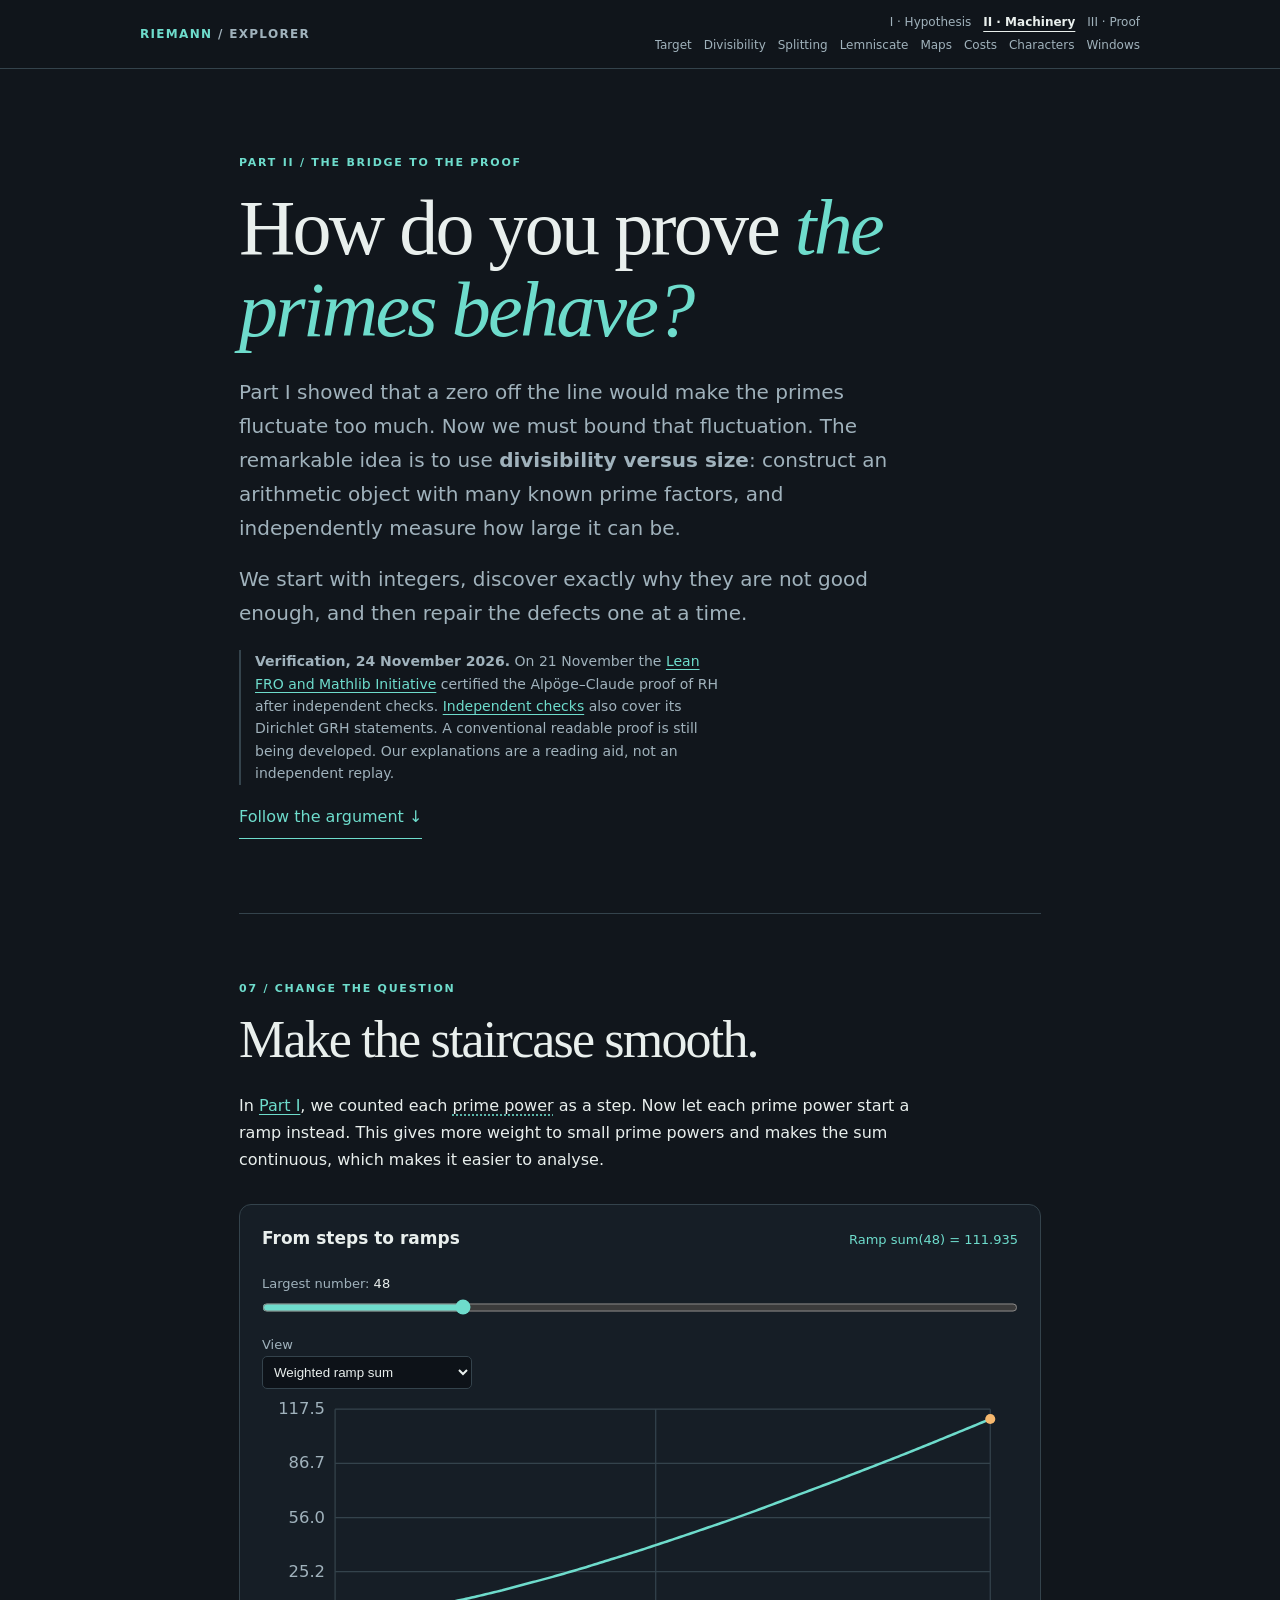
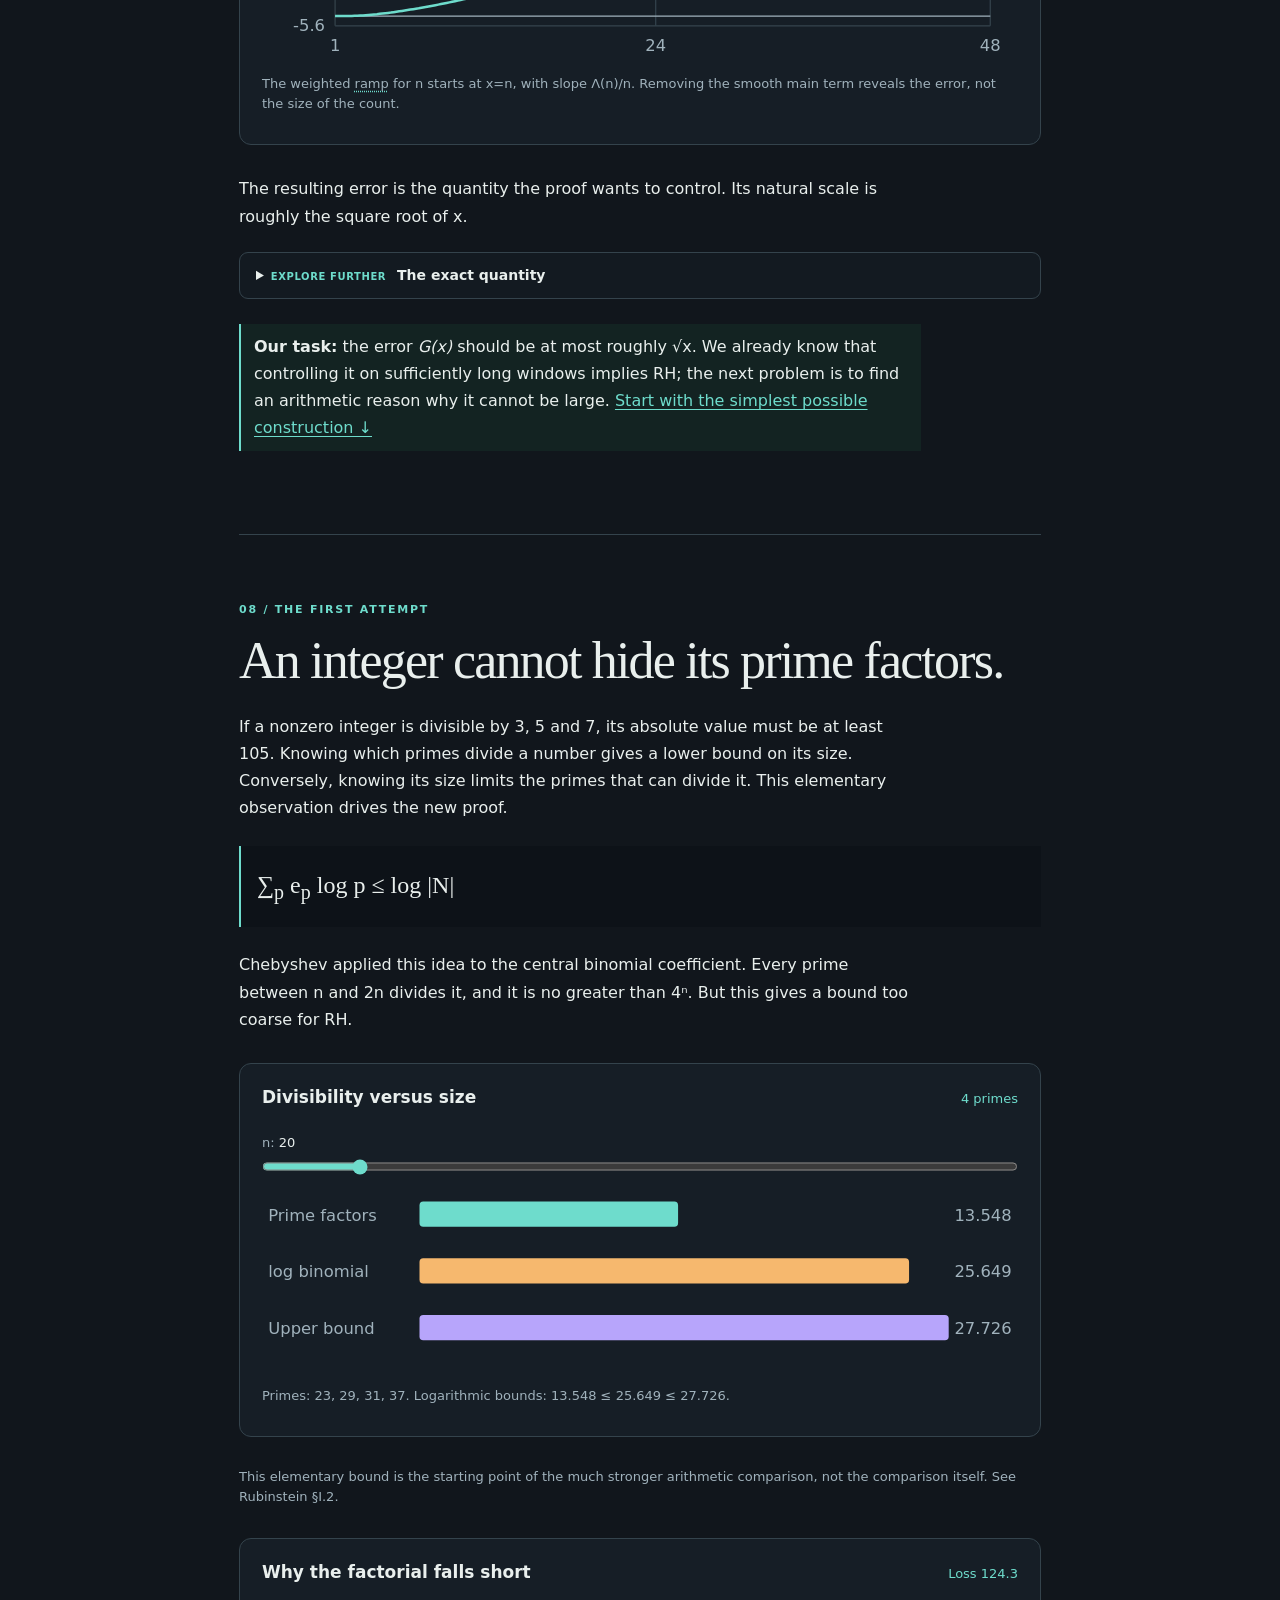
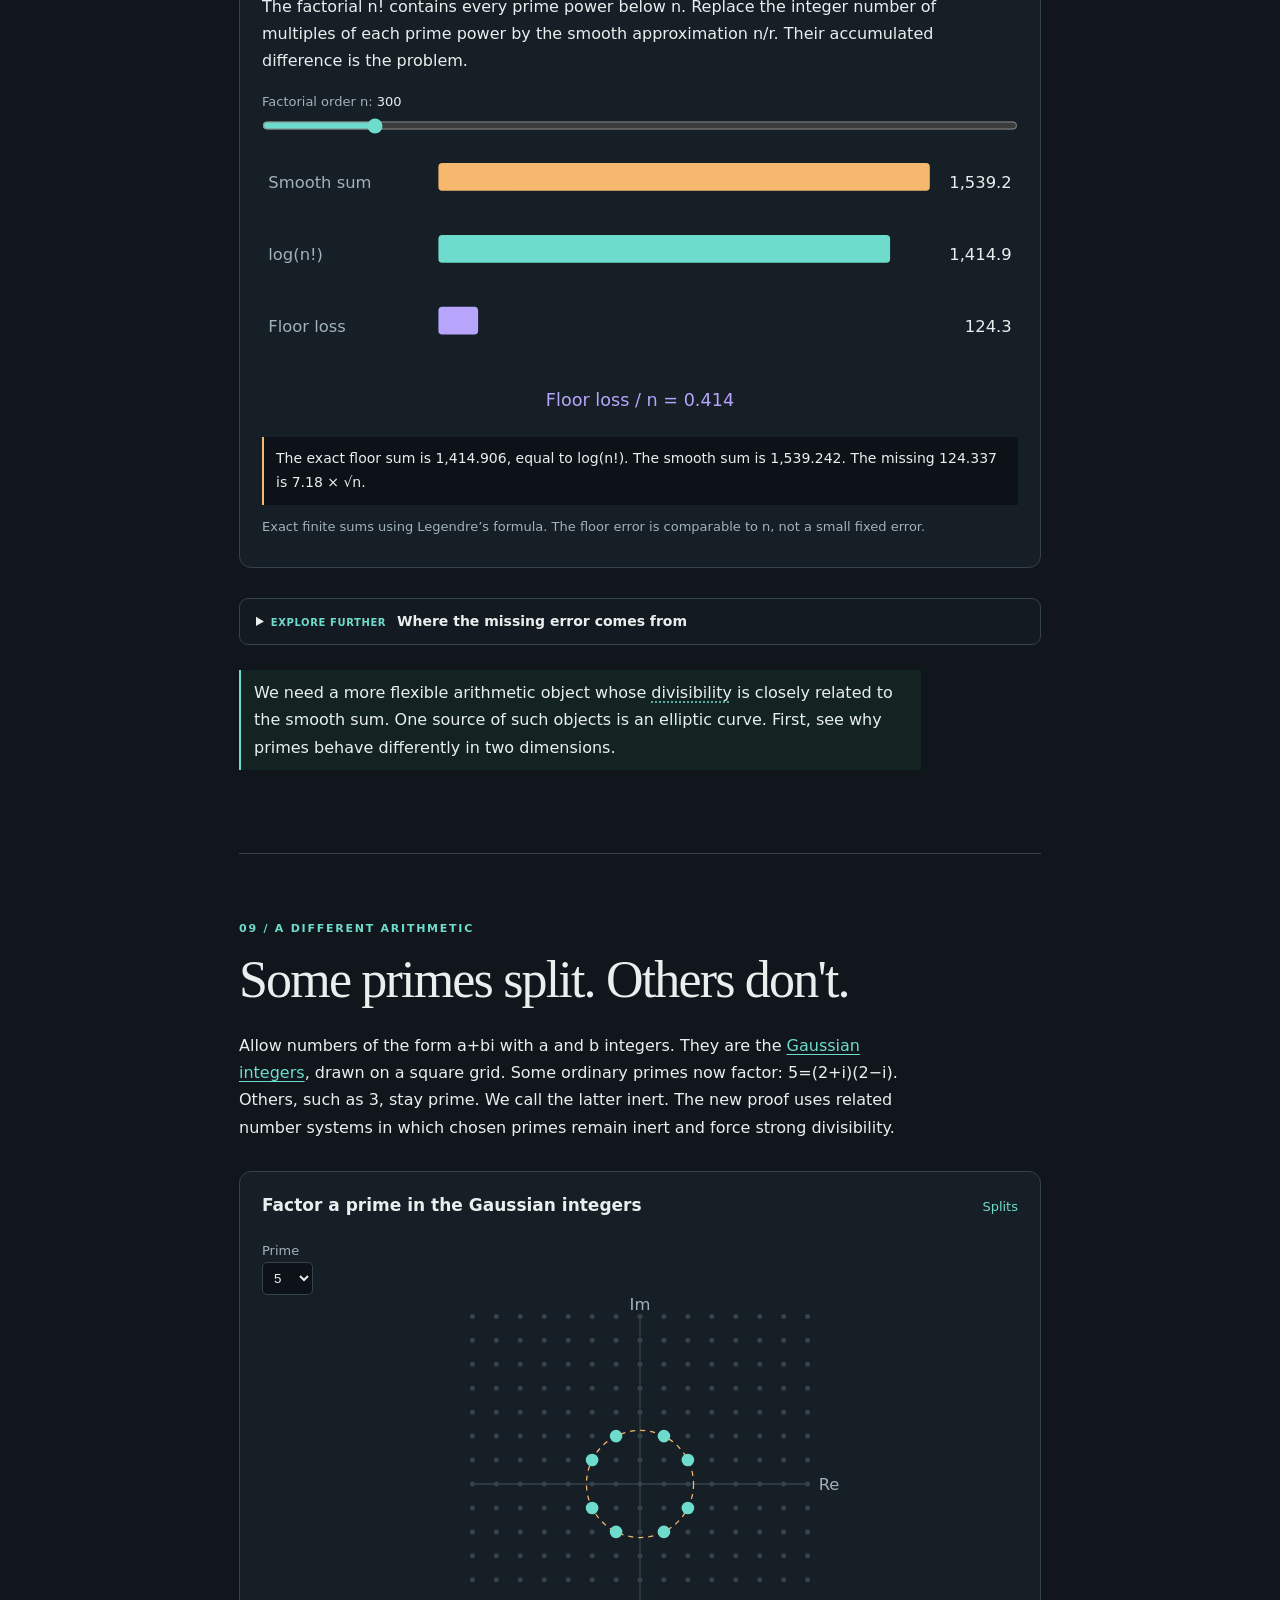
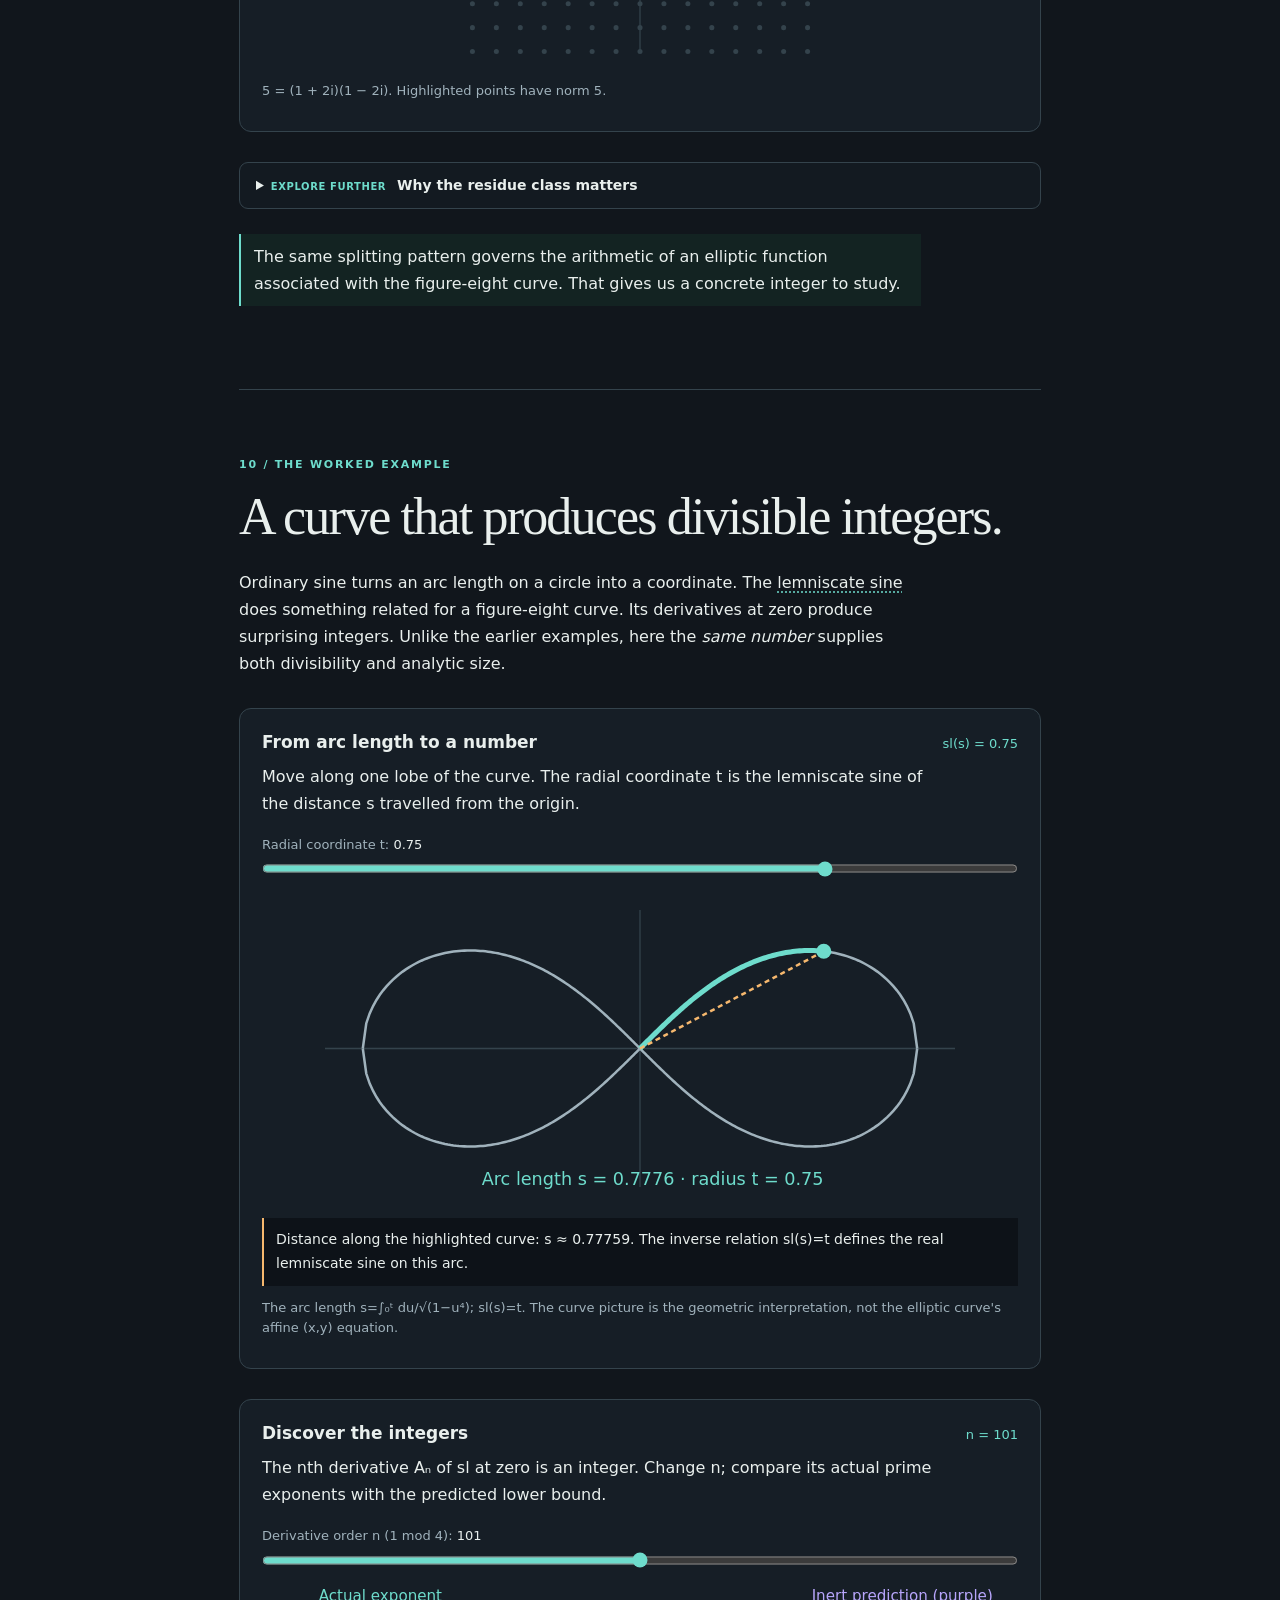
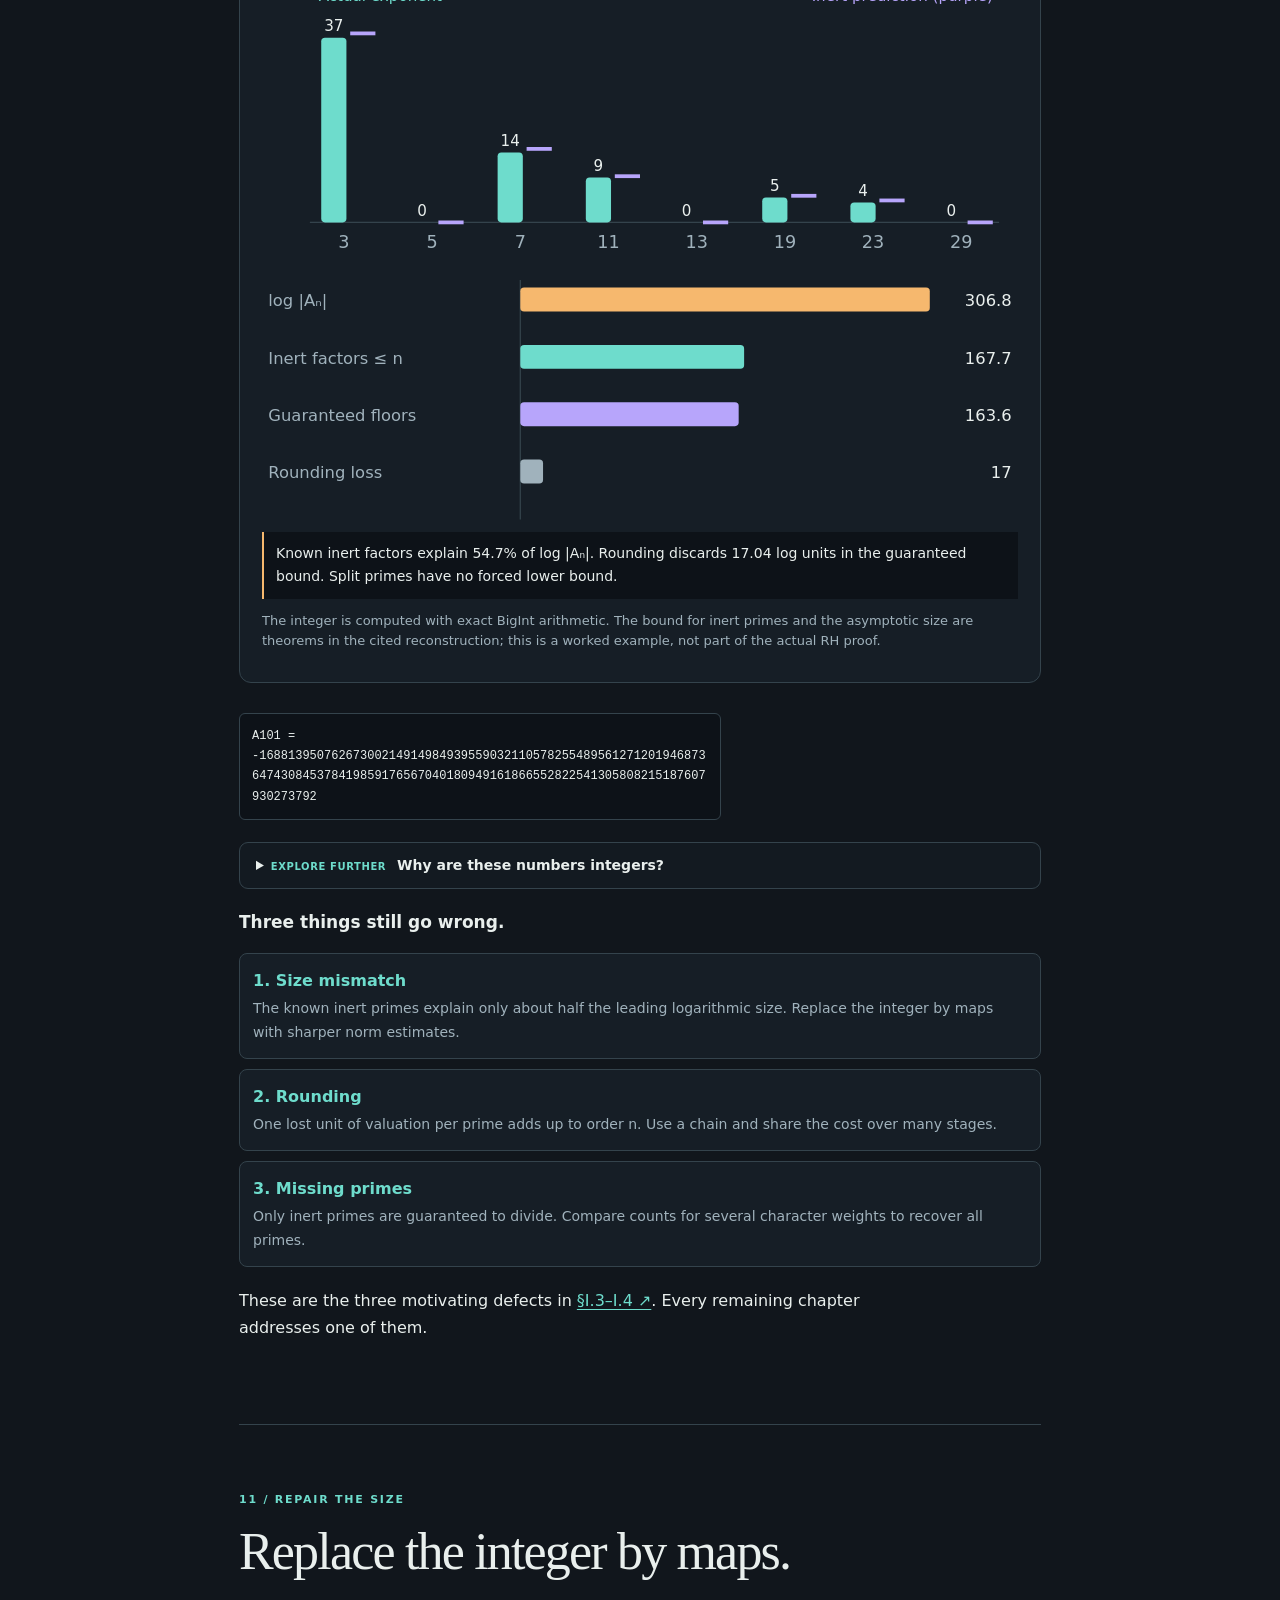
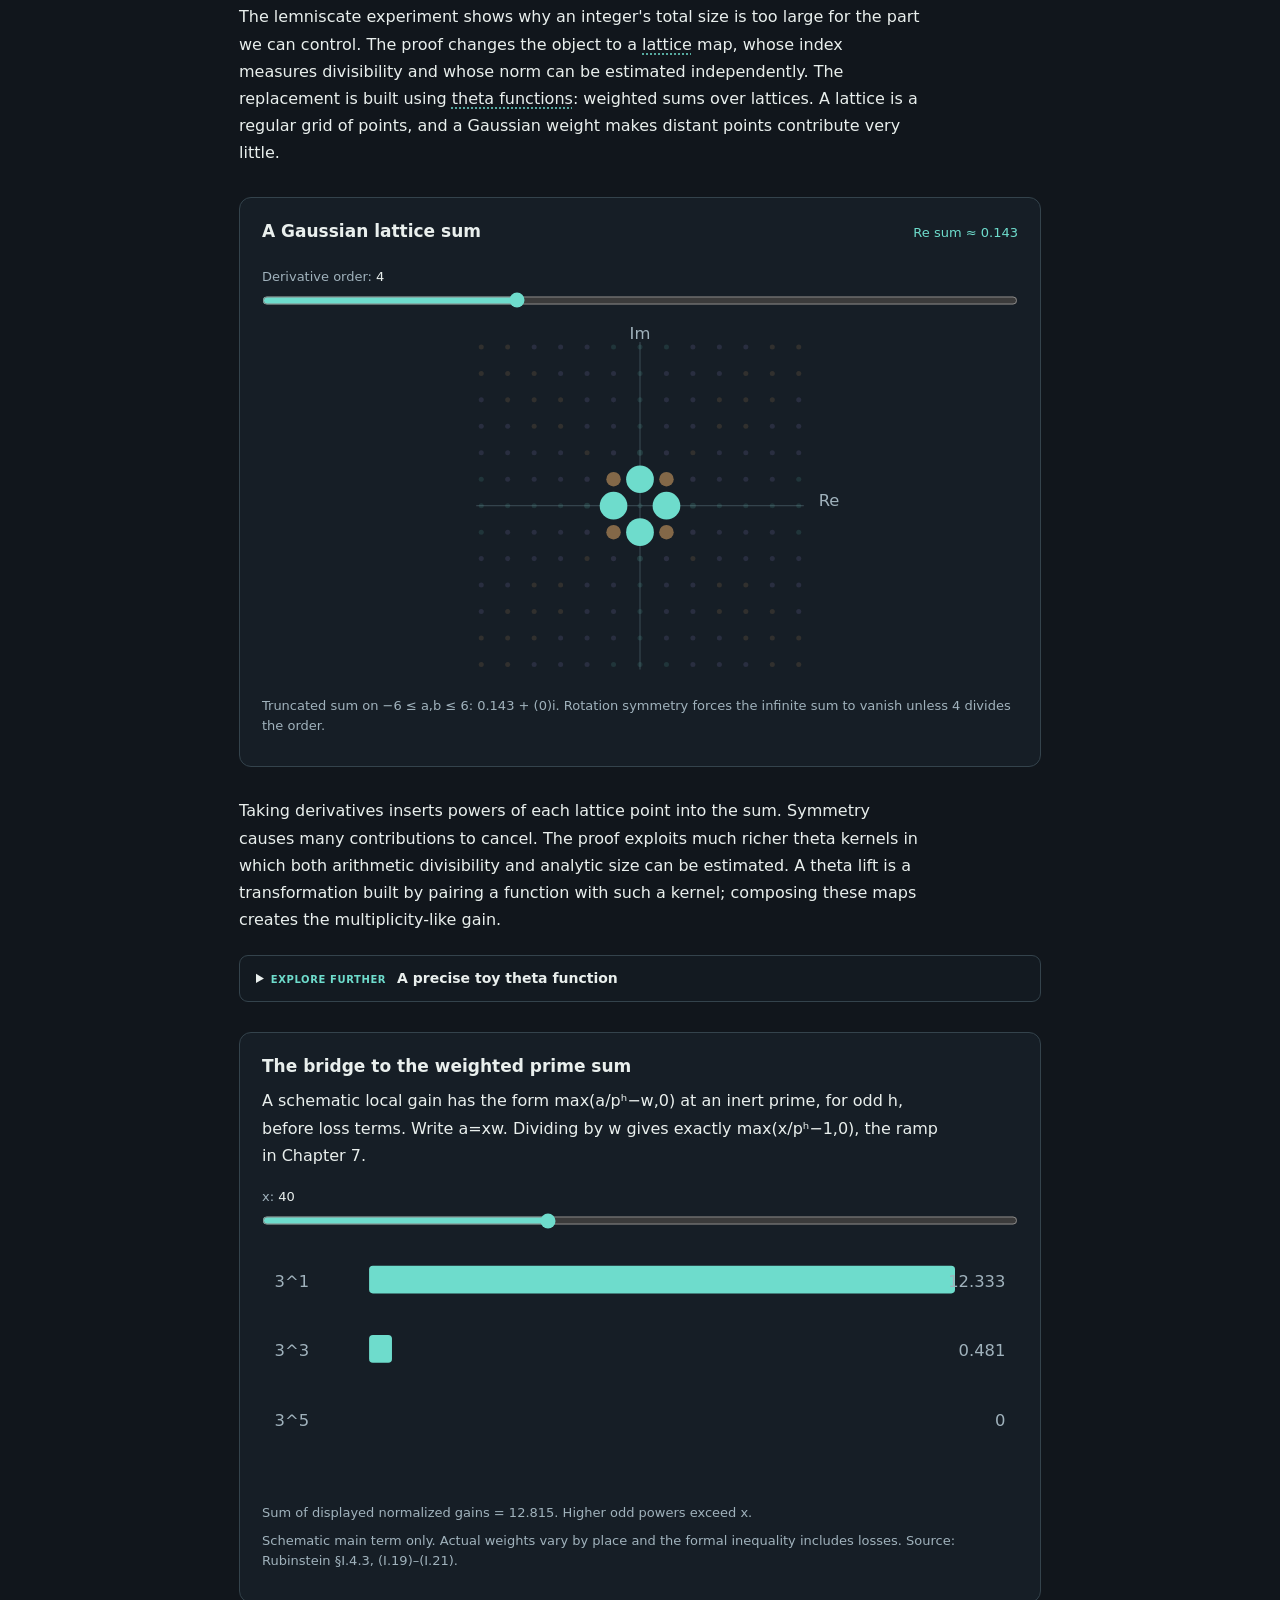
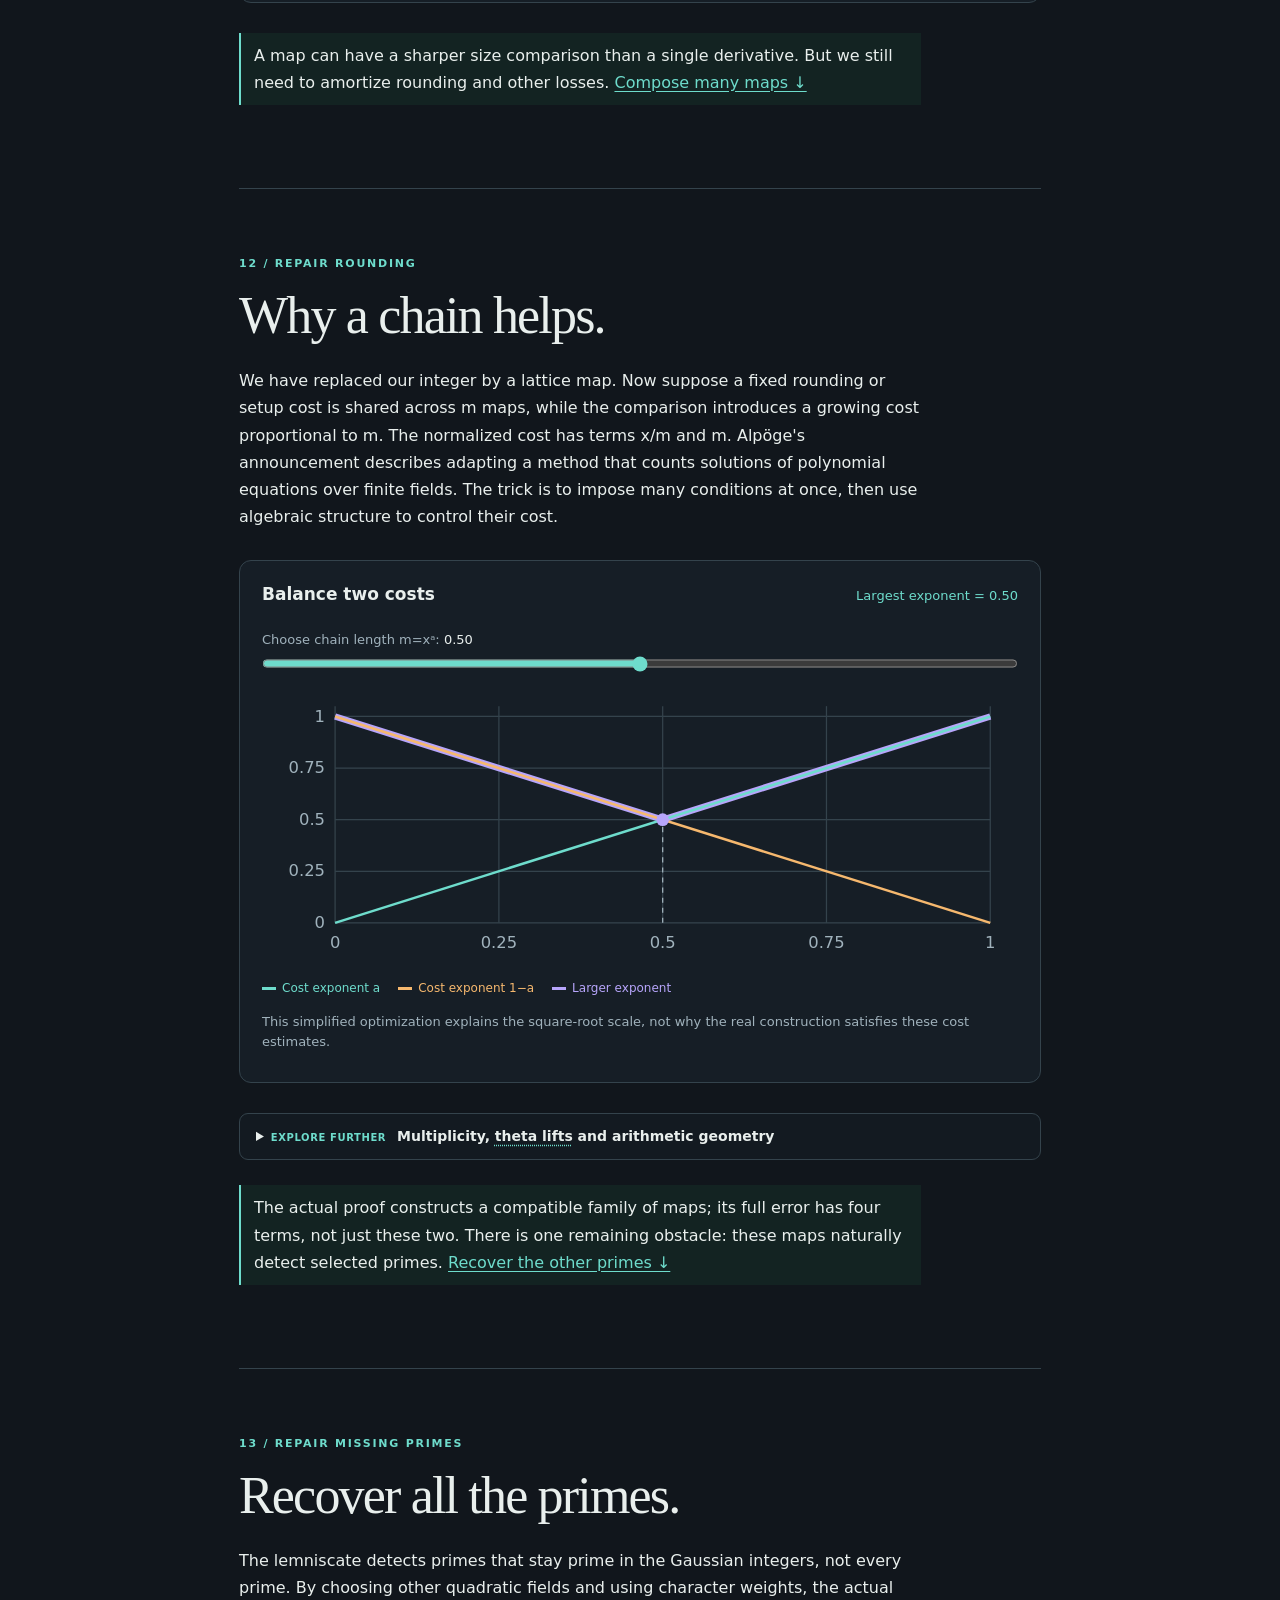
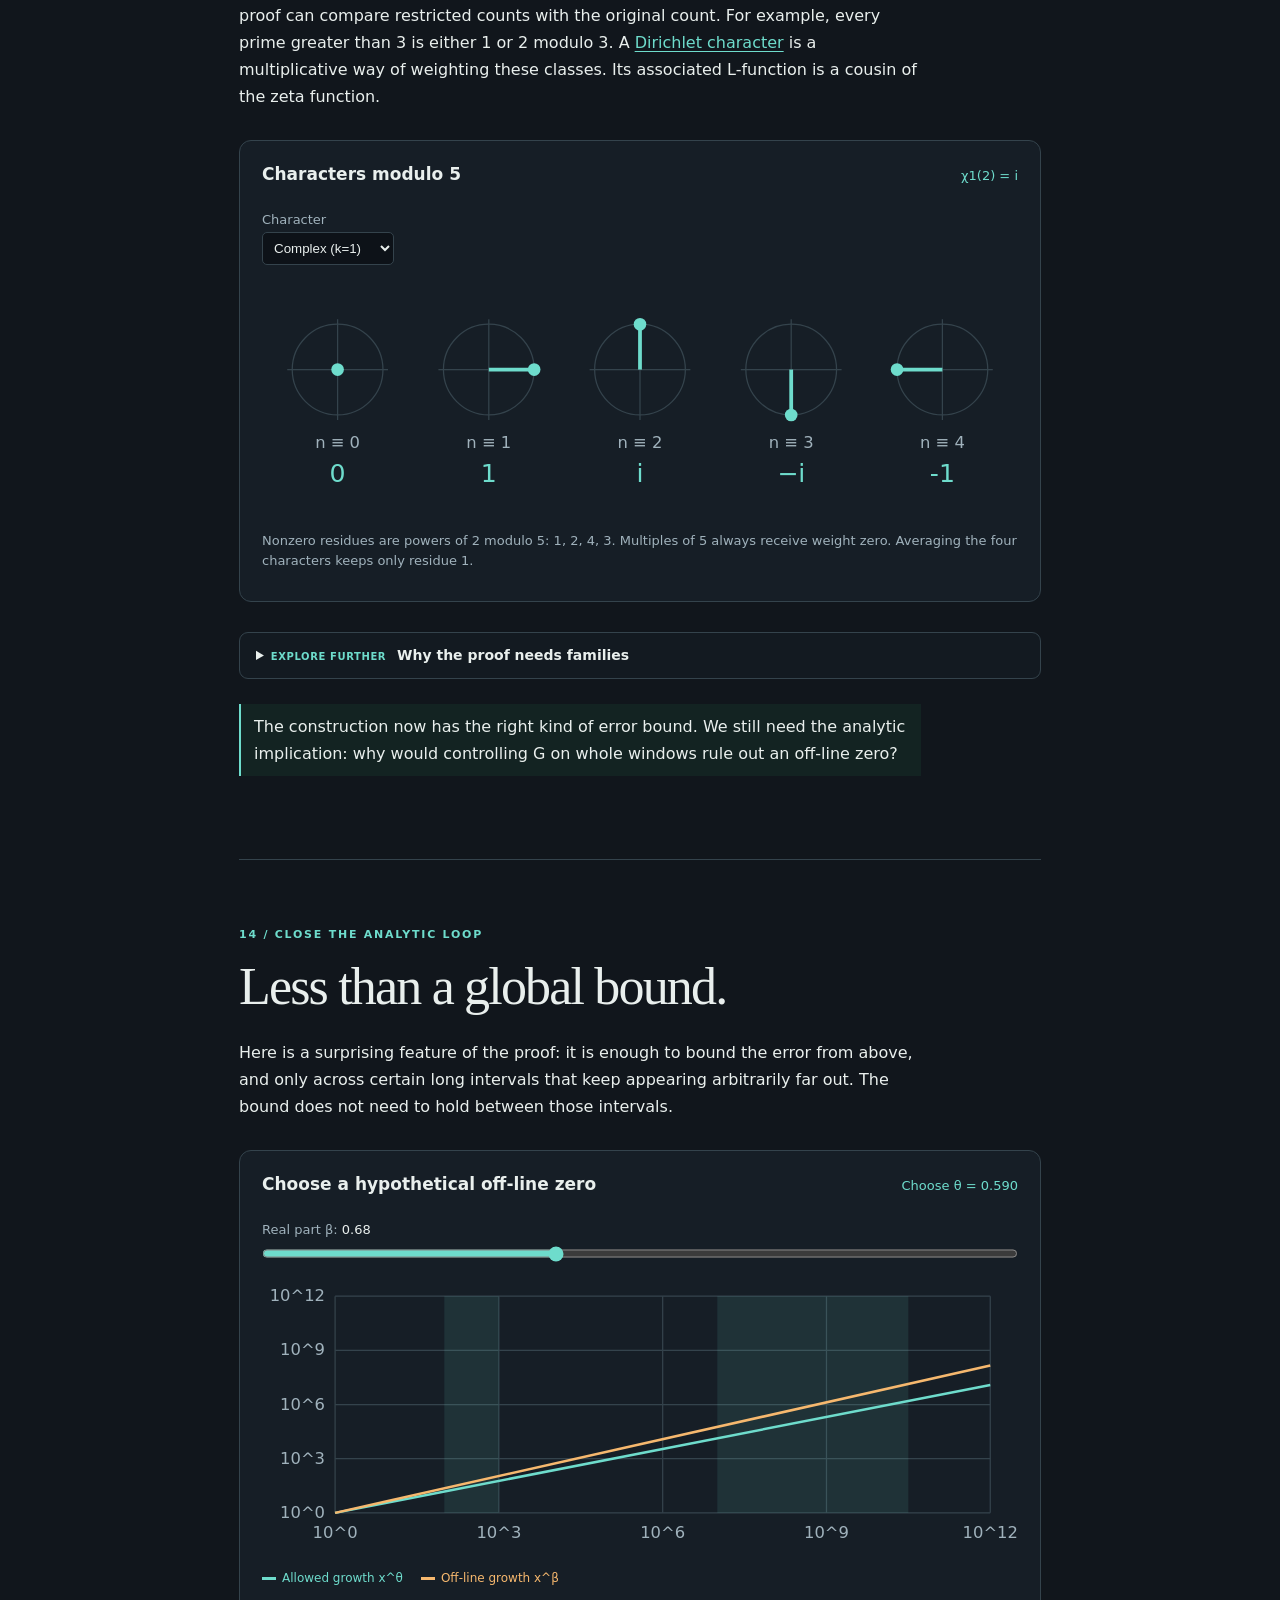
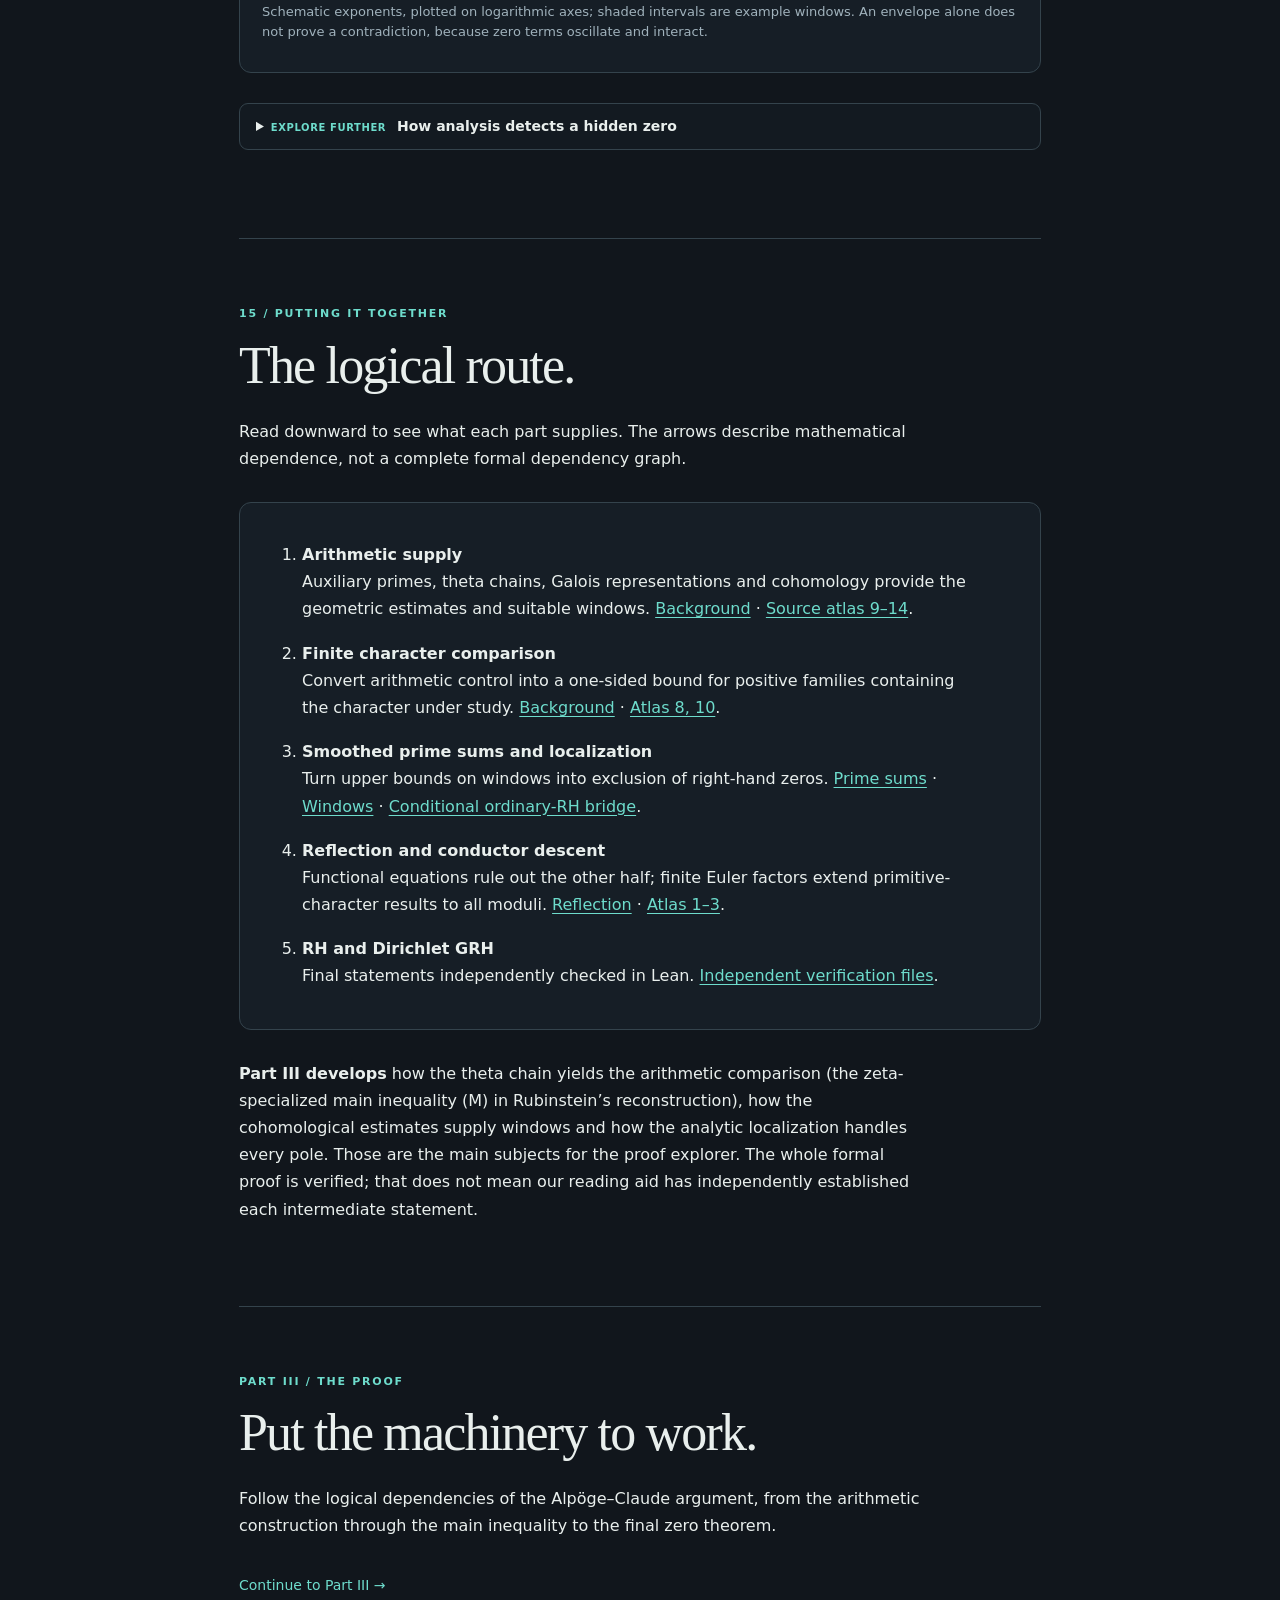
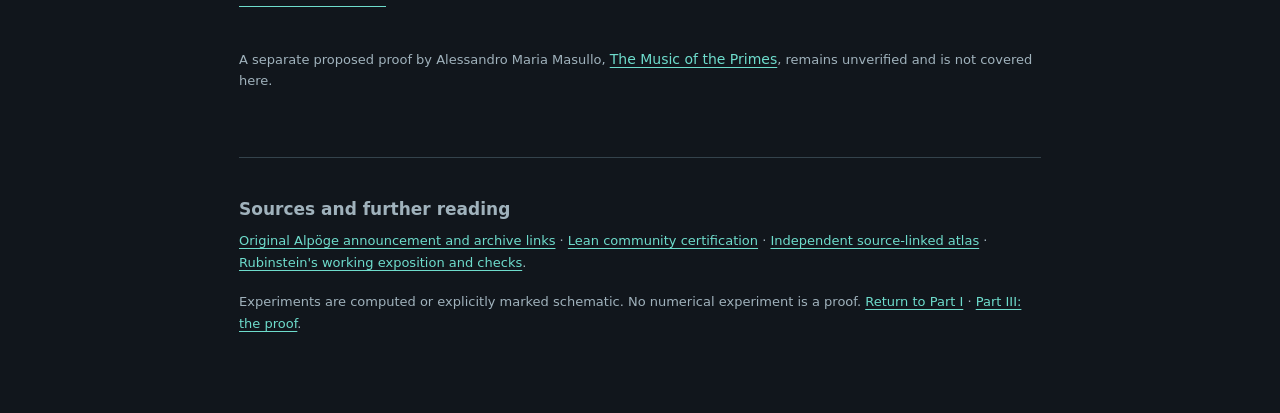
<file: proof.html>
<!doctype html>
<html lang="en"><head><meta charset="utf-8"><meta name="viewport" content="width=device-width,initial-scale=1"><meta name="theme-color" content="#11161c"><title>Riemann — From question to proof</title><link rel="stylesheet" href="./style.css"></head>
<body><header class="top"><a class="brand" href="./index.html">RIEMANN<span> / EXPLORER</span></a><div class="nav-stack"><nav class="part-nav" aria-label="Parts"><a href="./index.html">I · Hypothesis</a><a href="./proof.html" aria-current="page">II · Machinery</a><a href="./argument.html">III · Proof</a></nav><nav class="chapter-nav" aria-label="Chapters"><a href="#target">Target</a><a href="#divisibility">Divisibility</a><a href="#fields">Splitting</a><a href="#lemniscate">Lemniscate</a><a href="#theta">Maps</a><a href="#geometry">Costs</a><a href="#characters">Characters</a><a href="#windows">Windows</a></nav></div></header>
<main><section class="hero"><div class="eyebrow">PART II / THE BRIDGE TO THE PROOF</div><h1>How do you prove <em>the primes behave?</em></h1><p>Part I showed that a zero off the line would make the primes fluctuate too much. Now we must bound that fluctuation. The remarkable idea is to use <strong>divisibility versus size</strong>: construct an arithmetic object with many known prime factors, and independently measure how large it can be.</p><p>We start with integers, discover exactly why they are not good enough, and then repair the defects one at a time.</p>
<div class="reading-guide"><p><strong>Verification, 24 November 2026.</strong> On 21 November the <a href="https://leanprover-community.github.io/blog/posts/riemann-hypothesis/">Lean FRO and Mathlib Initiative</a> certified the Alpöge–Claude proof of RH after independent checks. <a href="https://www.math.uwaterloo.ca/~mrubinst/alpoge_claude_grh/">Independent checks</a> also cover its Dirichlet GRH statements. A conventional readable proof is still being developed. Our explanations are a reading aid, not an independent replay.</p></div><a class="begin" href="#target">Follow the argument ↓</a></section>
<section id="target"><div class="eyebrow">07 / CHANGE THE QUESTION</div><h2>Make the staircase smooth.</h2><p>In <a href="./index.html#music">Part I</a>, we counted each <a class="concept" href="https://www.math.uwaterloo.ca/~mrubinst/alpoge_claude_grh/zeta-paper_v2.pdf" data-concept="mangoldt">prime power</a> as a step. Now let each prime power start a ramp instead. This gives more weight to small prime powers and makes the sum continuous, which makes it easier to analyse.</p>
<div class="lab"><div class="labhead"><h3>From steps to ramps</h3><output id="ramp-stat"></output></div><label for="ramp-x">Largest number: <output id="ramp-val"></output></label><input id="ramp-x" type="range" min="12" max="150" value="48"><label for="ramp-mode">View</label><select id="ramp-mode"><option value="steps">Prime-power staircase</option><option value="ramps" selected>Weighted ramp sum</option><option value="center">Remove the expected growth</option></select><svg id="ramp-plot" viewBox="0 0 600 220" role="img" aria-label="Computed prime-power sum"></svg><p class="fine">The weighted <a class="concept" href="https://www.math.uwaterloo.ca/~mrubinst/alpoge_claude_grh/zeta-paper_v2.pdf" data-concept="ramp">ramp</a> for n starts at x=n, with slope Λ(n)/n. Removing the smooth main term reveals the error, not the size of the count.</p></div>
<p>The resulting error is the quantity the proof wants to control. Its natural scale is roughly the square root of x.</p>
<details class="depth"><summary><span class="depth-tag">Explore further</span> The exact quantity</summary><div class="depth-content"><p>The <a href="https://en.wikipedia.org/wiki/Von_Mangoldt_function">von Mangoldt function</a> Λ(n) equals log p if n is a positive power of a prime p, and zero otherwise. Let γ be <a href="https://dlmf.nist.gov/5.2">Euler's constant</a>, not a zero ordinate.</p><div class="equation">G(x) = Σ<sub>n≤x</sub> Λ(n)(x/n−1) − x log x + (1+γ)x</div><p>For example, at x=6 the ramp sum has contributions from 2, 3, 4 and 5. The term for 4 is log 2 × (6/4−1).</p><details class="derivation"><summary>Mathematical details</summary><div class="depth-content"><p>For Re(s)&gt;1 the integral of a single ramp against x<sup>−s−1</sup> equals n<sup>−s</sup>/[s(s−1)], by integrating from n to infinity. Consequently the Mellin transform of G, integrated from 1 to infinity, is</p><div class="equation">−ζ′(s)/[ζ(s)s(s−1)] − 1/(s−1)² + (1+γ)/(s−1).</div><p>The centering cancels the singularity at 1. At a nontrivial zero ρ of multiplicity m the residue is −m/[ρ(ρ−1)]. Smoothing has not erased the zeros. <a href="https://alpo.ge/remark.pdf">Author's announcement, pp. 3–4</a>; <a href="https://nasqret.github.io/riemann-rev/atlas/">source atlas, components 4–5</a>.</p></div></details></div></details><p class="next-thought"><strong>Our task:</strong> the error <em>G(x)</em> should be at most roughly √x. We already know that controlling it on sufficiently long windows implies RH; the next problem is to find an arithmetic reason why it cannot be large. <a href="#divisibility">Start with the simplest possible construction ↓</a></p></section>
<section id="divisibility"><div class="eyebrow">08 / THE FIRST ATTEMPT</div><h2>An integer cannot hide its prime factors.</h2><p>If a nonzero integer is divisible by 3, 5 and 7, its absolute value must be at least 105. Knowing which primes divide a number gives a lower bound on its size. Conversely, knowing its size limits the primes that can divide it. This elementary observation drives the new proof.</p>
<div class="equation">∑<sub>p</sub> e<sub>p</sub> log p ≤ log |N|</div>
<p>Chebyshev applied this idea to the central binomial coefficient. Every prime between n and 2n divides it, and it is no greater than 4ⁿ. But this gives a bound too coarse for RH.</p>
<div class="lab"><div class="labhead"><h3>Divisibility versus size</h3><output id="bin-stat"></output></div><label for="bin-n">n: <output id="bin-value"></output></label><input id="bin-n" type="range" min="2" max="150" value="20"><svg id="bin-chart" viewBox="0 0 600 150" role="img" aria-label="Prime divisibility, binomial logarithm and size bound"></svg><p id="bin-detail" class="fine"></p></div>
<p class="fine">This elementary bound is the starting point of the much stronger arithmetic comparison, not the comparison itself. See Rubinstein §I.2.</p><div class="lab" id="floor-lab"><div class="labhead"><h3>Why the factorial falls short</h3><output id="floor-stat" aria-live="polite"></output></div><p>The factorial n! contains every prime power below n. Replace the integer number of multiples of each prime power by the smooth approximation n/r. Their accumulated difference is the problem.</p><label for="floor-n">Factorial order n: <output id="floor-n-val"></output></label><input id="floor-n" type="range" min="20" max="2000" step="10" value="300"><svg id="floor-plot" viewBox="0 0 600 220" role="img" aria-label="Log factorial, smooth prime-power sum and cumulative rounding loss"></svg><p class="readout" id="floor-detail"></p><p class="fine">Exact finite sums using Legendre’s formula. The floor error is comparable to n, not a small fixed error.</p></div><details class="depth"><summary><span class="depth-tag">Explore further</span> Where the missing error comes from</summary><div class="depth-content"><div class="equation">log(n!) = ∑<sub>r≤n</sub> Λ(r)⌊n/r⌋</div><p>Replacing the floor by n/r costs R(n)=∑Λ(r){n/r}. This is O(n), and the prime number theorem gives R(n)∼(1−γ)n. A term of order n is much larger than the required square-root error. The smooth ramp sum is n∑Λ(r)/r−ψ(n); the floor identity alone cannot separate ψ(n) accurately enough.</p><details class="derivation"><summary>Mathematical details</summary><div class="depth-content"><p class="math-status"><span>Derived</span> The floor identity follows by counting multiples of p, p², … in the factorial.</p><p>Using ∑<sub>r≤n</sub>Λ(r)/r=log n−γ+o(1) and Stirling's formula gives the stated asymptotic for R(n). See <a href="https://www.math.uwaterloo.ca/~mrubinst/alpoge_claude_grh/zeta-paper_v2.pdf#page=8">§I.2 ↗</a>.</p></div></details></div></details><p class="next-thought">We need a more flexible arithmetic object whose <a class="concept" href="https://www.math.uwaterloo.ca/~mrubinst/alpoge_claude_grh/zeta-paper_v2.pdf" data-concept="valuation">divisibility</a> is closely related to the smooth sum. One source of such objects is an elliptic curve. First, see why primes behave differently in two dimensions.</p></section>
<section id="fields"><div class="eyebrow">09 / A DIFFERENT ARITHMETIC</div><h2>Some primes split. Others don't.</h2><p>Allow numbers of the form a+bi with a and b integers. They are the <a href="https://en.wikipedia.org/wiki/Gaussian_integer">Gaussian integers</a>, drawn on a square grid. Some ordinary primes now factor: 5=(2+i)(2−i). Others, such as 3, stay prime. We call the latter inert. The new proof uses related number systems in which chosen primes remain inert and force strong divisibility.</p>
<div class="lab"><div class="labhead"><h3>Factor a prime in the Gaussian integers</h3><output id="field-stat"></output></div><label for="field-prime">Prime</label><select id="field-prime"><option>3</option><option selected>5</option><option>7</option><option>13</option><option>17</option><option>19</option><option>29</option><option>37</option><option>41</option></select><svg id="field-chart" viewBox="0 0 600 300" role="img" aria-label="Gaussian lattice and points of squared distance p"></svg><p id="field-detail" class="fine"></p></div>
<details class="depth"><summary><span class="depth-tag">Explore further</span> Why the residue class matters</summary><div class="depth-content"><p>For an odd prime p, a factorization in Gaussian integers is equivalent to writing p as a sum of two integer squares. This is possible exactly when p leaves remainder 1 on division by 4. Primes leaving remainder 3 stay prime. The prime 2 is exceptional: it ramifies.</p><details class="derivation"><summary>Mathematical details</summary><div class="depth-content"><p>ℤ[i]/(p) ≅ 𝔽ₚ[X]/(X²+1). For p≡3 mod 4 the quadratic is irreducible, giving the field 𝔽ₚ². For p≡1 mod 4 it has distinct roots, giving a product of two fields. In the proof, complex multiplication (extra endomorphisms of elliptic curves) and the action of Frobenius at <a class="concept" href="https://www.math.uwaterloo.ca/~mrubinst/alpoge_claude_grh/zeta-paper_v2.pdf" data-concept="inert">inert</a> primes enter divisibility estimates in algebraic coordinates. This Gaussian example is only a model of splitting. See Rubinstein §§I.3–I.4 and III.5.</p></div></details></div></details>
<p class="next-thought">The same splitting pattern governs the arithmetic of an elliptic function associated with the figure-eight curve. That gives us a concrete integer to study.</p></section>
<section id="lemniscate"><div class="eyebrow">10 / THE WORKED EXAMPLE</div><h2>A curve that produces divisible integers.</h2><p>Ordinary sine turns an arc length on a circle into a coordinate. The <a class="concept" href="https://www.math.uwaterloo.ca/~mrubinst/alpoge_claude_grh/zeta-paper_v2.pdf" data-concept="lemniscate">lemniscate sine</a> does something related for a figure-eight curve. Its derivatives at zero produce surprising integers. Unlike the earlier examples, here the <em>same number</em> supplies both divisibility and analytic size.</p><div class="lab" id="lem-arc-lab"><div class="labhead"><h3>From arc length to a number</h3><output id="lem-arc-stat" aria-live="polite"></output></div><p>Move along one lobe of the curve. The radial coordinate t is the lemniscate sine of the distance s travelled from the origin.</p><label for="lem-t">Radial coordinate t: <output id="lem-t-val"></output></label><input id="lem-t" type="range" min="0" max="1" step="0.01" value="0.75"><svg id="lem-curve" viewBox="0 0 600 250" role="img" aria-label="Bernoulli lemniscate with selected radial point and traversed arc"></svg><p class="readout" id="lem-arc-detail"></p><p class="fine">The arc length s=∫₀ᵗ du/√(1−u⁴); sl(s)=t. The curve picture is the geometric interpretation, not the elliptic curve's affine (x,y) equation.</p></div><div class="lab" id="lem-number-lab"><div class="labhead"><h3>Discover the integers</h3><output id="lem-number-stat" aria-live="polite"></output></div><p>The nth derivative Aₙ of sl at zero is an integer. Change n; compare its actual prime exponents with the predicted lower bound.</p><label for="lem-n">Derivative order n (1 mod 4): <output id="lem-n-val"></output></label><input id="lem-n" type="range" min="1" max="201" step="4" value="101"><svg id="lem-val" viewBox="0 0 600 230" role="img" aria-label="Exact prime valuations and lower bounds for lemniscate derivatives"></svg><svg id="lem-size" viewBox="0 0 600 190" role="img" aria-label="Logarithmic size and inert prime contribution, with rounding loss"></svg><p class="readout" id="lem-number-detail"></p><p class="fine">The integer is computed with exact BigInt arithmetic. The bound for inert primes and the asymptotic size are theorems in the cited reconstruction; this is a worked example, not part of the actual RH proof.</p></div><p class="integer-readout" id="lem-integer"></p><details class="depth"><summary><span class="depth-tag">Explore further</span> Why are these numbers integers?</summary><div class="depth-content"><p>Write f=sl, with f(0)=0, f′(0)=1 and f″=−2f³. Differentiate n times and use the product rule. Starting with A₀=0 and A₁=1 gives each next derivative as an integer combination of earlier ones.</p><div class="equation">A<sub>n+2</sub> = −2∑<sub>i+j+k=n</sub> (n!/(i!j!k!)) A<sub>i</sub>A<sub>j</sub>A<sub>k</sub></div><p>For example A₅=−12, A₉=3024 and A₁₃=−4390848. Rotational symmetry forces the other orders to vanish. This also follows inductively from the recurrence.</p><details class="derivation"><summary>Mathematical details</summary><div class="depth-content"><p class="math-status"><span>Derived</span> The recurrence proves integrality by induction.</p><p class="math-status"><span>Established</span> The reconstruction proves the inert-prime lower bound (Le18), the size asymptotic (Le9), and the leading-term deficit (Le19).</p><div class="equation">v<sub>p</sub>(A<sub>n</sub>) ≥ ⌊np/(p²−1)⌋ &nbsp; (p ≡ 3 mod 4)</div><p>For n≡1 mod 4, |Aₙ|∼4n!R<sup>−n−1</sup> with R=2∫₀¹(1−t⁴)<sup>−1/2</sup>dt/√2. Thus log|Aₙ|=n log n−(1+log R)n+O(log n). The guaranteed inert contribution has leading term ½n log n, not n log n. See <a href="https://www.math.uwaterloo.ca/~mrubinst/alpoge_claude_grh/zeta-paper_v2.pdf#page=224">§III.12 ↗</a>, <a href="https://www.math.uwaterloo.ca/~mrubinst/alpoge_claude_grh/zeta-paper_v2.pdf#page=241">Theorem Le18 ↗</a> and <a href="https://www.math.uwaterloo.ca/~mrubinst/alpoge_claude_grh/zeta-paper_v2.pdf#page=243">Proposition Le19 ↗</a>. The finite slider uses all inert primes ≤n; occasional additional factors beyond n need not be included to get a valid lower bound.</p></div></details></div></details><h3>Three things still go wrong.</h3><div class="obstacle-list"><a href="#theta"><strong>1. Size mismatch</strong><span>The known inert primes explain only about half the leading logarithmic size. Replace the integer by maps with sharper norm estimates.</span></a><a href="#geometry"><strong>2. Rounding</strong><span>One lost unit of valuation per prime adds up to order n. Use a chain and share the cost over many stages.</span></a><a href="#characters"><strong>3. Missing primes</strong><span>Only inert primes are guaranteed to divide. Compare counts for several character weights to recover all primes.</span></a></div><p>These are the three motivating defects in <a href="https://www.math.uwaterloo.ca/~mrubinst/alpoge_claude_grh/zeta-paper_v2.pdf#page=9">§I.3–I.4 ↗</a>. Every remaining chapter addresses one of them.</p></section>
<section id="theta"><div class="eyebrow">11 / REPAIR THE SIZE</div><h2>Replace the integer by maps.</h2><p>The lemniscate experiment shows why an integer's total size is too large for the part we can control. The proof changes the object to a <a class="concept" href="https://www.math.uwaterloo.ca/~mrubinst/alpoge_claude_grh/zeta-paper_v2.pdf" data-concept="lattice">lattice</a> map, whose index measures divisibility and whose norm can be estimated independently. The replacement is built using <a class="concept" href="https://www.math.uwaterloo.ca/~mrubinst/alpoge_claude_grh/zeta-paper_v2.pdf" data-concept="theta">theta functions</a>: weighted sums over lattices. A lattice is a regular grid of points, and a Gaussian weight makes distant points contribute very little.</p>
<div class="lab"><div class="labhead"><h3>A Gaussian lattice sum</h3><output id="theta-stat"></output></div><label for="theta-n">Derivative order: <output id="theta-value"></output></label><input id="theta-n" type="range" min="0" max="12" value="4"><svg id="theta-chart" viewBox="0 0 600 290" role="img" aria-label="Gaussian lattice with contributions from complex powers"></svg><p class="fine" id="theta-detail"></p></div>
<p>Taking derivatives inserts powers of each lattice point into the sum. Symmetry causes many contributions to cancel. The proof exploits much richer theta kernels in which both arithmetic divisibility and analytic size can be estimated. A theta lift is a transformation built by pairing a function with such a kernel; composing these maps creates the multiplicity-like gain.</p>
<details class="depth"><summary><span class="depth-tag">Explore further</span> A precise toy theta function</summary><div class="depth-content"><div class="equation">Θ(z)=∑<sub>λ∈ℤ[i]</sub> exp(−π|λ|²+λz)</div><p>Its nth derivative at zero is the sum of λⁿ exp(−π|λ|²). Rotating the grid by 90 degrees multiplies the sum by iⁿ, so it vanishes unless n is a multiple of four. The plot uses a symmetric finite square; teal and orange show positive and negative real contributions, with purple for purely imaginary contributions. Magnitudes are scaled within each plot.</p><details class="derivation"><summary>Mathematical details</summary><div class="depth-content"><p>The Gaussian ensures locally uniform absolute convergence and permits termwise differentiation. In the polynomial Gaussian inner product, ∥zᵃ∥²=∫₀∞ tᵃe<sup>−t</sup>dt=a!, explaining why factorial size enters the analytic estimate. For an integral full-rank square matrix A, the index [ℤᵈ:Aℤᵈ]=|det A|; Hadamard’s inequality bounds this by the product of column norms. This illustrates how index and size can meet, not the main inequality itself.</p><p>In the actual construction, the spaces consist of automorphic forms on definite unitary groups with Hermitian lattices. The required inputs include integrality of theta kernels, local valuation gains, inner-product and covolume formulas, rank and trace estimates, denominator bounds and the assembly of (M). These are not proved by the square-grid model. <a href="https://www.math.uwaterloo.ca/~mrubinst/alpoge_claude_grh/zeta-paper_v2.pdf">Rubinstein §§I.4–I.7, III.4–III.9</a>.</p></div></details></div></details>
<div class="lab"><h3>The bridge to the weighted prime sum</h3><p>A schematic local gain has the form max(a/pʰ−w,0) at an inert prime, for odd h, before loss terms. Write a=xw. Dividing by w gives exactly max(x/pʰ−1,0), the ramp in Chapter 7.</p><label for="gain-x">x: <output id="gain-value"></output></label><input id="gain-x" type="range" min="4" max="100" value="40"><svg id="gain-chart" viewBox="0 0 600 200" role="img" aria-label="Ramp weights for odd powers of inert prime three"></svg><p class="fine" id="gain-detail"></p><p class="fine">Schematic main term only. Actual weights vary by place and the formal inequality includes losses. Source: Rubinstein §I.4.3, (I.19)–(I.21).</p></div><p class="next-thought">A map can have a sharper size comparison than a single derivative. But we still need to amortize rounding and other losses. <a href="#geometry">Compose many maps ↓</a></p></section>
<section id="geometry"><div class="eyebrow">12 / REPAIR ROUNDING</div><h2>Why a chain helps.</h2><p>We have replaced our integer by a lattice map. Now suppose a fixed rounding or setup cost is shared across m maps, while the comparison introduces a growing cost proportional to m. The normalized cost has terms x/m and m. Alpöge's announcement describes adapting a method that counts solutions of polynomial equations over finite fields. The trick is to impose many conditions at once, then use algebraic structure to control their cost.</p>
<div class="lab"><div class="labhead"><h3>Balance two costs</h3><output id="balance-stat"></output></div><label for="balance-a">Choose chain length m=xᵃ: <output id="balance-val"></output></label><input id="balance-a" type="range" min="0" max="1" step=".01" value=".5"><svg id="balance-plot" viewBox="0 0 600 220" role="img" aria-label="Competing exponents a and one minus a"></svg><div class="legend"><span class="a">Cost exponent a</span><span class="b">Cost exponent 1−a</span><span class="c">Larger exponent</span></div><p class="fine">This simplified optimization explains the square-root scale, not why the real construction satisfies these cost estimates.</p></div>
<details class="depth"><summary><span class="depth-tag">Explore further</span> Multiplicity, <a class="concept" href="https://www.math.uwaterloo.ca/~mrubinst/alpoge_claude_grh/zeta-paper_v2.pdf" data-concept="theta">theta lifts</a> and arithmetic geometry</summary><div class="depth-content"><p>A polynomial with a root of multiplicity m has m factors of (t−r). If a nonzero polynomial of degree d vanishes to order m at N distinct points, then mN≤d. Stepanov's method uses an auxiliary polynomial and vanishing conditions to bound finite-field point counts. Integers do not supply a comparable derivative directly.</p>
<div class="mini-lab"><h3>Spend the degree budget</h3><label for="mult-m">Required multiplicity: <output id="mult-val"></output></label><input id="mult-m" type="range" min="1" max="12" value="3"><svg id="mult-plot" viewBox="0 0 600 100" role="img" aria-label="Thirty degree units grouped by required root multiplicity"><title>Degree budget</title></svg><p class="readout" id="mult-stat"></p></div>
<p>The proposed analogy uses a chain of <a href="https://en.wikipedia.org/wiki/Theta_correspondence">theta lifts</a>, transformations between spaces of <a class="concept" href="https://www.math.uwaterloo.ca/~mrubinst/alpoge_claude_grh/zeta-paper_v2.pdf" data-concept="automorphic">automorphic forms</a>, in place of repeated vanishing. Automorphic forms are functions with prescribed transformation symmetries; arithmetic information is encoded in those symmetries. <a href="https://en.wikipedia.org/wiki/Galois_representation">Galois representations</a> encode symmetries of algebraic numbers by matrices. <a href="https://en.wikipedia.org/wiki/Galois_cohomology">Galois cohomology</a> measures obstructions to solving compatible arithmetic conditions. These are separate tools in the construction, not different names for multiplicity.</p><details class="derivation"><summary>Mathematical details</summary><div class="depth-content"><p>The reading atlas identifies the theta chain and its arithmetic estimates (<code>topDesWin</code>, <code>RankVal</code>), the finite-character comparison (<code>core_gm</code>, <code>ch_top</code>), host supply (<code>supplyChi</code>) and a cohomological window (<code>VWinAt</code>). A representative loss exponent is ½+9ε, where ε can be chosen after θ. These are identifiers for following the formal argument, not derivations here.</p><p>In the simplified balance, max(a,1−a)≥½ with equality only at a=½. This does not establish any of the comparison, divisibility, covolume or cohomological estimates. <a href="https://alpo.ge/remark.pdf">Announcement</a>; <a href="https://nasqret.github.io/riemann-rev/atlas/">components 8–14</a>; <a href="https://www.math.uwaterloo.ca/~mrubinst/alpoge_claude_grh/">Rubinstein's ongoing reconstruction</a>.</p></div></details></div></details><p class="next-thought">The actual proof constructs a compatible family of maps; its full error has four terms, not just these two. There is one remaining obstacle: these maps naturally detect selected primes. <a href="#characters">Recover the other primes ↓</a></p></section>
<section id="characters"><div class="eyebrow">13 / REPAIR MISSING PRIMES</div><h2>Recover all the primes.</h2><p>The lemniscate detects primes that stay prime in the Gaussian integers, not every prime. By choosing other quadratic fields and using character weights, the actual proof can compare restricted counts with the original count. For example, every prime greater than 3 is either 1 or 2 modulo 3. A <a href="https://dlmf.nist.gov/27.8">Dirichlet character</a> is a multiplicative way of weighting these classes. Its associated L-function is a cousin of the zeta function.</p>
<div class="lab"><div class="labhead"><h3>Characters modulo 5</h3><output id="char-stat"></output></div><label for="char-k">Character</label><select id="char-k"><option value="0">Principal (k=0)</option><option value="1" selected>Complex (k=1)</option><option value="2">Quadratic (k=2)</option><option value="3">Conjugate (k=3)</option><option value="4">Average all four</option></select><svg id="char-plot" viewBox="0 0 600 205" role="img" aria-label="Complex character weights for residues modulo five"></svg><p class="fine">Nonzero residues are powers of 2 modulo 5: 1, 2, 4, 3. Multiples of 5 always receive weight zero. Averaging the four characters keeps only residue 1.</p></div>
<details class="depth"><summary><span class="depth-tag">Explore further</span> Why the proof needs families</summary><div class="depth-content"><p>Characters act like frequency filters on residue classes. Their orthogonality allows an arithmetic count to be rewritten as a sum of character-weighted prime counts. The proof uses specially constructed families, not just this toy group of four.</p><details class="derivation"><summary>Mathematical details</summary><div class="depth-content"><div class="equation">L(s,χ)=Σ<sub>n≥1</sub>χ(n)n<sup>−s</sup> = ∏<sub>p</sub>(1−χ(p)p<sup>−s</sup>)<sup>−1</sup></div><p>For Re(s)&gt;1, the logarithmic derivative is −L′/L=Σ Λ(n)χ(n)n<sup>−s</sup>. At shared zeros the residue contributions of positively weighted L-functions cannot cancel: their multiplicities are positive integers. The real-part prime sums use conjugates as well. The actual construction must ensure suitable families containing the target character, with the appropriate centering and uniform window estimate. <a href="https://nasqret.github.io/riemann-rev/atlas/">Components 4–5, 8 and 10</a>.</p></div></details></div></details><p class="next-thought">The construction now has the right kind of error bound. We still need the analytic implication: why would controlling G on whole windows rule out an off-line zero?</p></section>
<section id="windows"><div class="eyebrow">14 / CLOSE THE ANALYTIC LOOP</div><h2>Less than a global bound.</h2><p>Here is a surprising feature of the proof: it is enough to bound the error from above, and only across certain long intervals that keep appearing arbitrarily far out. The bound does not need to hold between those intervals.</p>
<div class="lab"><div class="labhead"><h3>Choose a hypothetical off-line zero</h3><output id="window-stat"></output></div><label for="window-beta">Real part β: <output id="window-beta-val"></output></label><input id="window-beta" type="range" min=".51" max=".95" step=".01" value=".68"><svg id="window-plot" viewBox="0 0 600 220" role="img" aria-label="Schematic off-line zero envelope and smaller upper-bound exponent on windows"></svg><div class="legend"><span class="a">Allowed growth x^θ</span><span class="b">Off-line growth x^β</span></div><p class="fine">Schematic exponents, plotted on logarithmic axes; shaded intervals are example windows. An envelope alone does not prove a contradiction, because zero terms oscillate and interact.</p></div>
<details class="depth"><summary><span class="depth-tag">Explore further</span> How analysis detects a hidden zero</summary><div class="depth-content"><p>A <a href="https://dlmf.nist.gov/2.5">Mellin transform</a> is a way to turn a function of a positive real number into a function of a complex exponent. The change u=log x makes it a Laplace transform. Differentiating many times weights the integral around a particular range of u, like a mathematical spotlight.</p>
<div class="mini-lab"><h3>Focus the transform on a window</h3><label for="spot-order">Derivative order k: <output id="spot-val"></output></label><input id="spot-order" type="range" min="5" max="120" value="20"><svg id="spot-plot" viewBox="0 0 600 210" role="img" aria-label="Normalized derivative kernel on relative logarithmic coordinate"></svg><p class="fine">The kernel uᵏe⁻ᵘ is rescaled to have maximum 1 and its peak at relative coordinate u/k=1. It narrows in relative width as k grows.</p></div>
<details class="derivation"><summary>Mathematical details</summary><div class="depth-content"><p>One sufficient ordinary-zeta criterion is: for each θ∈(½,1) there is a constant C such that for every Y₀ there exists Y≥Y₀ with G(y)≤Cy<sup>θ</sup> for every y∈[Y,Y<sup>3/2</sup>]. This implies RH. It is important that the estimate holds throughout each window, not just at a sequence of points.</p><p>For a hypothetical zero of real part β&gt;½, choose ½&lt;θ&lt;min(β,1). The localized Landau argument uses high derivatives and residue information to exclude zeros beyond θ. The displayed kernel illustrates the localization, not the full argument. <a href="https://github.com/nasqret/riemann-rev/blob/main/references/archive-bridges/WindowBridge.lean">Independent Lean reconstruction of the conditional implication</a>; <a href="https://nasqret.github.io/riemann-rev/atlas/">components 5–7</a>.</p></div></details></div></details></section>
<section id="map"><div class="eyebrow">15 / PUTTING IT TOGETHER</div><h2>The logical route.</h2><p>Read downward to see what each part supplies. The arrows describe mathematical dependence, not a complete formal dependency graph.</p>
<div class="lab" id="proof-map"><ol>
<li><strong>Arithmetic supply</strong><p>Auxiliary primes, theta chains, Galois representations and cohomology provide the geometric estimates and suitable windows. <a href="#geometry">Background</a> · <a href="https://nasqret.github.io/riemann-rev/atlas/">Source atlas 9–14</a>.</p></li>
<li><strong>Finite character comparison</strong><p>Convert arithmetic control into a one-sided bound for positive families containing the character under study. <a href="#characters">Background</a> · <a href="https://nasqret.github.io/riemann-rev/atlas/">Atlas 8, 10</a>.</p></li>
<li><strong>Smoothed prime sums and localization</strong><p>Turn upper bounds on windows into exclusion of right-hand zeros. <a href="#target">Prime sums</a> · <a href="#windows">Windows</a> · <a href="https://github.com/nasqret/riemann-rev/blob/main/references/archive-bridges/WindowBridge.lean">Conditional ordinary-RH bridge</a>.</p></li>
<li><strong>Reflection and conductor descent</strong><p>Functional equations rule out the other half; finite Euler factors extend primitive-character results to all moduli. <a href="./index.html#complex">Reflection</a> · <a href="https://nasqret.github.io/riemann-rev/atlas/">Atlas 1–3</a>.</p></li>
<li><strong>RH and Dirichlet GRH</strong><p>Final statements independently checked in Lean. <a href="https://math.mit.edu/~drew/grh/">Independent verification files</a>.</p></li>
</ol></div><p><strong>Part III develops</strong> how the theta chain yields the arithmetic comparison (the zeta-specialized main inequality (M) in Rubinstein’s reconstruction), how the cohomological estimates supply windows and how the analytic localization handles every pole. Those are the main subjects for the proof explorer. The whole formal proof is verified; that does not mean our reading aid has independently established each intermediate statement.</p></section>
<section id="continue" class="next"><div class="eyebrow">PART III / THE PROOF</div><h2>Put the machinery to work.</h2><p>Follow the logical dependencies of the Alpöge–Claude argument, from the arithmetic construction through the main inequality to the final zero theorem.</p><a class="begin" href="./argument.html">Continue to Part III →</a><p class="fine">A separate proposed proof by Alessandro Maria Masullo, <a href="https://math216.wordpress.com/wp-content/uploads/2026/11/the-music-of-the-primes.pdf">The Music of the Primes</a>, remains unverified and is not covered here.</p></section><footer><h3>Sources and further reading</h3><p><a href="https://alpo.ge/remark.pdf">Original Alpöge announcement and archive links</a> · <a href="https://leanprover-community.github.io/blog/posts/riemann-hypothesis/">Lean community certification</a> · <a href="https://nasqret.github.io/riemann-rev/atlas/">Independent source-linked atlas</a> · <a href="https://www.math.uwaterloo.ca/~mrubinst/alpoge_claude_grh/">Rubinstein's working exposition and checks</a>.</p><p>Experiments are computed or explicitly marked schematic. No numerical experiment is a proof. <a href="./index.html">Return to Part I</a> · <a href="./argument.html">Part III: the proof</a>.</p></footer></main><dialog id="concept-dialog" aria-labelledby="concept-title"><div class="dialog-head"><h2 id="concept-title"></h2><button type="button" id="concept-close" aria-label="Close explanation">×</button></div><div id="concept-body"></div><a id="concept-source" target="_blank" rel="noopener">Read more ↗</a></dialog><noscript>Enable JavaScript for the experiments. The mathematical text remains readable.</noscript><script type="module" src="./proof.mjs"></script><script type="module" src="./proof-arithmetic.mjs"></script><script type="module" src="./concepts.mjs"></script><script type="module" src="./journey.mjs"></script></body></html>
</file>
<file: style.css>
:root{color-scheme:dark;--bg:#11161c;--panel:#161e26;--ink:#e9efed;--muted:#a0b2bc;--line:#34434c;--a:#6edccc;--b:#f6b86e;--c:#b7a5fb;--serif:Georgia,"Times New Roman",serif}*{box-sizing:border-box}html{scroll-behavior:smooth;scroll-padding-top:5rem}body{margin:0;background:var(--bg);color:var(--ink);font:16px/1.7 system-ui,sans-serif}a{color:var(--a);text-underline-offset:.2em}a:focus-visible,input:focus-visible,select:focus-visible,canvas:focus-visible{outline:2px solid var(--a);outline-offset:4px}.top{position:sticky;top:0;background:#11161cf5;z-index:5;border-bottom:1px solid var(--line);display:flex;align-items:center;justify-content:space-between;padding:12px max(18px,calc((100vw - 1000px)/2));gap:20px;backdrop-filter:blur(10px)}.brand{font-size:12px;font-weight:700;letter-spacing:.11em;text-decoration:none;white-space:nowrap}.brand span{color:var(--muted)}nav{display:flex;gap:16px;overflow:auto;white-space:nowrap;scrollbar-width:thin}nav a{font-size:12px;color:var(--muted);text-decoration:none}nav a:hover{color:var(--a)}main{max-width:850px;margin:auto;padding:0 24px}section{padding:66px 0;border-bottom:1px solid var(--line)}.hero{padding:85px 0 42px}.eyebrow{font-size:11px;letter-spacing:.16em;font-weight:700;color:var(--a);margin-bottom:15px}h1,h2{font:400 clamp(42px,7vw,78px)/1.05 var(--serif);letter-spacing:-.035em;margin:0 0 24px}h1 em{font-weight:400;color:var(--a)}h2{font-size:clamp(35px,5vw,52px)}h3{font-size:17px;line-height:1.3;margin:0 0 10px}p{max-width:67ch;margin:0 0 17px}.hero p{font-size:20px;max-width:53ch;color:var(--muted)}.begin{display:inline-block;border-bottom:1px solid var(--a);text-decoration:none;padding:8px 0;margin:10px 0 32px}.fine{font-size:13px;color:var(--muted);line-height:1.55;margin:10px 0 0;max-width:none}.equation{font:clamp(17px,3vw,24px)/1.7 var(--serif);overflow-x:auto;white-space:nowrap;padding:19px 16px;background:#0d1218;border-left:2px solid var(--a);margin:24px 0;color:var(--ink)}.equation.focus{text-align:center;font-size:36px;color:var(--a);border:0}.lab{background:var(--panel);border:1px solid var(--line);border-radius:12px;padding:22px;margin:30px 0}.labhead{display:flex;justify-content:space-between;align-items:baseline;gap:12px;flex-wrap:wrap}.labhead output{font:13px system-ui;color:var(--a);font-variant-numeric:tabular-nums}label{font-size:13px;color:var(--muted);display:block;margin-top:14px}label output{color:var(--ink);font-variant-numeric:tabular-nums}input[type=range]{display:block;width:100%;accent-color:var(--a);height:25px;margin:0 0 10px;cursor:pointer}input[type=checkbox]{accent-color:var(--a);vertical-align:middle}select{background:#0d1218;border:1px solid var(--line);border-radius:5px;padding:7px;color:var(--ink)}svg,canvas{width:100%;height:auto;display:block}svg{overflow:visible}canvas{background:#0d1218;cursor:crosshair;touch-action:pan-y}.legend{display:flex;gap:8px 18px;flex-wrap:wrap;font-size:12px;color:var(--muted);margin:14px 0}.legend span:before{content:"";display:inline-block;width:14px;height:3px;vertical-align:middle;margin-right:6px;background:currentColor}.a{color:var(--a)}.b{color:var(--b)}.c{color:var(--c)}.control-pair{display:grid;grid-template-columns:1fr 1fr;gap:18px}.next a{font-size:14px}footer{padding:40px 0 60px;color:var(--muted);font-size:13px}footer p{max-width:none}noscript{display:block;padding:20px}@media(max-width:600px){.top{display:block;padding:10px 16px}.brand{display:block;margin-bottom:6px}nav{gap:14px}html{scroll-padding-top:6rem}main{padding:0 16px}section{padding:48px 0}.hero{padding-top:48px}.hero p{font-size:17px}.lab{padding:12px;margin:22px 0}.labhead h3{font-size:15px}.equation{padding:12px 8px}.control-pair{gap:12px}}@media(prefers-reduced-motion:reduce){html{scroll-behavior:auto}}
/* Progressive disclosure and direct mathematical exploration */
.concept{color:inherit;text-decoration:underline;text-decoration-style:dotted;text-decoration-color:var(--a);text-underline-offset:.24em;cursor:help}.concept:hover{color:var(--a)}.fine.lead{margin-bottom:12px}.readout{padding:10px 12px;border-left:2px solid var(--b);background:#0d1218;font-size:14px;font-variant-numeric:tabular-nums;max-width:none;margin:12px 0;overflow-wrap:anywhere}.small-detail{color:var(--muted);font-size:13px;margin-top:12px}.small-detail summary{cursor:pointer;color:var(--ink)}.small-detail p{margin:8px 0 0}#domain{cursor:crosshair;touch-action:pan-y}#domain:focus-visible{outline:2px solid var(--a);outline-offset:3px}.legend .zero-key:before{width:9px;height:9px;background:#f5f8f7;border:1px solid var(--a);border-radius:50%}.legend .line-key:before{height:10px;width:2px}.legend .pole-key:before{content:"×";display:inline;width:auto;height:auto;background:transparent;font-size:15px;line-height:1}dialog{color:var(--ink);background:var(--panel);border:1px solid var(--line);border-radius:12px;padding:24px;width:min(520px,calc(100% - 32px));max-height:85vh;overflow:auto;box-shadow:0 20px 80px #0008}dialog::backdrop{background:#080c12bc}.dialog-head{display:flex;align-items:flex-start;justify-content:space-between;gap:12px}.dialog-head h2{font-size:clamp(23px,5vw,32px);margin:0 0 18px;line-height:1.15}.dialog-head button{border:0;color:var(--muted);background:transparent;font-size:26px;line-height:1;cursor:pointer;padding:2px 6px}.dialog-head button:focus-visible{outline:2px solid var(--a)}#concept-body{font-size:16px;line-height:1.7;margin-bottom:20px}#concept-source{font-size:14px} @media(max-width:600px){#domain text{font-size:15px}.readout{font-size:13px}.legend{gap:8px 12px}}
/* Each topic opens from intuition to a worked example to mathematical detail. */
.reading-guide{max-width:600px;border-left:2px solid var(--line);padding-left:14px;margin:20px 0 0}.reading-guide p{font-size:14px;line-height:1.6;margin:0}.depth{border:1px solid var(--line);border-radius:9px;margin:22px 0;background:#131a21}.depth>summary,.derivation>summary{padding:12px 16px;cursor:pointer;font-size:14px;color:var(--ink);font-weight:600;line-height:1.5}.depth>summary:hover,.derivation>summary:hover{color:var(--a)}.depth>summary:focus-visible,.derivation>summary:focus-visible{outline:2px solid var(--a);outline-offset:3px}.depth-tag{font-size:10px;text-transform:uppercase;letter-spacing:.06em;color:var(--a);margin-right:6px;font-weight:650;white-space:nowrap}.depth-content{padding:2px 16px 16px;min-width:0}.depth-content p{font-size:15px;margin:8px 0 14px}.depth-content .equation{font-size:clamp(15px,2.5vw,20px);margin:14px 0}.derivation{border-top:1px solid var(--line);margin-top:16px;background:#10161c;border-radius:6px}.derivation>summary{color:var(--c)}.derivation .depth-content p{font-size:14px}.mini-lab{border:1px solid var(--line);border-radius:10px;background:var(--panel);padding:16px;margin:20px 0}.mini-lab .fine{font-size:13px;margin-top:8px}.mini-lab select{max-width:100%;margin-bottom:12px}.table-wrap{overflow-x:auto;margin:20px 0}.number-table{width:100%;border-collapse:collapse;font-variant-numeric:tabular-nums;font-size:14px;text-align:right}.number-table th,.number-table td{padding:8px 10px;border-bottom:1px solid var(--line)}.number-table th{color:var(--a);font-weight:600}.number-table th:first-child,.number-table td:first-child{text-align:left}.number-table td{white-space:nowrap}#factor-grid [data-factor]{cursor:pointer} @media(max-width:600px){.depth>summary,.derivation>summary{padding:11px 10px}.depth-content{padding:2px 10px 12px}.mini-lab{padding:10px}.reading-guide p{font-size:13px}.number-table{font-size:12px}.number-table td,.number-table th{padding:7px 4px}}
.complex-stage{display:grid;grid-template-columns:minmax(0,1fr) minmax(0,1.65fr);align-items:start;gap:14px;margin:16px 0}.plane-panel{min-width:0;background:#0d1218;border:1px solid var(--line);border-radius:8px;padding:10px}.plane-panel h4{font-size:13px;color:var(--a);font-weight:600;margin:0 0 8px}.plane-panel svg{max-height:290px}.plane-panel .fine{font-size:12px}@media(max-width:600px){.complex-stage{grid-template-columns:1fr}.plane-panel #vector-input{max-width:280px;margin:auto}.plane-panel svg{max-height:none}}
.quiet-button{background:transparent;border:1px solid var(--line);border-radius:6px;color:var(--muted);font:inherit;font-size:12px;padding:5px 9px;cursor:pointer}.quiet-button:hover,.quiet-button:focus-visible{color:var(--a);border-color:var(--a)}.domain-options{display:flex;flex-wrap:wrap;gap:0 18px;margin-bottom:12px}.domain-options label{margin-top:5px}.control-pair output{display:inline-block;font-variant-numeric:tabular-nums}

.proof-route li{margin-bottom:14px}.proof-route li p{margin:3px 0 0;color:var(--muted);font-size:14px}.proof-route li ul{padding-left:20px;margin:8px 0}.proof-deps{margin-top:25px;color:var(--muted);font-size:14px}.source pre{white-space:pre-wrap;overflow-wrap:anywhere;font:12px/1.5 ui-monospace,monospace;padding:10px;background:#0d1218;border:1px solid var(--line);max-width:100%}.source code{overflow-wrap:anywhere}.source{min-width:0}.proof-deps a{display:inline-block}.number-table td{font-variant-numeric:tabular-nums}

/* Proof experiments share the restrained visual language of Part I. */
.argument-lab .readout{margin-top:14px}.argument-lab>p:not(.fine):not(.readout){font-size:15px;color:var(--muted)}.argument-lab svg+svg{margin-top:10px;border-top:1px solid var(--line);padding-top:10px}.proof-buttons{display:flex;flex-wrap:wrap;gap:8px;margin:12px 0}.proof-buttons button{flex:1;min-width:95px;padding:9px;font-size:13px}.proof-buttons button[aria-pressed=true]{border-color:var(--b);color:var(--b)}#route-plot a{cursor:pointer}#route-plot a:hover rect,#route-plot a:focus-visible rect{fill:#23343c;stroke-width:2}#route-plot a:focus-visible{outline:none}.route-text{font-size:13px;color:var(--muted);margin-top:14px}.route-text summary{cursor:pointer}.argument-lab select{max-width:100%}@media(max-width:600px){.argument-lab .control-pair{gap:9px}.proof-buttons button{min-width:110px}.argument-lab .readout{font-size:13px}}

.nav-stack{min-width:0;display:grid;gap:3px;justify-items:end}.top .part-nav,.top .chapter-nav{display:flex;gap:12px;flex-wrap:wrap;justify-content:flex-end}.part-nav a[aria-current=page]{color:var(--ink);font-weight:700;text-decoration:underline;text-underline-offset:5px}.chapter-nav{font-size:11px}.chapter-nav a{color:var(--muted)}.math-status{font-size:13px;color:var(--muted);border-left:2px solid var(--line);padding-left:10px}.math-status span,.status-word{color:var(--ink);font-weight:650}.obstacle-list{display:grid;gap:10px;margin:20px 0}.obstacle-list a{display:flex;flex-direction:column;gap:3px;border:1px solid var(--line);border-radius:8px;padding:13px;text-decoration:none;background:var(--panel)}.obstacle-list a span{color:var(--muted);font-size:14px}.obstacle-list a:hover{border-color:var(--a)}.next-thought{border-left:2px solid var(--a);padding:9px 13px;background:#132322;margin-top:25px}.integer-readout{font-family:ui-monospace,monospace;font-size:12px;overflow-wrap:anywhere;max-height:150px;overflow:auto;padding:12px;background:#0d1218;border:1px solid var(--line);border-radius:6px}.proof-key{margin-bottom:20px}.proof-key p{line-height:1.75}.lab svg+svg{margin-top:8px}.depth-content .derivation{min-width:0}@media(max-width:600px){html{scroll-padding-top:8rem}.top{gap:9px;padding:8px 10px}.top .nav-stack{justify-items:start}.top .part-nav,.top .chapter-nav{justify-content:flex-start;gap:5px 10px}.top .part-nav a{white-space:nowrap}.top .chapter-nav{display:none}.top .brand{font-size:11px}.top .brand span{display:none}.integer-readout{max-height:120px}}

.math-status{margin:8px 0 16px}.proof-key .status-word{white-space:normal}.lab .fine{margin:8px 0}.top .part-nav a{font-size:12px}
</file>
